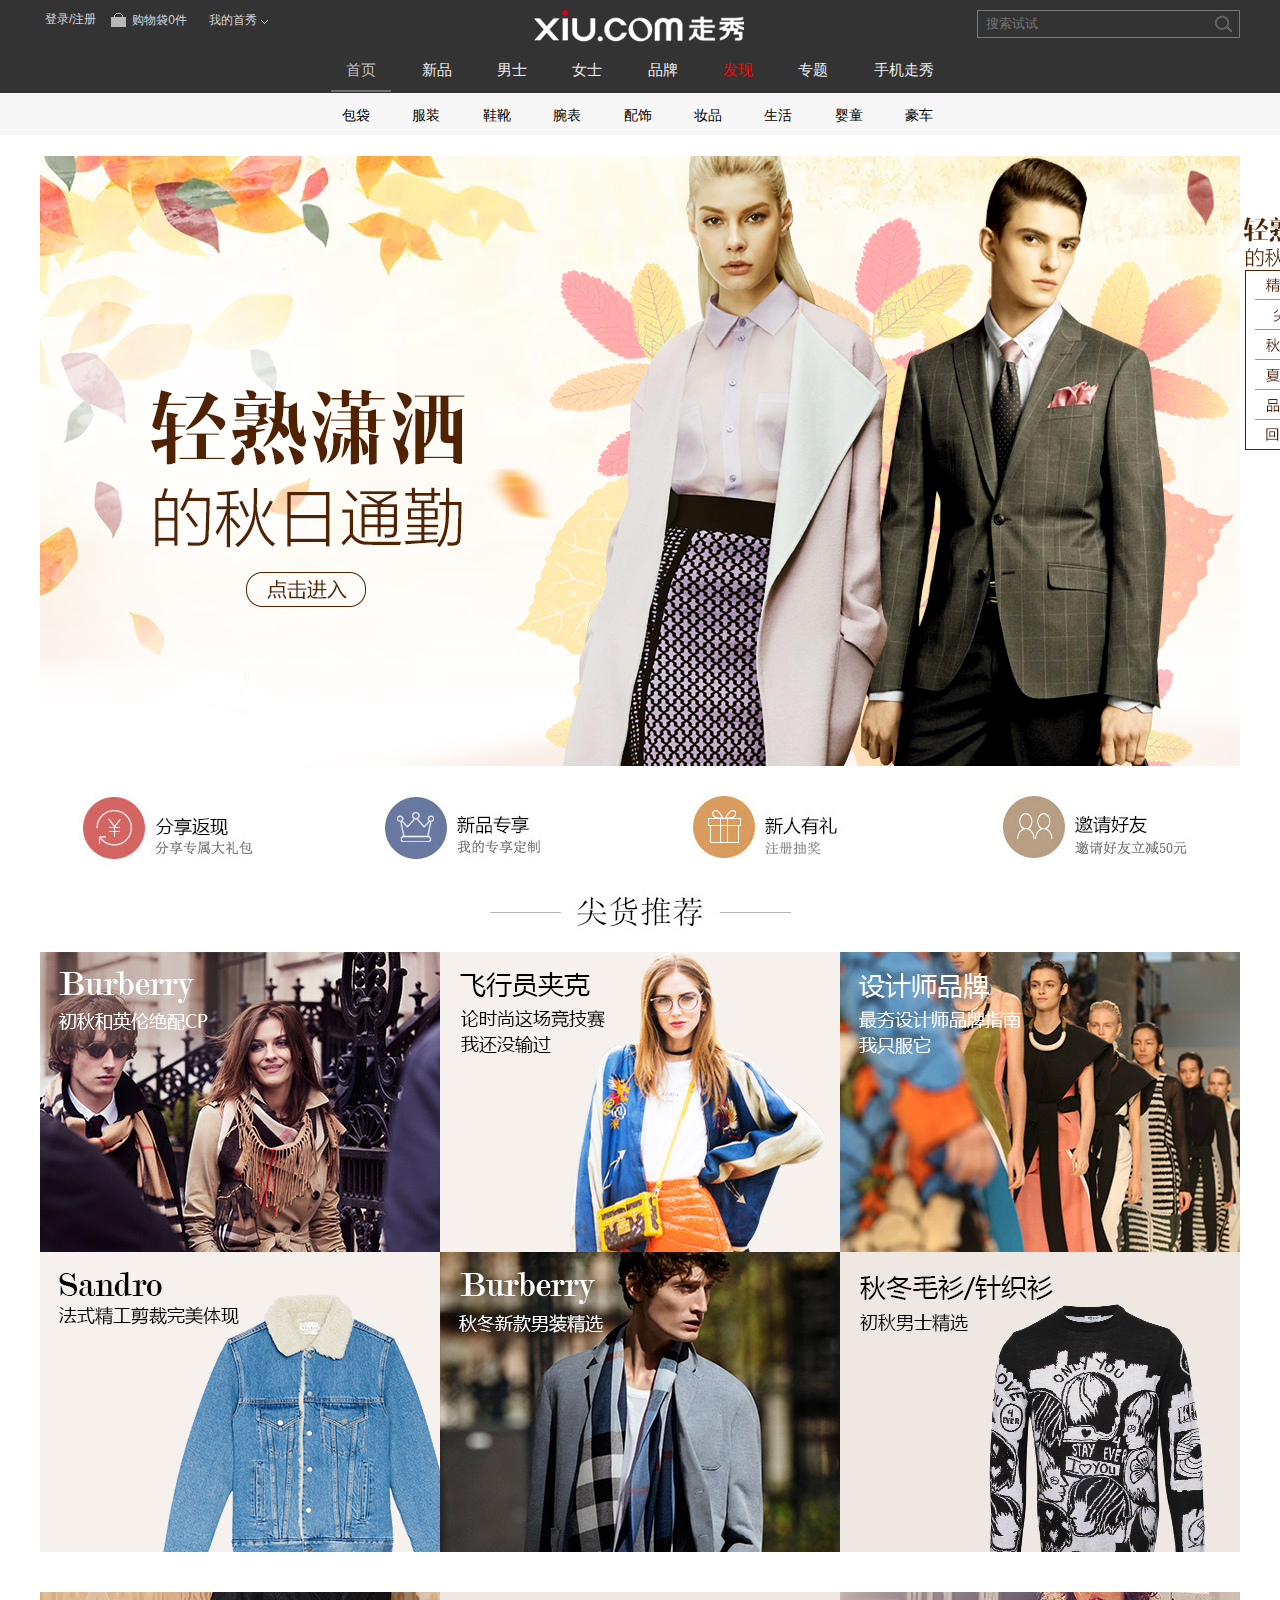
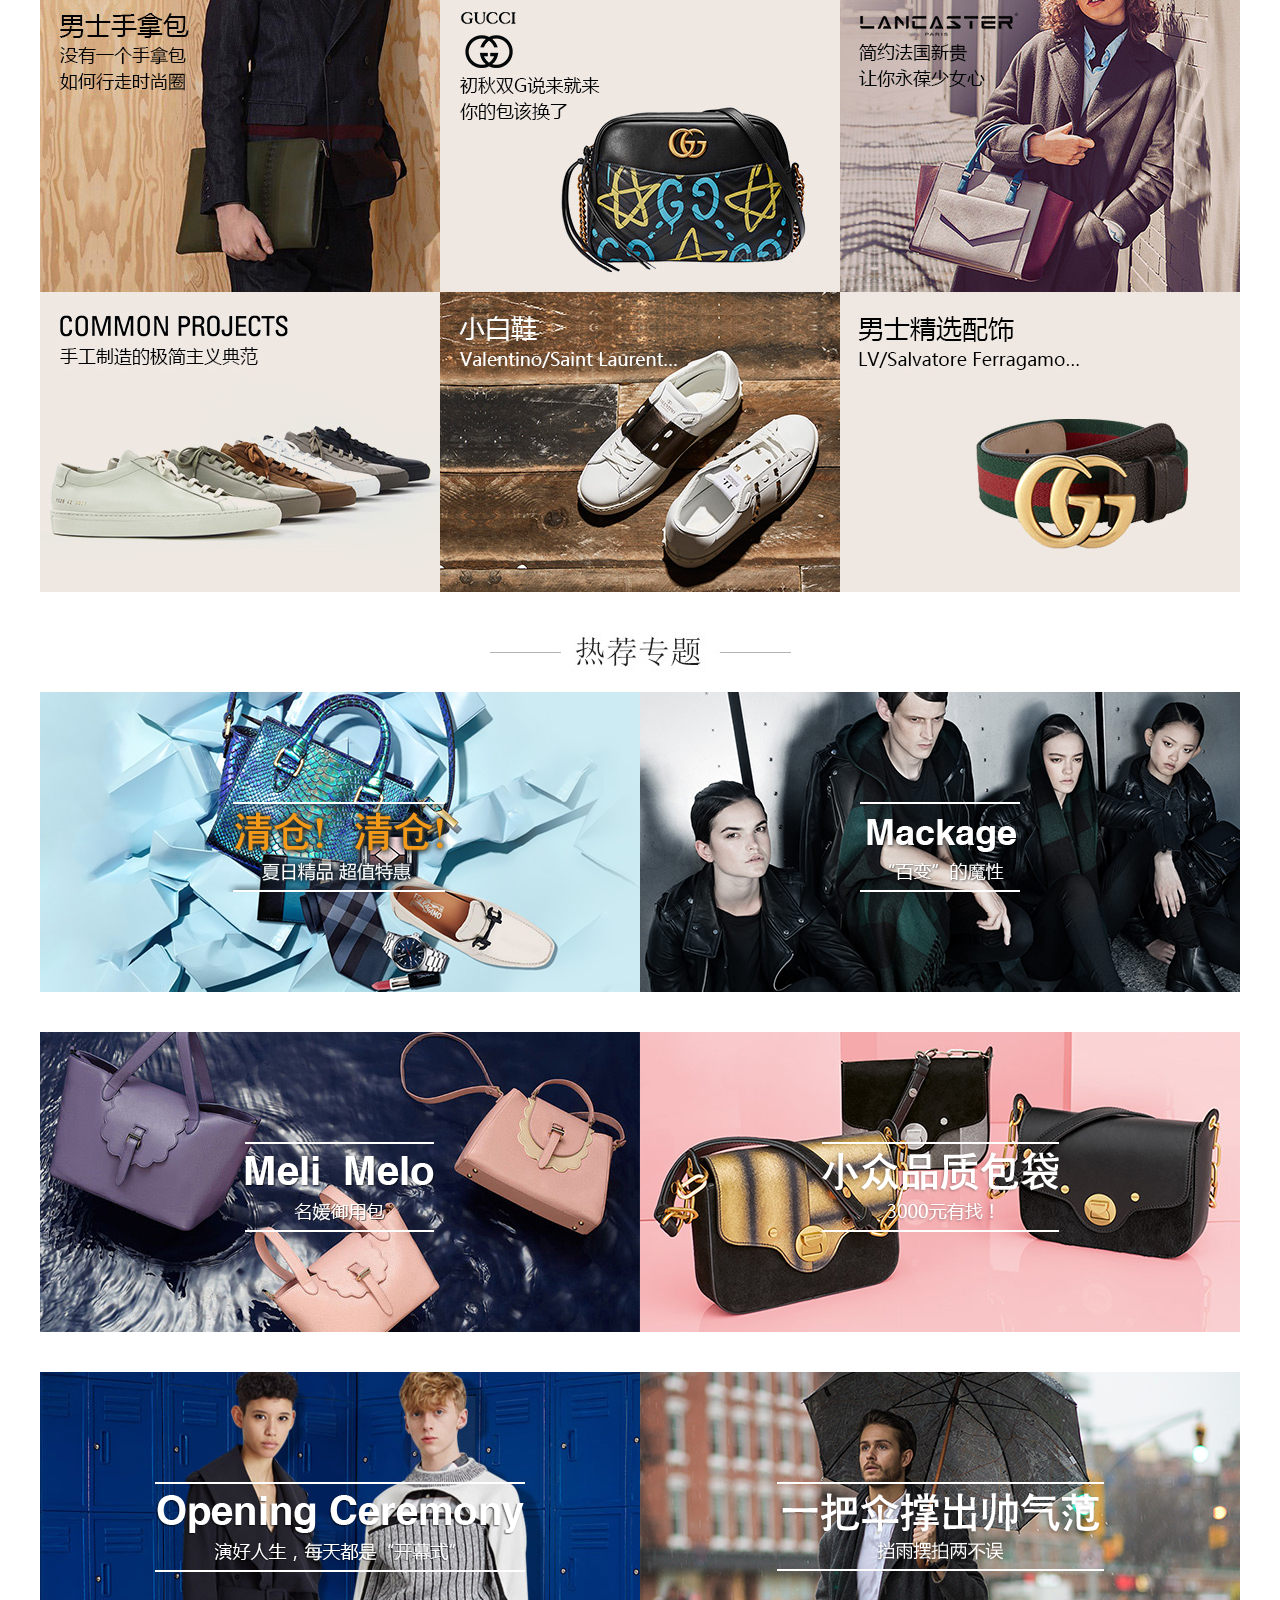
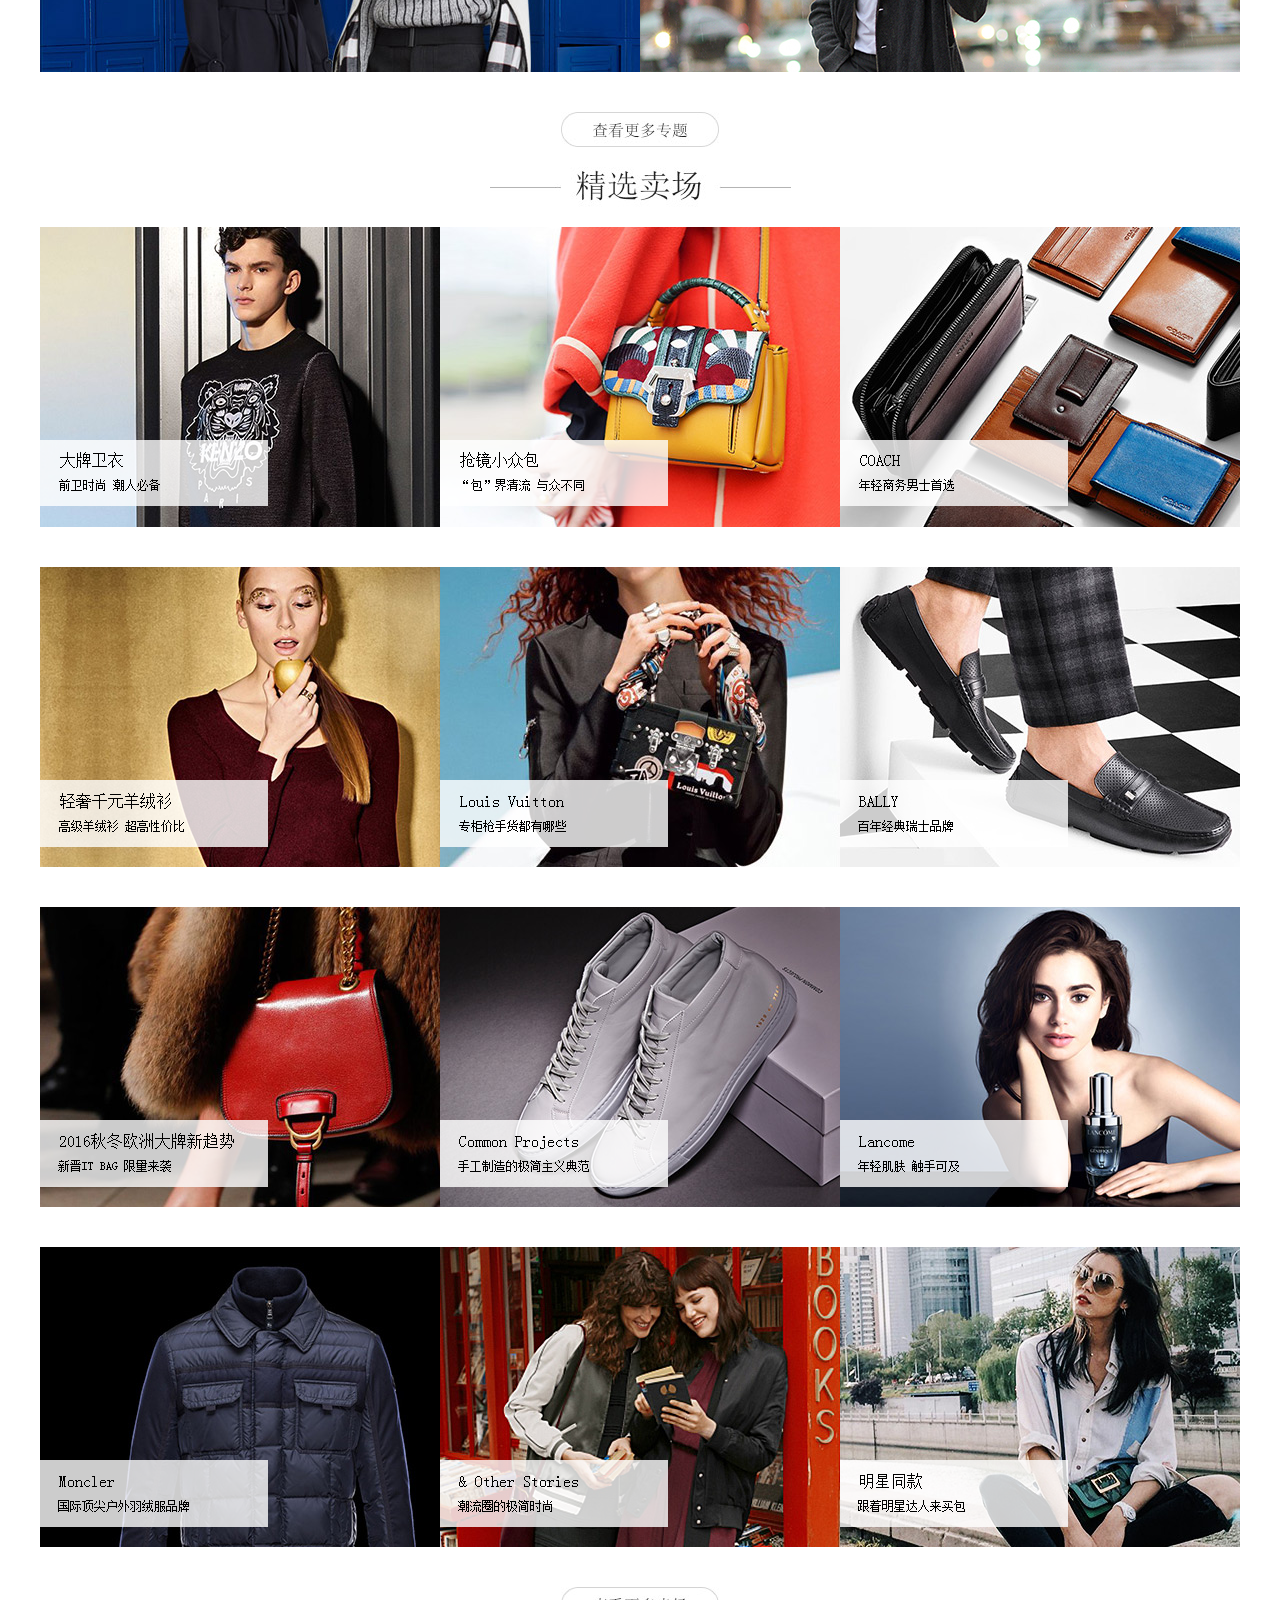
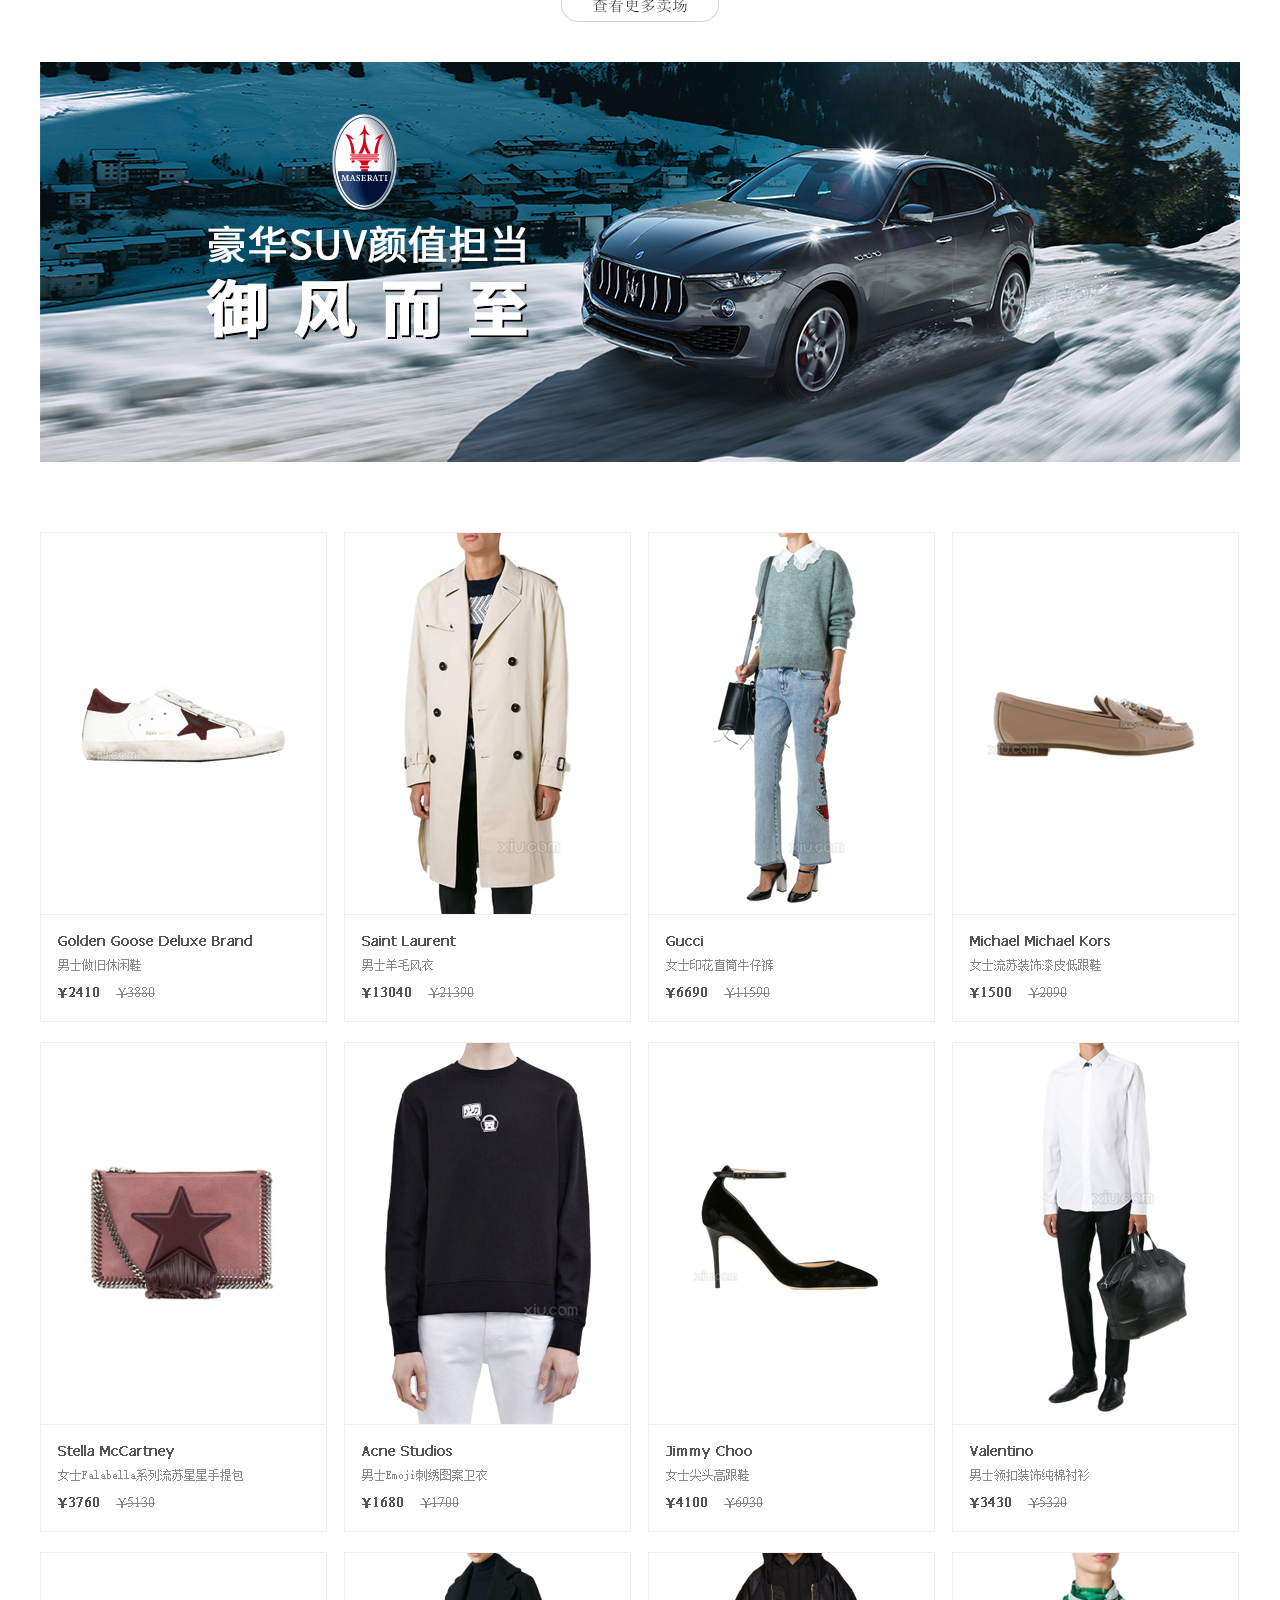
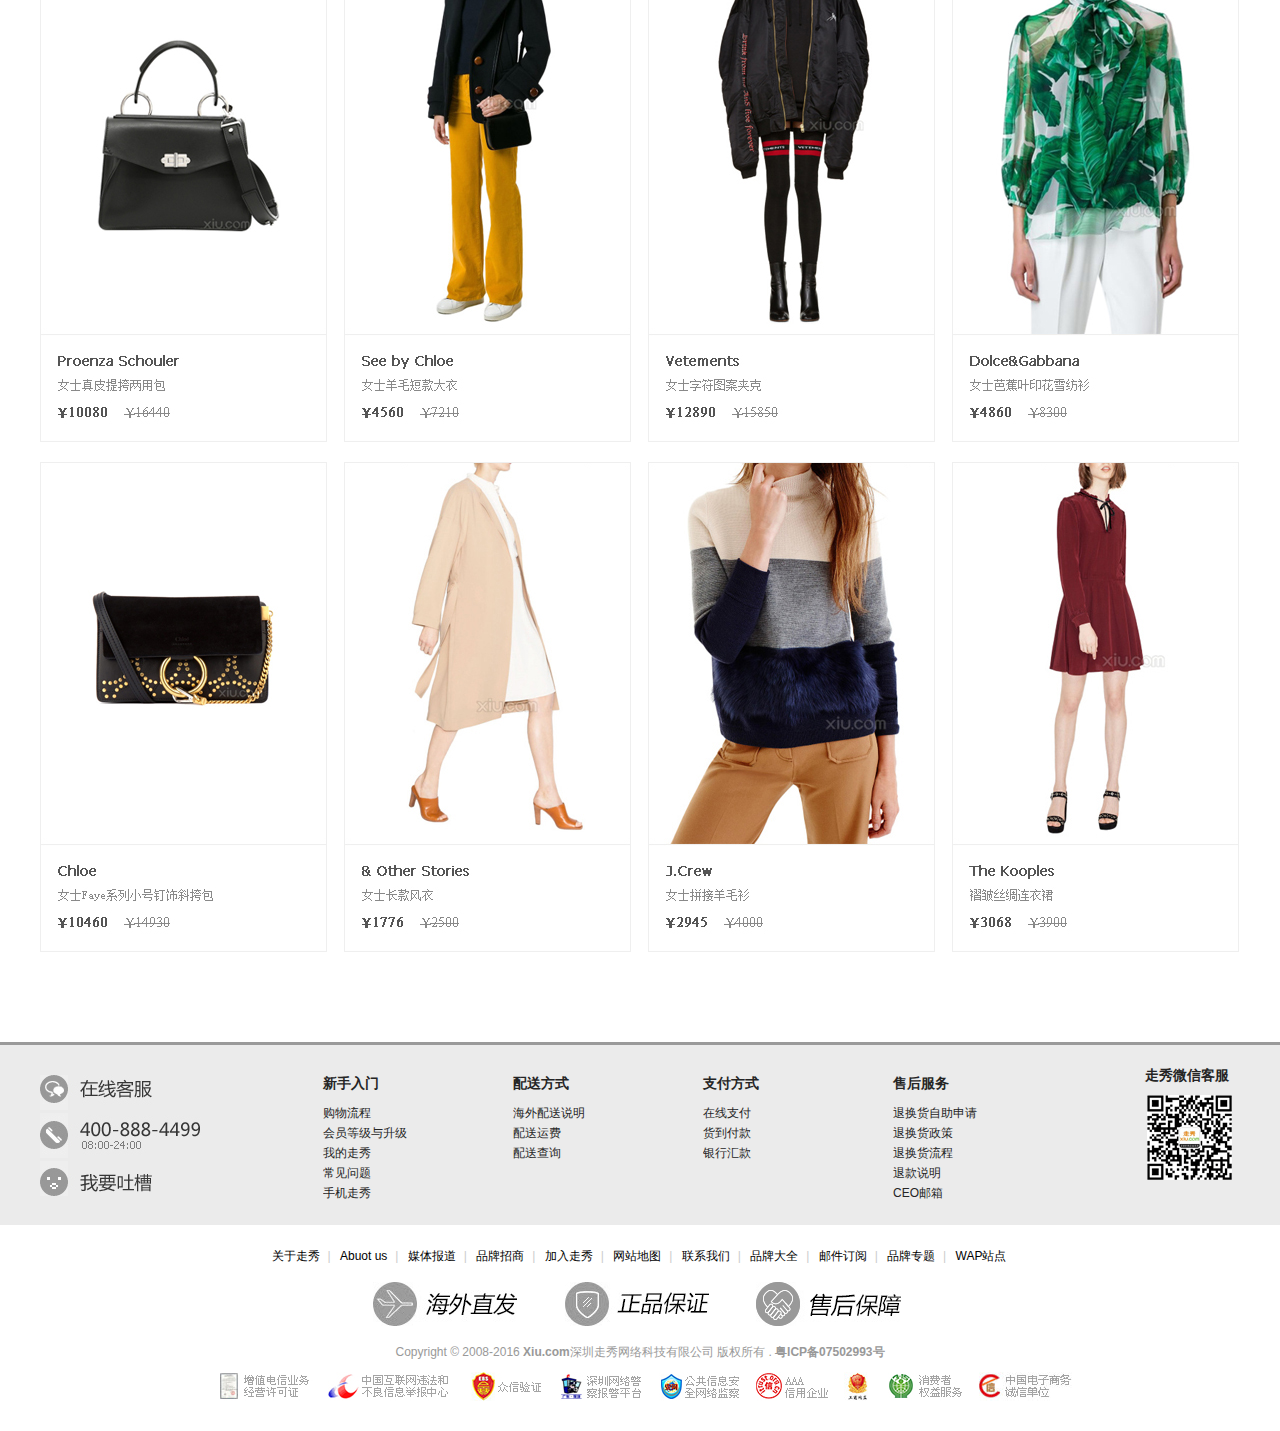
<file: src/index.html>
<!DOCTYPE html>
<html>
	<head>
		<meta charset="UTF-8">
		<title>走秀--主页</title>
		<link rel="stylesheet" type="text/css" href="css/reset.css">
		<link rel="stylesheet" type="text/css" href="css/common.css"/>
		<link rel="stylesheet" type="text/css" href="css/index.css">
		<script src="js/jquery-1.12.0.js" type="text/javascript" charset="utf-8"></script>
		<script src="js/index.js" type="text/javascript" charset="utf-8"></script>
	</head>
	<body>
		<!-- 头部header 开始 -->
		<div id="header">
			<!-- 一级header -->
			<div class="fix_head">
				<div class="head_box">
					<div class="main_wrap">
						<div class="main_box">
						<!-- 利用main_box 和 head 构成了一个巧妙的形式，鼠标经过和初始状态占高不一样，但是整体保持不变 -->
							<!-- 登录注册 -->
							<div class="head">					
								<ul class="head_login">
									<li class="my_login">
										<a href="#">登录/注册</a>
									</li>
									<li class="my_bag">
										<a href="#">购物袋0件</a>
										<div class="myBag_con"></div>
									</li>
									<li class="my_xiu">
										<a href="#">我的首秀</a>
										<div class="myXiu_menu " id="my_xiu" style="display: none;">
											<a rel="nofollow" href="">我的订单</a>
											<a rel="nofollow" href="">自助退货</a>
											<a rel="nofollow" href="">我的收藏</a>
											<a rel="nofollow" href="">帮助中心</a>
											<a rel="nofollow" href="">全部吐槽</a>
										</div>
									</li>
								</ul>
							</div>
							<!-- logo -->
							<div class="logo">
								<a href="#"></a>
							</div>
							<!-- 搜索 -->
							<div class="search_wrap">
								<div class="search">
									<!-- label解决placeholder的兼容问题 -->
									<!-- 点击利用jq隐藏label -->

									<!-- 
									<label for="sea_input" class="sea_label">搜索试试</label>
									 -->

									<input type="text" id="sea_input" placeholder="搜索试试">
									<button class="btn"></button>
								</div>
							</div>
							<div class="clear"></div>

							<!-- 一级导航 -->
							<div class="navBox">
								<ul class="navList">
									<li>
										<a href="" class="navCheck">首页</a>
									</li>
									<li>
										<a href="#">新品</a>
									</li>
									<li>
										<a href="#">男士</a>
									</li>
									<li>
										<a href="#">女士</a>
									</li>
									<li>
										<a href="#">品牌</a>
									</li>
									<li>
										<a href="#"><span class="fine">发现</span></a>
									</li>
									<li>
										<a href="#">专题</a>
									</li>
									<li>
										<a href="#">手机走秀</a>
									</li>
								</ul>
							</div>
						</div><!-- main_box -->
					</div>					
				</div>
			</div><!-- fix_head -->

			<div class="clear"></div>

			<!-- 二级导航栏的js -->
			<!-- <script src="#"></script> -->
			<!-- 二级导航 -->
			<div class="fix_head2">
				<div class="nav_box" id="nav_box">
					<div class="nav">
						<ul class="clear">

							<!-- 包袋 -->
							<li class="menu_li">
								<a href="#"><span>包袋</span></a>
								<!-- 二级导航栏下的菜单 -->
								<!--JS处理-->
								<!-- height: 0; opacity: 0; display: none; -->
								<div class="menu_tab" style="height: 0px; opacity: 0; display: none;">
									<div class="tab_box">
										<div class="tab_con">
											<!-- 左边的分类 -->
											<div class="tab_con_type">
												<!--精选频道-->
												<dl class="jxpd">
													<dt><h4><a href="">精选频道</a></h4></dt>
													<dd></dd>
												</dl>
												<!-- 女士包袋 -->
												<dl>				
													<dt>
														<h4>
															<a href="#">女士包袋</a>
														</h4>
													</dt>
													<dd>
														<a href="#">手提包</a>|
														<a href="#">单肩包</a>|
														<a href="#"><font color="red">斜挎包</font></a>|
														<a href="#">提挎两用包</a>
														<br>
														<a href="#">双肩包</a>|
														<a href="#"><font color="red">钱包</font></a>|
														<a href="#">手拿包/晚宴包</a>|
														<a href="#"><font color="red">化妆包</font></a>
													</dd>
												</dl>
												<!-- 男士包袋 -->
												<dl>				
													<dt>
														<h4>
															<a href="#">男士包袋</a>
														</h4>
													</dt>
													<dd>
														<a href="#">手提包</a>|
														<a href="#"><font color="red">公文包</font></a>|
														<a href="#"><font color="red">单肩包</font></a>|
														<a href="#">斜挎包</a>|
														<a href="#">提挎两用包</a>
														<br>
														<a href="#">双肩包</a>|
														<a href="#"><font color="red">钱包</font></a>|
														<a href="#">手包/夹包</a>
													</dd>
												</dl>
												<!-- 功能箱包 -->
												<dl>				
													<dt>
														<h4>
															<a href="#">功能箱包</a>
														</h4>
													</dt>
													<dd>
														<a href="#">电脑包/袋</a>|
														<a href="#">iPad套</a>|
														<a href="#"><font color="red">摄影包/相机袋</font></a>|
														<a href="#">手机袋/手机壳</a>|
														<a href="#"><font color="red">钥匙包</font></a>|
														<a href="#">名片夹</a>
														<br>
														<a href="#">证件套</a>|
														<a href="#">卡包</a>|
														<a href="#"><font color="red">腰包</font></a>|
														<a href="#">环保袋</a>|
														<a href="#">其他</a>
													</dd>
												</dl>
												<!-- 旅行箱包 -->
												<dl>				
													<dt>
														<h4>
															<a href="#">旅行箱包</a>
														</h4>
													</dt>
													<dd>
														<a href="#">旅行箱</a>|
														<a href="#"><font color="red">旅行包</font></a>|
														<a href="#">登山包</a>
												</dl>
											</div>
											<!-- 右边的热门品牌 -->
											<div class="tab_con_hot">
												<dl class="clear">
													<dt><h4>热门品牌</h4></dt>
													<dd>
														<a href="#">Chanel</a>
														<a href="#">Louis Vuitton</a>
														<a href="#">Chanel</a>
														<a href="#">Louis Vuitton</a>
														<a href="#">Chanel</a>
														<a href="#">Louis Vuitton</a>
														<a href="#">Chanel</a>
														<a href="#">Louis Vuitton</a>
														<a href="#">Chanel</a>
														<a href="#">Louis Vuitton</a>
														<a href="#">Chanel</a>
														<a href="#">Louis Vuitton</a>
														<a href="#">Chanel</a>
														<a href="#">Louis Vuitton</a>
														<a href="#">Chanel</a>
														<a href="#">Louis Vuitton</a>
														<a href="#">Chanel</a>
														<a href="#">Louis Vuitton</a>
														<a href="#">Chanel</a>
														<a href="#">Louis Vuitton</a>
														<a href="#">Chanel</a>
														<a href="#">Louis Vuitton</a>
														<a href="#">Chanel</a>
														<a href="#">Louis Vuitton</a>
														<a href="#">Chanel</a>
														<a href="#">Louis Vuitton</a>
														<a href="#">Chanel</a>
														<a href="#">Louis Vuitton</a>
														<a href="#">Chanel</a>
														<a href="#">Louis Vuitton</a>
														<a href="#">Chanel</a>
														<a href="#">Louis Vuitton</a>
														<a href="#">Chanel</a>
														<a href="#">Louis Vuitton</a>
														<a href="#">Chanel</a>
														<a href="#">Louis Vuitton</a>
													</dd>
												</dl>
											</div>
										</div>
										
										<!--为了美观添加一个空的底部盒子，撑开内容-->
										<div class="clear"></div>
										<div style="height: 10px; width: 200px; float: right;"></div>
									</div>
								</div>
							</li>

							<!-- 服装 -->
							<li class="menu_li">
								<a href="#"><span>服装</span></a>
								<!-- 二级导航栏下的菜单 -->
								<!-- height: 0; opacity: 0; display: none; -->
								<div class="menu_tab" style="height: 817; opacity: 0; display: none;">
									<div class="tab_box">
										<div class="tab_con">
											<div class="tab_con_wrap">
												<!-- 女装 -->
												<!-- 左边的分类 -->
												<div class="tab_cloth_w">

													
													
													<!-- 女装 -->
													<h5>
														<a href="#" style="font-weight: bold;">女装</a>
													</h5>


													<!-- 上装 -->
													<dl class="clear">
														<dt><a href="#">上装：</a></dt>
														<dd>
															<a href="#">风衣</a>|
															<a href="#"><font color="red">POLO衫</font></a>|
															<a href="#">小西装</a>|
															<a href="#">针织衫</a>|
															<a href="#">T恤</a>|
															<a href="#"><font color="red">卫衣</font></a>|
															<a href="#">毛衫/羊毛衫</a>|
															<a href="#">寸衫</a>|
															<a href="#">大衣</a>|
															<a href="#">外套</a>|
															<a href="#">羽绒服</a>|
															<a href="#">棉服</a>|
															<a href="#">皮衣/皮草</a>|
															<a href="#">套装</a>|
															<a href="#">马甲</a>|
															<a href="#">雪纺衫</a>|
															<a href="#"><font color="red">吊带衫/背心</font></a>
														</dd>
													</dl>

													<!-- 下装 -->
													<dl class="clear">
														<dt><a href="#">下装：</a></dt>
														<dd>
															<a href="#">休闲裤</a>|
															<a href="#">牛仔裤</a>|
															<a href="#">短裤</a>|
															<a href="#">西装裤</a>|
															<a href="#"><font color="red">打底裤</font></a>|
															<a href="#">皮裤</a>|
															<a href="#"><font color="red">连体裤</font></a>
														</dd>
													</dl>

													<!-- 裙装 -->
													<dl class="clear">
														<dt><a href="#">裙装：</a></dt>
														<dd>
															<a href="#">连衣裙</a>|
															<a href="#"><font color="red">半身裙</font></a>
														</dd>
													</dl>

													<!-- 内衣 -->
													<dl class="clear">
														<dt><a href="#">内衣：</a></dt>
														<dd>
															<a href="#"><font color="red">文胸</font></a>|
															<a href="#">内裤</a>|
															<a href="#"><font color="red">塑身内衣</font></a>|
															<a href="#">袜子</a>|
															<a href="#">打底内衣</a>|
															<a href="#">睡袍/睡衣/家居服</a>
														</dd>
													</dl>

													<!-- 运动户外 -->
													<dl class="clear">
														<dt><a href="#">运动户外：</a></dt>
														<dd>
															<a href="#"><font color="red">游妆泳帽</font></a>|
															<a href="#">运动服</a>|
															<a href="#">户外服/冲锋衣</a>|
														</dd>
													</dl>

												</div>
												<!-- 右边的热门品牌 -->
												<div class="tab_cloth_hot">
													<div class="clear">
														<h5>热门品牌</h5>
														<p>
															<a href="#">Chanel</a>
															<a href="#">Louis Vuitton</a>
															<a href="#">Chanel</a>
															<a href="#">Louis Vuitton</a>
															<a href="#">Chanel</a>
															<a href="#">Louis Vuitton</a>
															<a href="#">Chanel</a>
															<a href="#">Louis Vuitton</a>
															<a href="#">Chanel</a>
															<a href="#">Louis Vuitton</a>
															<a href="#">Chanel</a>
															<a href="#">Louis Vuitton</a>
															<a href="#">Chanel</a>
															<a href="#">Louis Vuitton</a>
															<a href="#">Chanel</a>
															<a href="#">Louis Vuitton</a>
															<a href="#">Chanel</a>
															<a href="#">Louis Vuitton</a>
															<a href="#">Chanel</a>
															<a href="#">Louis Vuitton</a>
															<a href="#">Chanel</a>
															<a href="#">Louis Vuitton</a>
															<a href="#">Chanel</a>
															<a href="#">Louis Vuitton</a>
															<a href="#">Chanel</a>
															<a href="#">Louis Vuitton</a>
															<a href="#">Chanel</a>
															<a href="#">Louis Vuitton</a>
															<a href="#">Chanel</a>
															<a href="#">Louis Vuitton</a>
															<a href="#">Chanel</a>
															<a href="#">Louis Vuitton</a>
															<a href="#">Chanel</a>
															<a href="#">Louis Vuitton</a>
														</p>
													</div>
												</div>

												<!-- 分割的虚线 -->
												<p class="dashed"></p>

												<!-- 男装 -->
												<!-- 左边的分类 -->
												<div class="tab_cloth_w">
													<h5><a href="#" style="font-weight: bold;">男装</a></h5>

													<!-- 上装 -->
													<dl class="clear">
														<dt><a href="#">上装：</a></dt>
														<dd>
															<a href="#">风衣</a>|
															<a href="#">POLO衫</a>|
															<a href="#"><font color="red">小西装</font></a>|
															<a href="#">针织衫</a>|
															<a href="#"><font color="red">T恤</font></a>|
															<a href="#">卫衣</a>|
															<a href="#">毛衫/羊毛衫</a>|
															<a href="#"><font color="red">寸衫</font></a>|
															<a href="#">大衣</a>|
															<a href="#">外套</a>|
															<a href="#">羽绒服</a>|
															<a href="#">棉服</a>|
															<a href="#">皮衣/皮草</a>|
															<a href="#">套装</a>|
															<a href="#"><font color="red">马甲</font></a>|
															<a href="#">雪纺衫</a>|
															<a href="#">吊带衫/背心</a>
														</dd>
													</dl>

													<!-- 下装 -->
													<dl class="clear">
														<dt><a href="#">下装：</a></dt>
														<dd>
															<a href="#">休闲裤</a>|
															<a href="#"><font color="red">牛仔裤</font></a>|
															<a href="#">短裤</a>|
															<a href="#">西装裤</a>|
															<a href="#">打底裤</a>|
															<a href="#">皮裤</a>|
															<a href="#">连体裤</a>
														</dd>
													</dl>



													<!-- 运动户外 -->
													<dl class="clear">
														<dt><a href="#">运动户外：</a></dt>
														<dd>
															<a href="#">游妆泳帽</a>|
															<a href="#">运动服</a>|
															<a href="#"><font color="red">户外服/冲锋衣</font></a>
														</dd>
													</dl>

												</div>
												<!-- 右边的热门品牌 -->
												<div class="tab_cloth_hot">
													<div class="clear">
														<h5>热门品牌</h5>
														<p>
															<a href="#">Chanel</a>
															<a href="#">Louis Vuitton</a>
															<a href="#">Chanel</a>
															<a href="#">Louis Vuitton</a>
															<a href="#">Chanel</a>
															<a href="#">Louis Vuitton</a>
															<a href="#">Chanel</a>
															<a href="#">Louis Vuitton</a>
															<a href="#">Chanel</a>
															<a href="#">Louis Vuitton</a>
															<a href="#">Chanel</a>
															<a href="#">Louis Vuitton</a>
															<a href="#">Chanel</a>
															<a href="#">Louis Vuitton</a>
															<a href="#">Chanel</a>
															<a href="#">Louis Vuitton</a>
															<a href="#">Chanel</a>
															<a href="#">Louis Vuitton</a>
															<a href="#">Chanel</a>
															<a href="#">Louis Vuitton</a>
															<a href="#">Chanel</a>
															<a href="#">Louis Vuitton</a>
															<a href="#">Chanel</a>
															<a href="#">Louis Vuitton</a>
															<a href="#">Chanel</a>
															<a href="#">Louis Vuitton</a>
															<a href="#">Chanel</a>
														</p>
													</div>
												</div>
											</div>
										</div>
									</div>
								</div>
							</li>

							<!-- 鞋靴 -->
							<li class="menu_li">
								<a href="#"><span>鞋靴</span></a>
								<div class=""></div>
							</li>

							<!-- 腕表 -->
							<li class="menu_li">
								<a href="#"><span>腕表</span></a>
								<div class=""></div>
							</li>

							<!-- 配饰 -->
							<li class="menu_li">
								<a href="#"><span>配饰</span></a>
								<div class=""></div>
							</li>

							<!-- 妆品 -->
							<li class="menu_li">
								<a href="#"><span>妆品</span></a>
								<div class=""></div>
							</li>

							<!-- 生活 -->
							<li class="menu_li">
								<a href="#"><span>生活</span></a>
								<div class=""></div>
							</li>

							<!-- 婴童 -->
							<li class="menu_li">
								<a href="#"><span>婴童</span></a>
								<div class=""></div>
							</li>

							<!-- 豪车 -->
							<li class="menu_li">
								<a href="#"><span>豪车</span></a>
								<div class=""></div>
							</li>
						</ul>
					</div><!-- nav -->

					<!-- 可能需要一个js实现 -->
					<!-- <script type="text/javascript"></script> -->
				</div><!-- nav_box -->
			</div><!-- fix_head2 -->
		</div>
		<div class="clear"></div>
		<!-- 头部header 结束 -->
		
		<!--右侧导航栏nav_right 开始 -->
		<div id="nav_right" style="top: 214.5px;">
			<img src="img/right.png" usemap="#Mapright"/>
			<map name="Mapright">
			    <area shape="rect" coords="11,124,111,155" href="" target="_blank">
			    <area shape="rect" coords="60,153,61,154" href="#">
			    <area shape="rect" coords="11,91,111,125" href="" target="_blank">
			    <area shape="rect" coords="11,184,111,215" href="" target="_blank">
			    <area shape="rect" coords="11,154,111,185" href="" target="_blank">
			    <area shape="rect" coords="11,244,111,285" href="#header" target="_top">
			    <area shape="rect" coords="11,214,111,245" href="" target="_blank">
			</map>
		</div>
		<!--右侧导航栏nav_right 结束 -->

		<!-- content主体内容 开始-->
		<div class="content_wrap">
			<div class="conBox">
				<!-- 活动入口 -->
				<div class="con_Banner">
					<div class="banner">
						<a href="#" target="_blank">
							<img src="img/banner.jpg"/>
						</a>
					</div>
				</div>

				<!-- 快捷入口 -->
				<!--shortcut 快捷-->
				<div class="con_shortcut">
					<a href="#" class="share" target="_blank"></a>
					<a href="#" class="new" target="_blank"></a>
					<a href="#" class="newbie" target="_blank"></a>
					<a href="#" class="friend" target="_blank"></a>
				</div>

				<!-- 尖货推荐 -->
				<div class="con_goods">
					<!--标题-->
					<h3>
						<img src="img/goods_t.jpg"/>
					</h3>
					<!--第一块尖货-->
					<ul>
						<li>
							<a href="#" target="_blank">
								<img src="img/goods_a1 (1).jpg" style="display: inline;"/>
							</a>
						</li>
						<li>
							<a href="#" target="_blank">
								<img src="img/goods_a1 (2).jpg" style="display: inline;"/>
							</a>
						</li>
						<li>
							<a href="#" target="_blank">
								<img src="img/goods_a1 (3).jpg" style="display: inline;"/>
							</a>
						</li>
						<li>
							<a href="#" target="_blank">
								<img src="img/goods_a1 (4).jpg" style="display: inline;"/>
							</a>
						</li>
						<li>
							<a href="#" target="_blank">
								<img src="img/goods_a1 (5).jpg" style="display: inline;"/>
							</a>
						</li>
						<li>
							<a href="#" target="_blank">
								<img src="img/goods_a1 (6).jpg" style="display: inline;"/>
							</a>
						</li>
					</ul>
					<!--第二块尖货-->
					<ul>
						<li>
							<a href="#" target="_blank">
								<img src="img/goods_a1 (7).jpg" style="display: inline;"/>
							</a>
						</li>
						<li>
							<a href="#" target="_blank">
								<img src="img/goods_a1 (8).jpg" style="display: inline;"/>
							</a>
						</li>
						<li>
							<a href="#" target="_blank">
								<img src="img/goods_a1 (9).jpg" style="display: inline;"/>
							</a>
						</li>
						<li>
							<a href="#" target="_blank">
								<img src="img/goods_a1 (10).jpg" style="display: inline;"/>
							</a>
						</li>
						<li>
							<a href="#" target="_blank">
								<img src="img/goods_a1 (11).jpg" style="display: inline;"/>
							</a>
						</li>
						<li>
							<a href="#" target="_blank">
								<img src="img/goods_a1 (12).jpg" style="display: inline;"/>
							</a>
						</li>
					</ul>
				</div>

				<!-- 热荐专题 -->
				<div class="con_hot">
					<!--标题-->
					<h3>
						<img src="img/hot_t.jpg"/>
					</h3>
					
					<!--内容-->
					<ul>
						<li>
							<a href="#" target="_blank">
								<img src="img/beats_06.jpg" class="lazy pic"/>
								<p><img src="img/beats_06t.png"/></p>
							</a>
						</li>
						<li>
							<a href="#" target="_blank">
								<img src="img/beats_01.jpg" class="lazy pic"/>
								<p><img src="img/beats_01.png"/></p>
							</a>
						</li>
						<li>
							<a href="#" target="_blank">
								<img src="img/beats_02.jpg" class="lazy pic"/>
								<p><img src="img/beats_02.png"/></p>
							</a>
						</li>
						<li>
							<a href="#" target="_blank">
								<img src="img/beats_03.jpg" class="lazy pic"/>
								<p><img src="img/beats_03.png"/></p>
							</a>
						</li>
						<li>
							<a href="#" target="_blank">
								<img src="img/beats_04.jpg" class="lazy pic"/>
								<p><img src="img/beats_04.png"/></p>
							</a>
						</li>
						<li>
							<a href="#" target="_blank">
								<img src="img/beats_05.jpg" class="lazy pic"/>
								<p><img src="img/beats_05.png"/></p>
							</a>
						</li>
					</ul>
					
					<!--查看更多-->
					<h3>
						<a href="#" target="_blank">
							<img src="img/more_hot.jpg"/>
						</a>
					</h3>
				</div>

				<!-- 精选卖场 -->
				<div class="con_store">
					<!--标题-->
					<h3>
						<img src="img/stort_t.jpg"/>
					</h3>
					
					<!--内容-->
					<ul>
						<li>
							<a href="#" target="_blank">
								<img src="img/0908sales_01.jpg" class="lazy pic"/>
								<p><img src="img/0908sales_01.png"/></p>
							</a>
						</li>
						<li>
							<a href="#" target="_blank">
								<img src="img/0908sales_02.jpg" class="lazy pic"/>
								<p><img src="img/0908sales_02.png"/></p>
							</a>
						</li>
						<li>
							<a href="#" target="_blank">
								<img src="img/0908sales_03.jpg" class="lazy pic"/>
								<p><img src="img/0908sales_03.png"/></p>
							</a>
						</li>
						<li>
							<a href="#" target="_blank">
								<img src="img/0908sales_04.jpg" class="lazy pic"/>
								<p><img src="img/0908sales_04.png"/></p>
							</a>
						</li>
						<li>
							<a href="#" target="_blank">
								<img src="img/0908sales_05.jpg" class="lazy pic"/>
								<p><img src="img/0908sales_05.png"/></p>
							</a>
						</li>
						<li>
							<a href="#" target="_blank">
								<img src="img/0908sales_06.jpg" class="lazy pic"/>
								<p><img src="img/0908sales_06.png"/></p>
							</a>
						</li>
						<li>
							<a href="#" target="_blank">
								<img src="img/0908sales_07.jpg" class="lazy pic"/>
								<p><img src="img/0908sales_07.png"/></p>
							</a>
						</li>
						<li>
							<a href="#" target="_blank">
								<img src="img/0908sales_08.jpg" class="lazy pic"/>
								<p><img src="img/0908sales_08.png"/></p>
							</a>
						</li>
						<li>
							<a href="#" target="_blank">
								<img src="img/0908sales_09.jpg" class="lazy pic"/>
								<p><img src="img/0908sales_09.png"/></p>
							</a>
						</li>
						<li>
							<a href="#" target="_blank">
								<img src="img/0908sales_10.jpg" class="lazy pic"/>
								<p><img src="img/0908sales_10.png"/></p>
							</a>
						</li>
						<li>
							<a href="#" target="_blank">
								<img src="img/0908sales_11.jpg" class="lazy pic"/>
								<p><img src="img/0908sales_11.png"/></p>
							</a>
						</li>
						<li>
							<a href="#" target="_blank">
								<img src="img/0908sales_12.jpg" class="lazy pic"/>
								<p><img src="img/0908sales_12.png"/></p>
							</a>
						</li>
					</ul>
					
					<!--查看更多-->
					<h3>
						<img src="img/more_stort.jpg"/>
					</h3>
				</div>

				<!-- 豪车入口 -->
				<div class="con_car">
					<a href="#" target="_blank">
						<img src="img/car.jpg"/>
					</a>
				</div>

				<!-- 发现好货 -->
				<div class="con_find">
					<h3></h3>
					<ul>
						<li>
							<a href="#" target="_blank">
								<img src="img/fine (1).jpg"/>
								<!-- 处理添加边框的一种极其独特的方法！ -->
								<!-- p标签是在a标签里面的，看样式。 -->
								<p></p>
							</a>
						</li>
						<li>
							<a href="#" target="_blank">
								<img src="img/fine (2).jpg"/>
								<p></p>
							</a>
						</li>
						<li>
							<a href="#" target="_blank">
								<img src="img/fine (3).jpg"/>
								<p></p>
							</a>
						</li>
						<li>
							<a href="#" target="_blank">
								<img src="img/fine (4).jpg"/>
								<p></p>
							</a>
						</li>
						<li>
							<a href="#" target="_blank">
								<img src="img/fine (5).jpg"/>
								<p></p>
							</a>
						</li>
						<li>
							<a href="#" target="_blank">
								<img src="img/fine (6).jpg"/>
								<p></p>
							</a>
						</li>
						<li>
							<a href="#" target="_blank">
								<img src="img/fine (7).jpg"/>
								<p></p>
							</a>
						</li>
						<li>
							<a href="#" target="_blank">
								<img src="img/fine (8).jpg"/>
								<p></p>
							</a>
						</li>
						<li>
							<a href="#" target="_blank">
								<img src="img/fine (9).jpg"/>
								<p></p>
							</a>
						</li>
						<li>
							<a href="#" target="_blank">
								<img src="img/fine (10).jpg"/>
								<p></p>
							</a>
						</li>
						<li>
							<a href="#" target="_blank">
								<img src="img/fine (11).jpg"/>
								<p></p>
							</a>
						</li>
						<li>
							<a href="#" target="_blank">
								<img src="img/fine (12).jpg"/>
								<p></p>
							</a>
						</li>
						<li>
							<a href="#" target="_blank">
								<img src="img/fine (13).jpg"/>
								<p></p>
							</a>
						</li>
						<li>
							<a href="#" target="_blank">
								<img src="img/fine (14).jpg"/>
								<p></p>
							</a>
						</li>
						<li>
							<a href="#" target="_blank">
								<img src="img/fine (15).jpg"/>
								<p></p>
							</a>
						</li>
						<li>
							<a href="#" target="_blank">
								<img src="img/fine (16).jpg"/>
								<p></p>
							</a>
						</li>
					</ul>
					<h3></h3>
				</div>
				
			</div><!-- conBox -->
		</div>
		<!-- content主体内容 结束-->
		
		<!-- footer页脚部分 开始 -->
		<div class="footer_wrap">
			<div class="footer">
				<!--服务详情-->
				<div class="foot_server">
					<div class="server">
						<!--联系电话-->
						<div class="phone">
							<a href="#" class="onlink"></a>
							<p class="num"></p>
							<a href="#" class="tucao"></a>
						</div>
						<!--新手入门-->
						<ul>
							<li class="li_head">新手入门</li>
							<li><a href="#" target="_blank">购物流程</a></li>
							<li><a href="#" target="_blank">会员等级与升级</a></li>
							<li><a href="#" target="_blank">我的走秀</a></li>
							<li><a href="#" target="_blank">常见问题</a></li>
							<li><a href="#" target="_blank">手机走秀</a></li>
						</ul>
						<!--配送方式-->
						<ul>
							<li class="li_head">配送方式</li>
							<li><a href="#" target="_blank">海外配送说明</a></li>
							<li><a href="#" target="_blank">配送运费</a></li>
							<li><a href="#" target="_blank">配送查询</a></li>
						</ul>
						<!--支付方式-->
						<ul>
							<li class="li_head">支付方式</li>
							<li><a href="#" target="_blank">在线支付</a></li>
							<li><a href="#" target="_blank">货到付款</a></li>
							<li><a href="#" target="_blank">银行汇款</a></li>
						</ul>
						<!--售后服务-->
						<ul>
							<li class="li_head">售后服务</li>
							<li><a href="#" target="_blank">退换货自助申请</a></li>
							<li><a href="#" target="_blank">退换货政策</a></li>
							<li><a href="#" target="_blank">退换货流程</a></li>
							<li><a href="#" target="_blank">退款说明</a></li>
							<li><a href="#" target="_blank">CEO邮箱</a></li>
						</ul>
						<!--扫二维码-->
						<dl class="ewm">
							<dt>走秀微信客服</dt>
							<dd></dd>
						</dl>
					</div>
				</div>
				
				<!--链接导航-->
				<div class="foot_link">
					<div class="link_con">
						<ul>
							<li><a href="#">关于走秀</a>|</li>
							<li><a href="#">Abuot us</a>|</li>
							<li><a href="#">媒体报道</a>|</li>
							<li><a href="#">品牌招商</a>|</li>
							<li><a href="#">加入走秀</a>|</li>
							<li><a href="#">网站地图</a>|</li>
							<li><a href="#">联系我们</a>|</li>
							<li><a href="#">品牌大全</a>|</li>
							<li><a href="#">邮件订阅</a>|</li>
							<li><a href="#">品牌专题</a>|</li>
							<li><a href="#">WAP站点</a></li>
						</ul>
					</div>
				</div>

				<!-- 海外正品 -->
				<div class="foot_hwzp">
					<a href="#" target="_blank" title="海外直发" class="f1"></a>
					<a href="#" target="_blank" title="正品保证" class="f2"></a>
					<a href="#" target="_blank" title="售后保障" class="f3"></a>
				</div>
				
				<!--网站声明-->
				<div class="foot_explain">
					<p>
						Copyright © 2008-2016 <a href="#">Xiu.com</a>深圳走秀网络科技有限公司 版权所有 . <a href="#">粤ICP备07502993号</a>
					</p>
				</div>
				
				<!--法律安全-->
				<div class="foot_law">
					<a href="#" target="_blank">
						<img src="img/c_01.jpg" alt="">
					</a>
					<a href="#" target="_blank">
						<img src="img/c_02.jpg" alt="">
					</a>
					<a href="#" target="_blank">
						<img src="img/c_03.jpg" alt="">
					</a>
					<a href="#" target="_blank">
						<img src="img/c_04.jpg" alt="">
					</a>
					<a href="#" target="_blank">
						<img src="img/c_05.jpg" alt="">
					</a>
					<a href="#" target="_blank">
						<img src="img/c_06.jpg" alt="">
					</a>
					<a href="#" target="_blank">
						<img src="img/c_08.jpg" alt="">
					</a>
					<a href="#" target="_blank">
						<img src="img/c_09.jpg" alt="">
					</a>
					<a href="#" target="_blank">
						<img src="img/c_10.jpg" alt="">
					</a>
				</div>
				<!--法律安全 结束-->
			</div>
		</div>
		<!-- footer页脚部分 结束 -->
	</body>
</html>
</file>
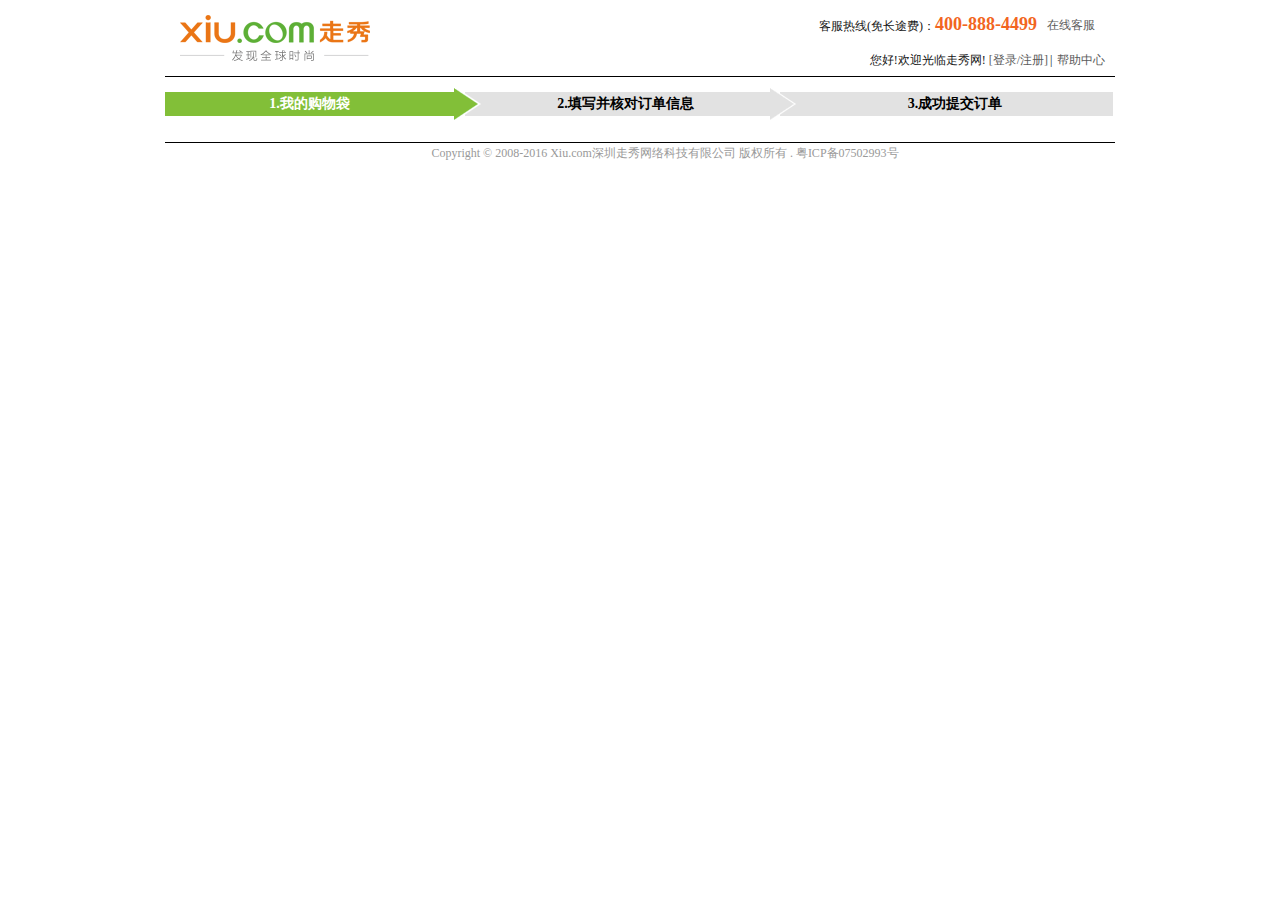
<file: src/html/goodsCar.html>
<!DOCTYPE html>
<html>
	<head>
		<meta charset="UTF-8">
		<title>我的购物袋</title>
		<link rel="stylesheet" type="text/css" href="../css/reset.css"/>
		<link rel="stylesheet" type="text/css" href="../css/goodsCar.css">
	</head>
	<body>
		<!--购物袋页面头部 开始-->
		<div class="s_header rela s_shoppingLine" style="background-image:none;">
		  	<!--左侧logo-->
		  	<h1 class="s_logo" onclick="">
		    	<a href="" title="走秀网 全球时尚 正品保证" class="rela">
		    		走秀网
		    		<b class="abso"></b>
		    	</a>
		 	</h1>
		 	
		 	<!--右侧-->
		  	<div class="s_column abso">
		    	<p class="s_mar">
		      		<a onclick="" title="在线客服">在线客服</a>
		      		<span>客服热线(免长途费)：<b>400-888-4499</b></span>
		    	</p>
		    	<p>
			    	<span id="loginZone">
			    		您好!欢迎光临走秀网!
			    		<a href="" target="_blank" id="loginBtn" title="登录/注册">[登录/注册]</a></span><span class="help_sx">|</span><!-- 这里的span不能换行 -->
			      	<a href="" target="_blank" title="帮助"> 帮助中心 </a>
		    	</p>
		  	</div>
		</div>
		<!-- 购物袋页面头部 结束-->

		<!-- 购物车进度条 开始 -->
		<div class="shop_list_wrap">
			<div class="shop_list">
				<ul class="st_ul">
				  	<li class="sli_bg"><span class="sli_on"></span>1.我的购物袋</li>		
					<li><span class="sli_of"></span>2.填写并核对订单信息</li>
					<li><span class="sli_bg"></span>3.成功提交订单</li>
				</ul>
			</div>
		</div>
		<!-- 购物车进度条 结束 -->













		<!-- footer页脚部分 开始 -->
		<div class="footer_wrap">
			<div class="footer">
				<!--网站声明-->
				<div class="foot_explain">
					<p>
						Copyright © 2008-2016 <a href="#">Xiu.com</a>深圳走秀网络科技有限公司 版权所有 . <a href="#">粤ICP备07502993号</a>
					</p>
				</div>
			</div>
		</div>
		<!-- footer页脚部分 结束 -->


	</body>
</html>
</file>
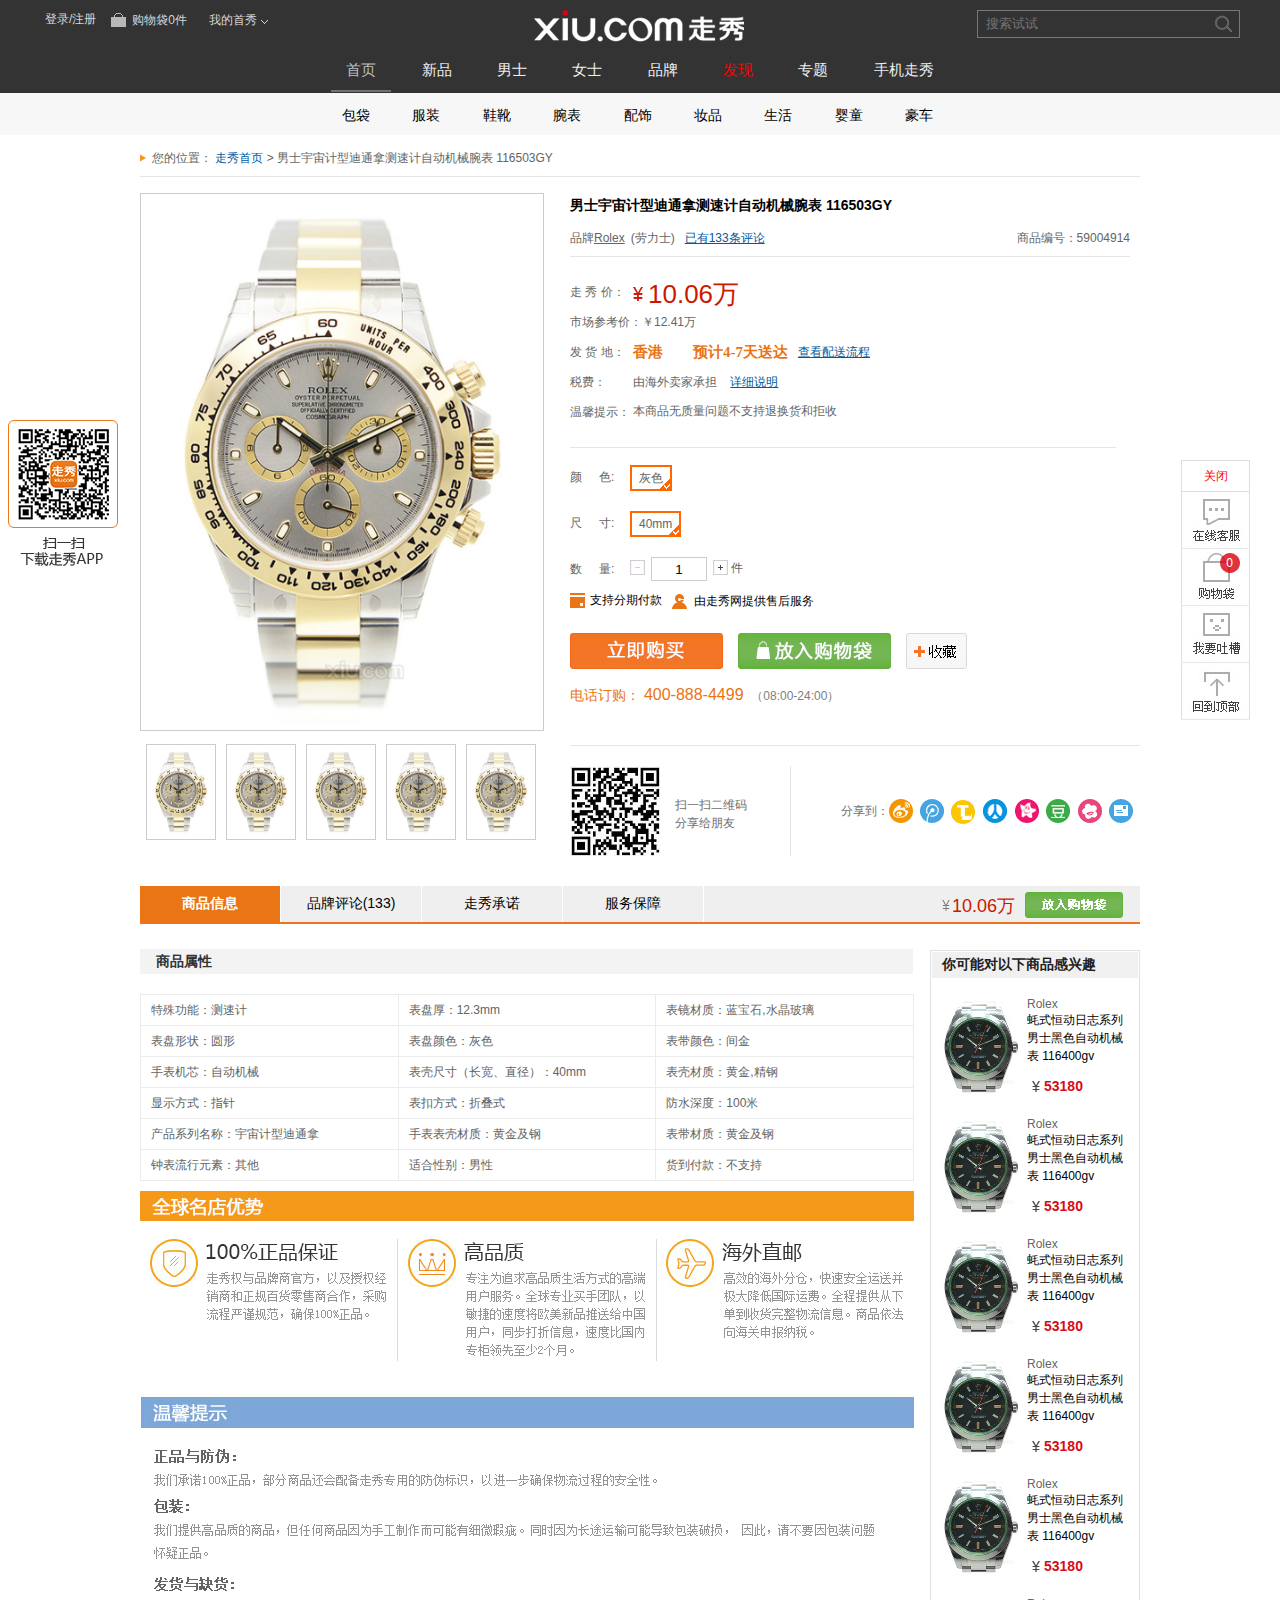
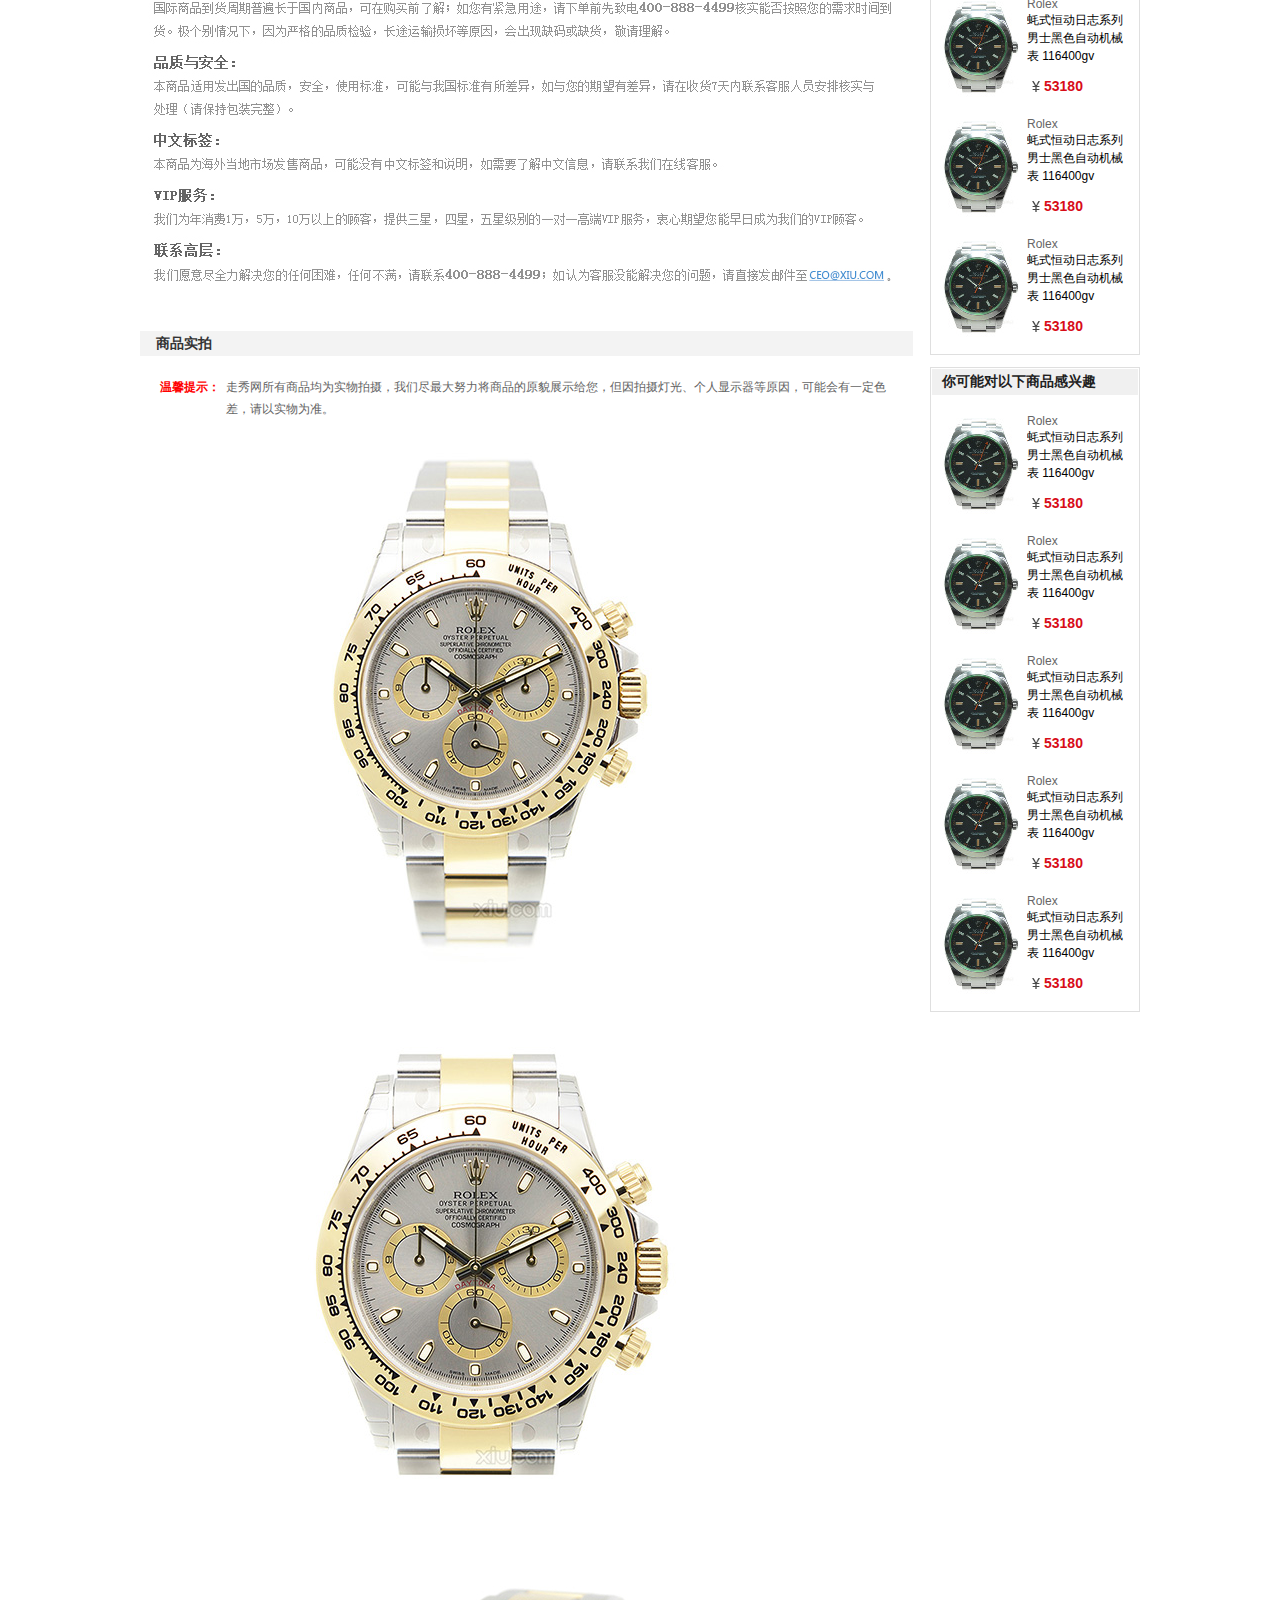
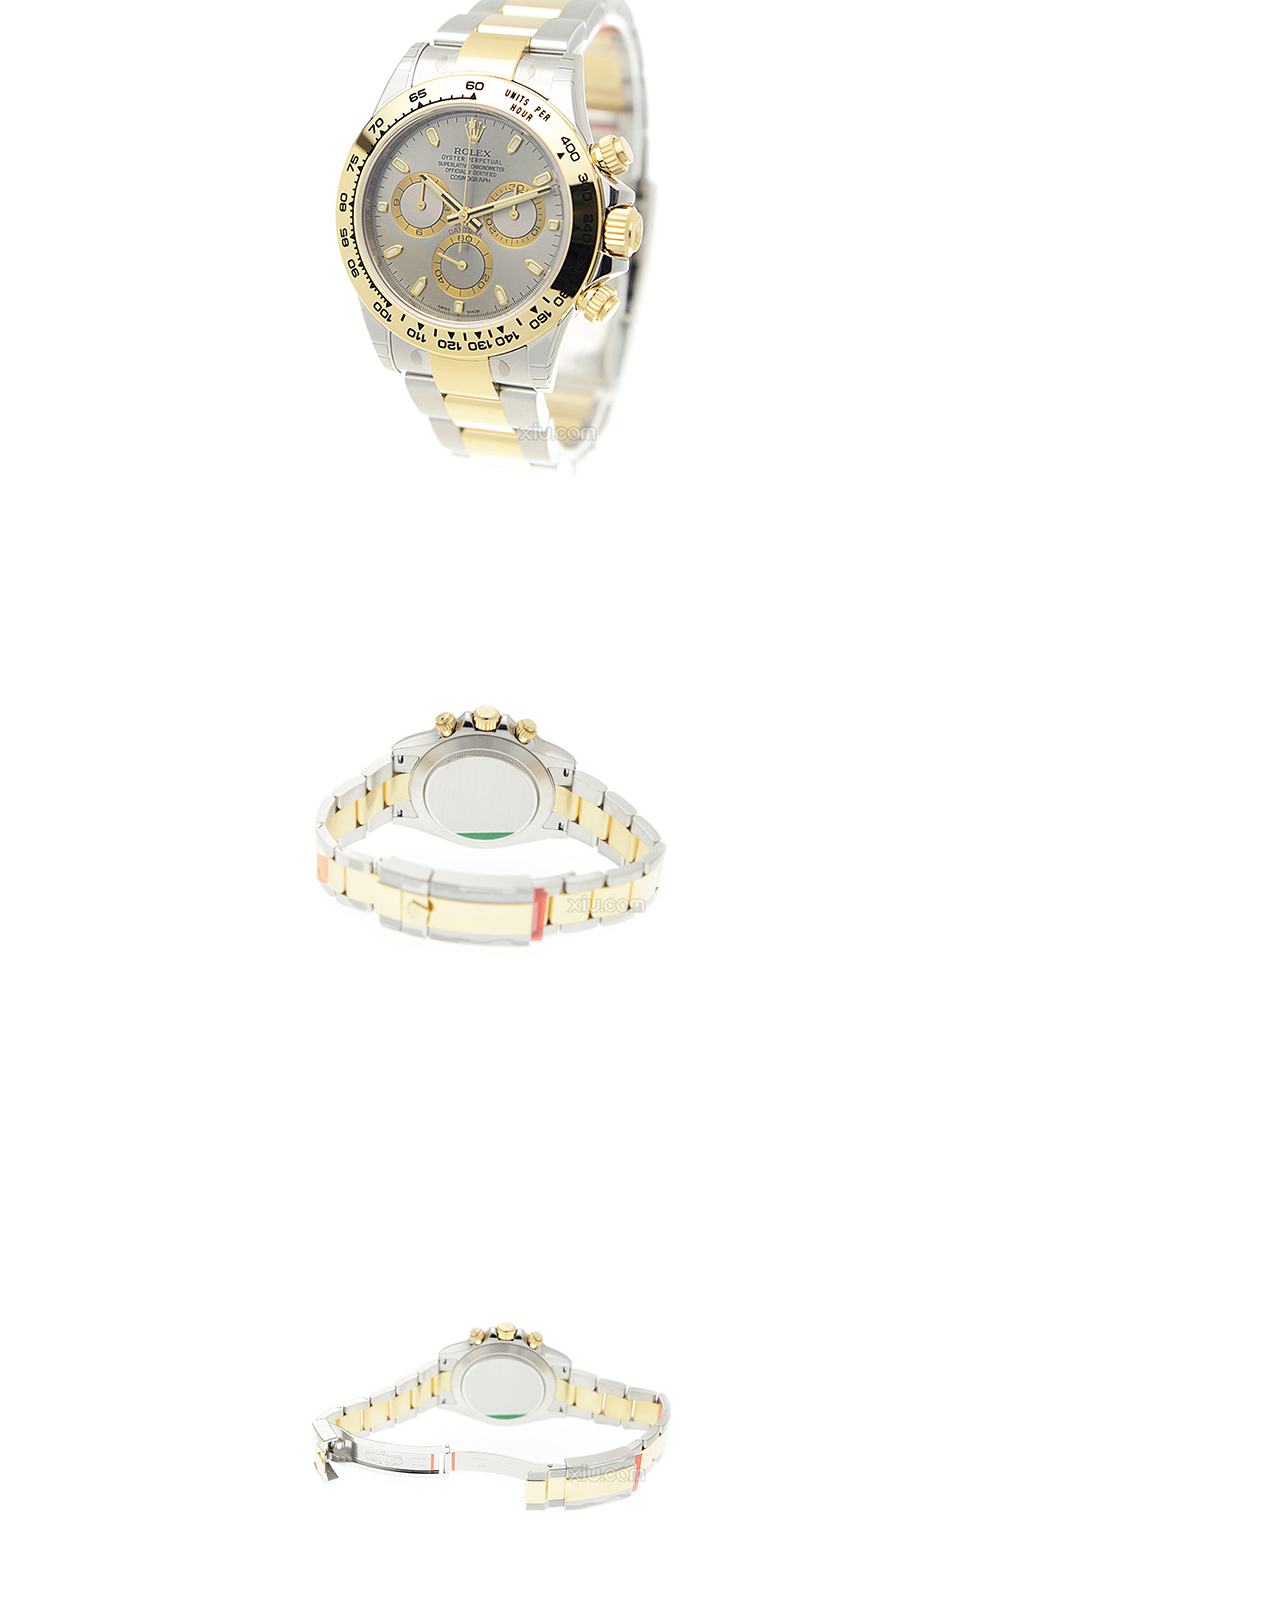
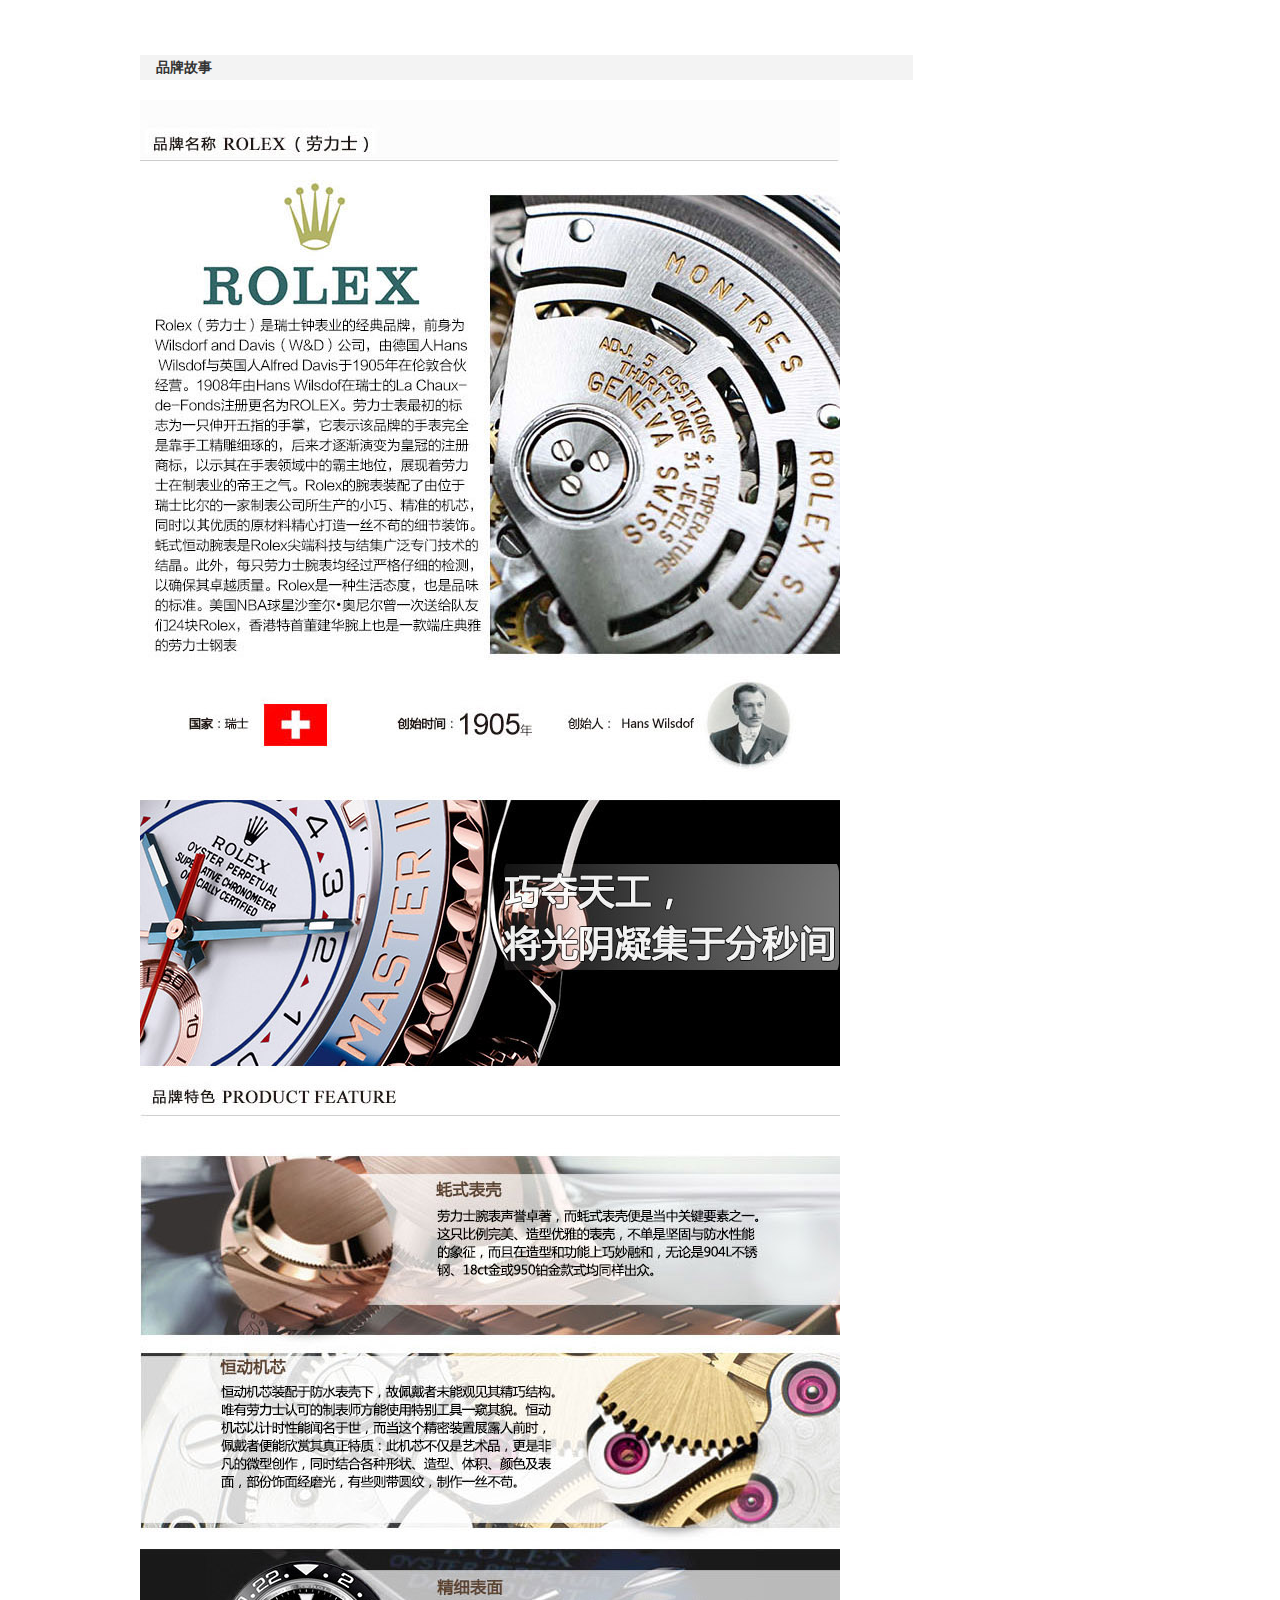
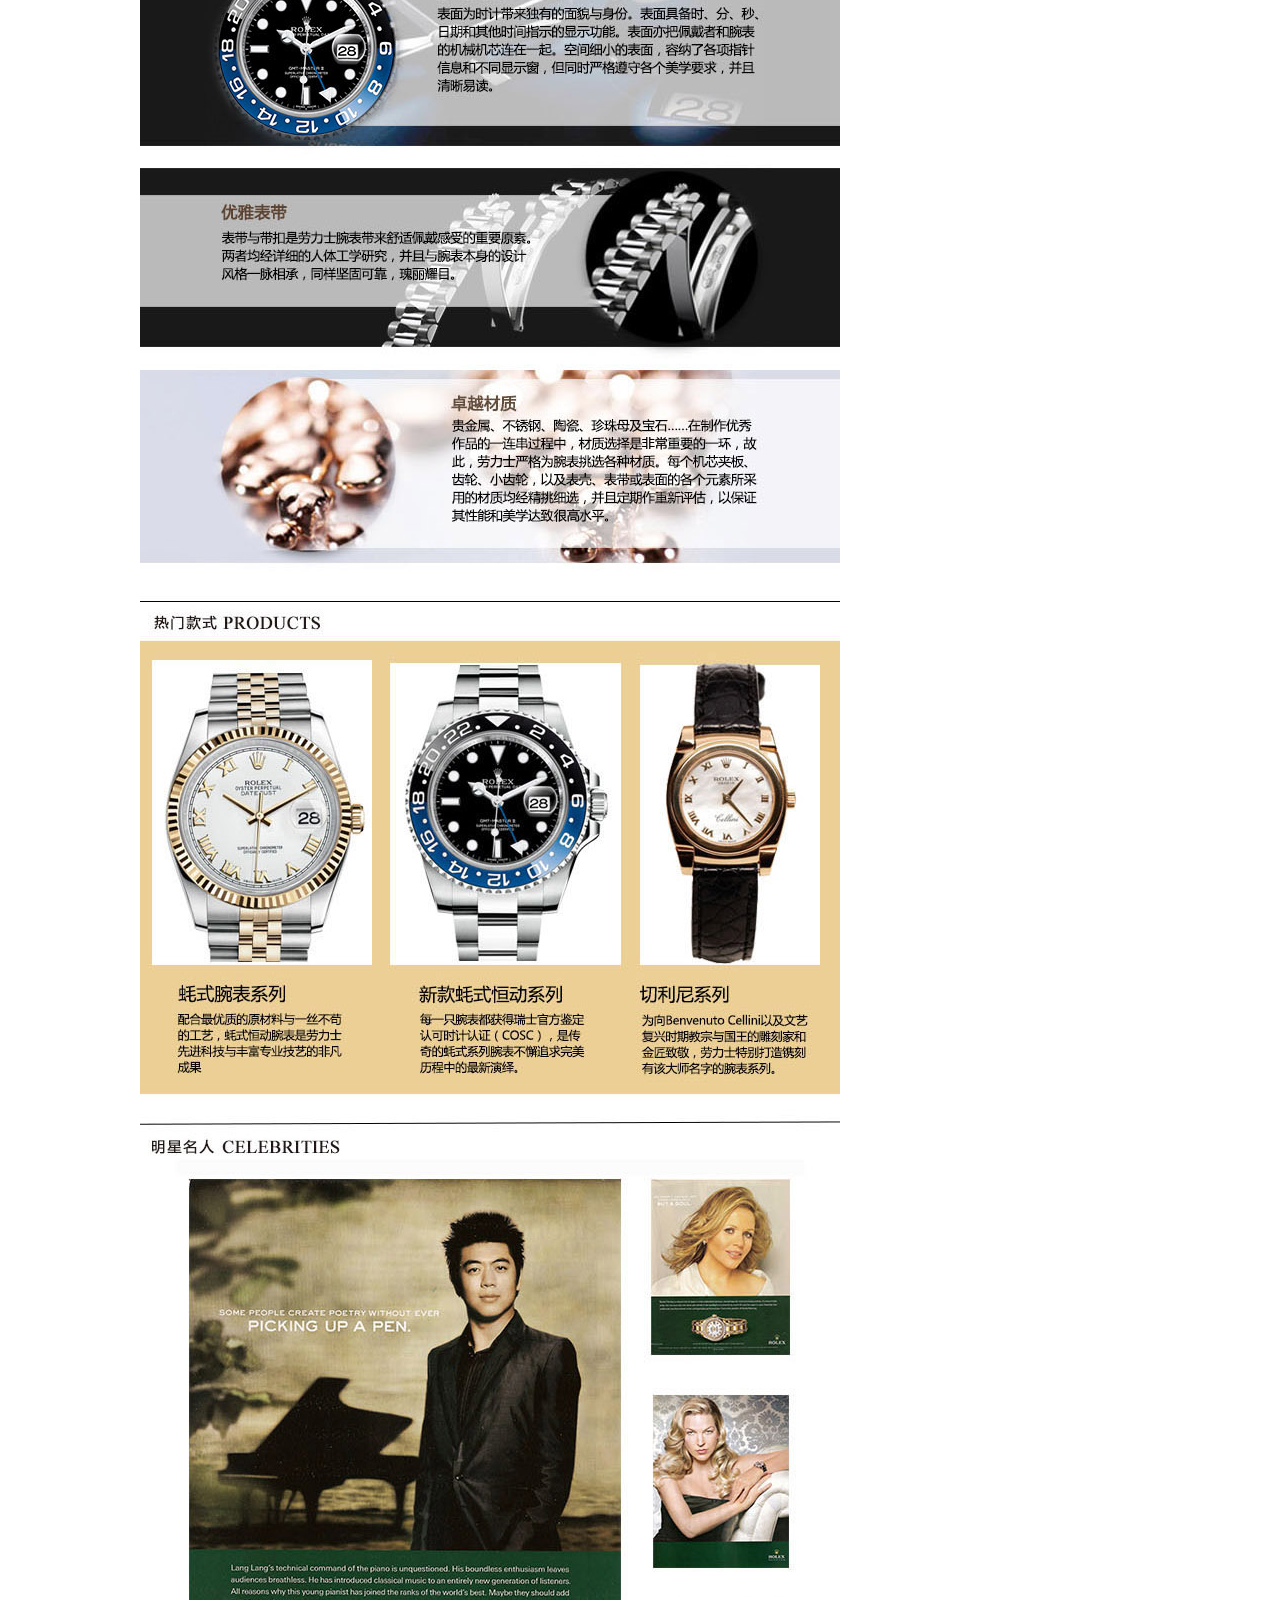
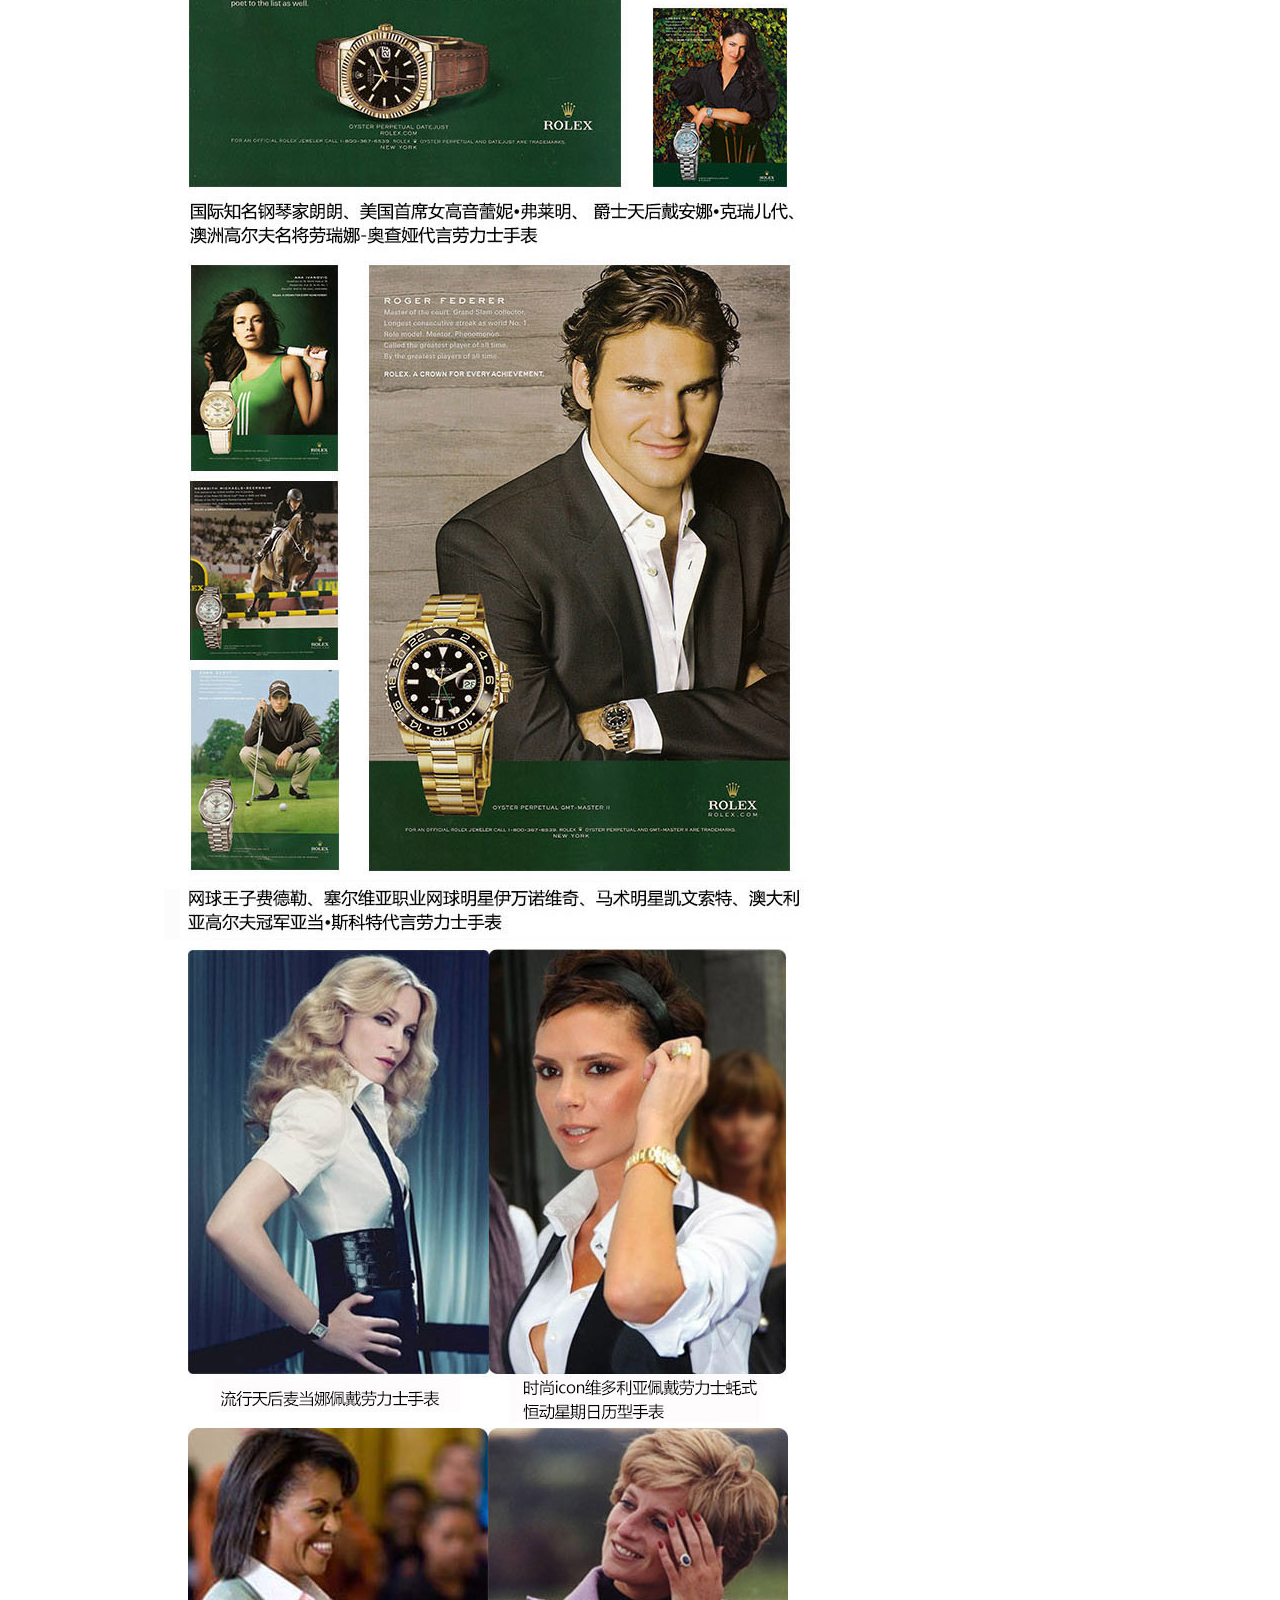
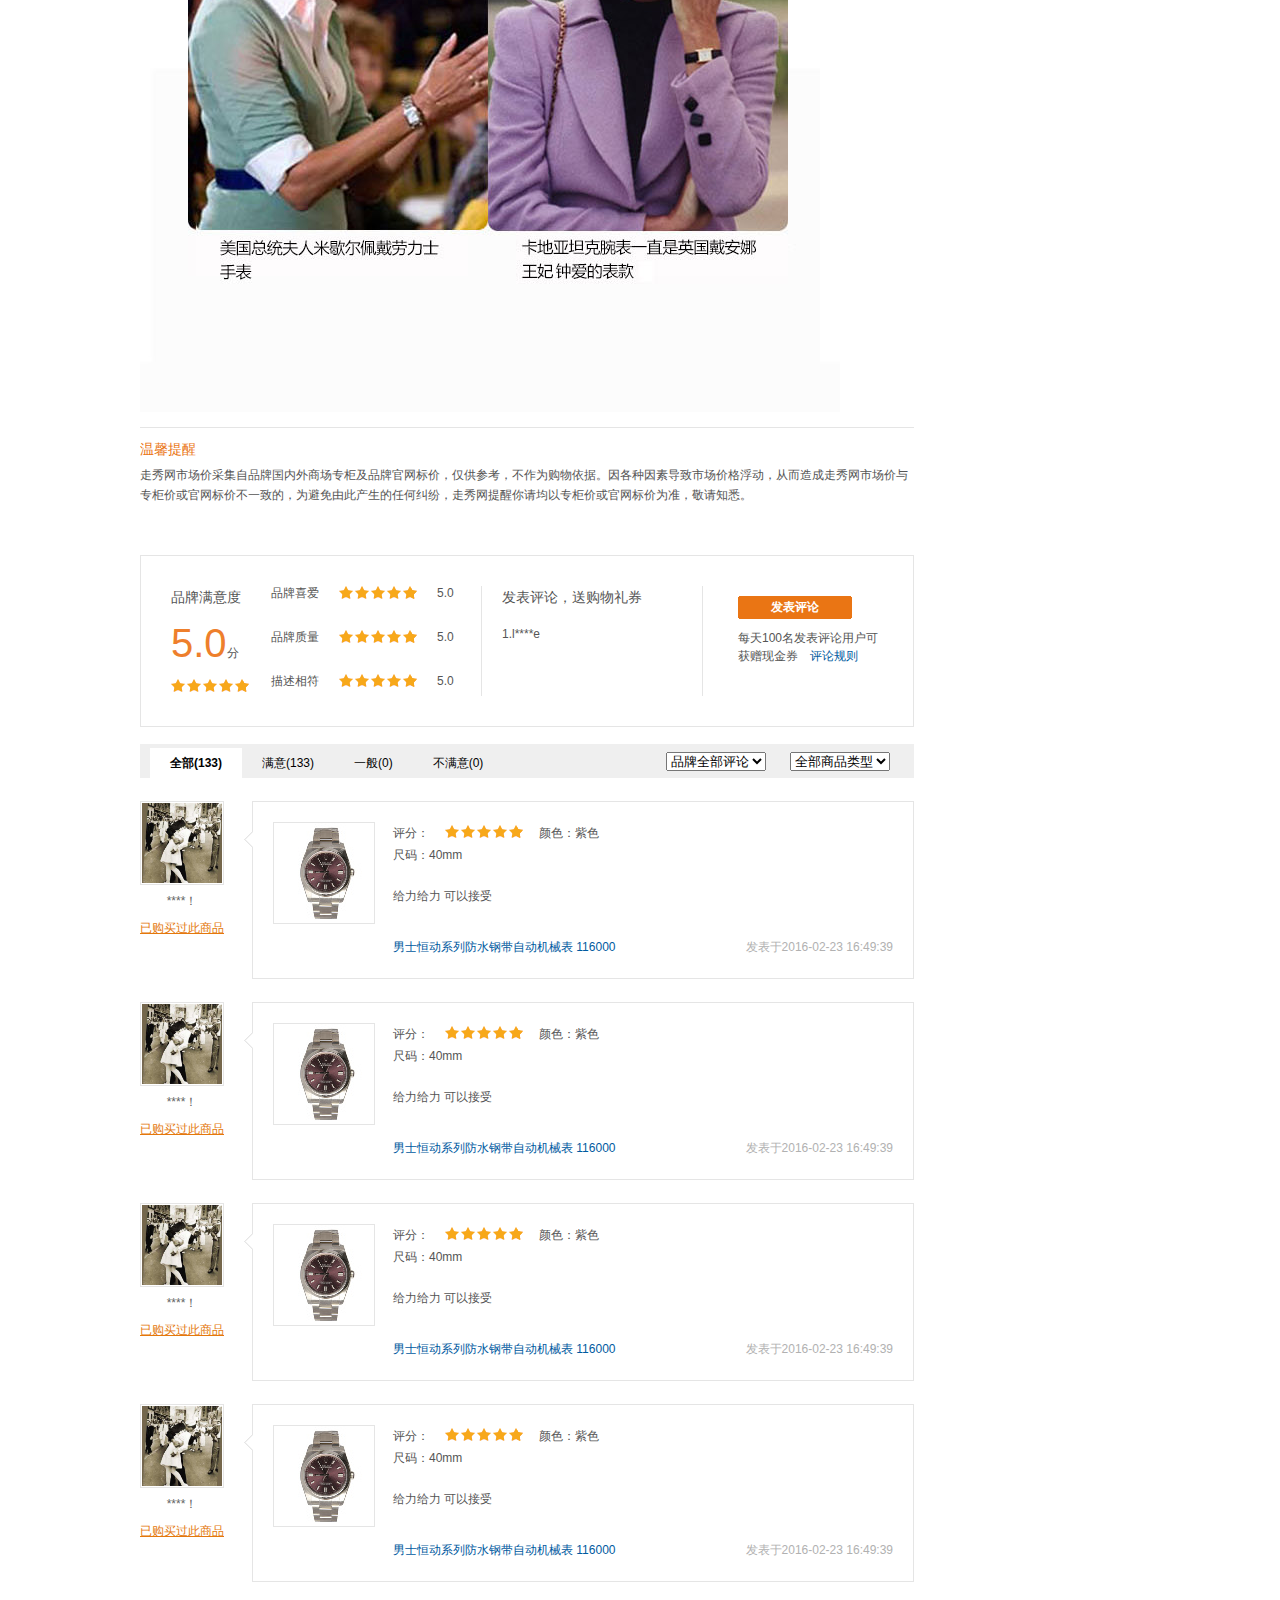
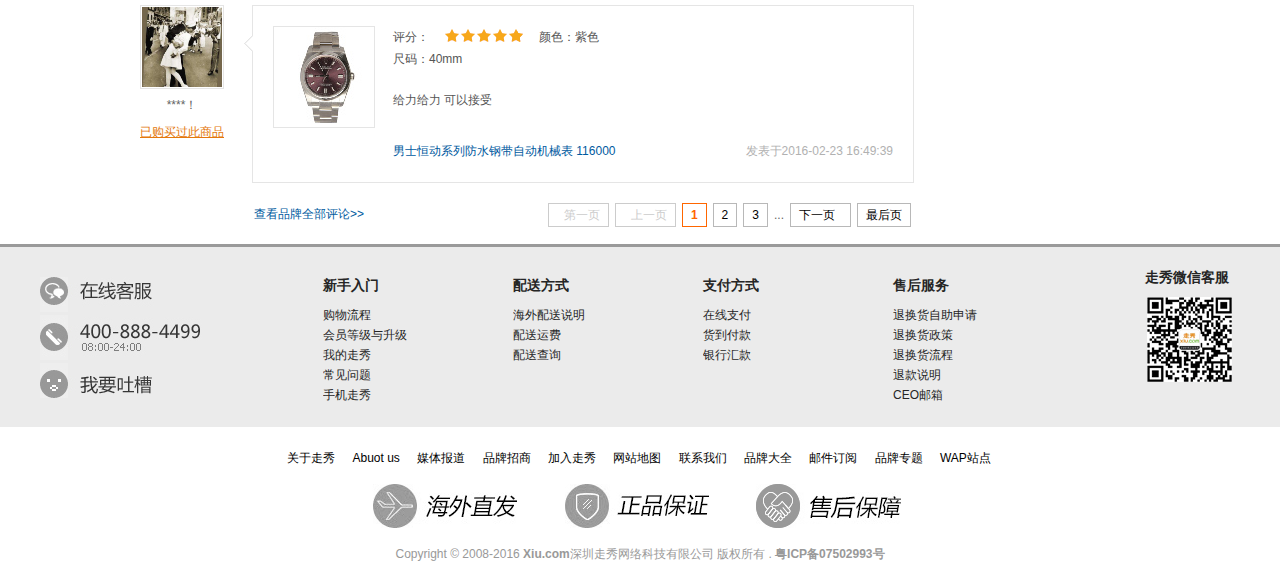
<file: src/html/goodsInfor.html>
<!DOCTYPE html>
<html>
	<head>
		<meta charset="UTF-8">
		<title>走秀--商品详情页</title>
		<link rel="stylesheet" type="text/css" href="../css/reset.css"/>
		<link rel="stylesheet" type="text/css" href="../css/common.css"/>
		<link rel="stylesheet" type="text/css" href="../css/goodsInfor.css"/>
		<script src="../js/jquery-1.12.0.js" type="text/javascript" charset="utf-8"></script>
		<script src="../js/simpleZoom.js" type="text/javascript" charset="utf-8"></script>
		<script src="../js/goodsInfo.js" type="text/javascript" charset="utf-8"></script>
	</head>
	<body>
		
		<!--http://item.xiu.com/product/45720529.shtml#s_id=1_32286_6_2_0-->

		
		<!-- 头部header 开始 -->
		<div id="header">
			<!-- 一级header -->
			<div class="fix_head">
				<div class="head_box">
					<div class="main_wrap">
						<div class="main_box">
						<!-- 利用main_box 和 head 构成了一个巧妙的形式，鼠标经过和初始状态占高不一样，但是整体保持不变 -->
							<!-- 登录注册 -->
							<div class="head">					
								<ul class="head_login">
									<li class="my_login">
										<a href="#">登录/注册</a>
									</li>
									<li class="my_bag">
										<a href="#">购物袋0件</a>
										<div class="myBag_con"></div>
									</li>
									<li class="my_xiu">
										<a href="#">我的首秀</a>
										<div class="myXiu_con"></div>
									</li>
								</ul>
							</div>
							<!-- logo -->
							<div class="logo">
								<a href="#"></a>
							</div>
							<!-- 搜索 -->
							<div class="search_wrap">
								<div class="search">
									<!-- label解决placeholder的兼容问题 -->
									<!-- 点击利用jq隐藏label -->

									<!-- 
									<label for="sea_input" class="sea_label">搜索试试</label>
									 -->

									<input type="text" id="sea_input" placeholder="搜索试试">
									<button class="btn"></button>
								</div>
							</div>
							<div class="clear"></div>

							<!-- 一级导航 -->
							<div class="navBox">
								<ul class="navList">
									<li>
										<a href="#" class="navCheck">首页</a>
									</li>
									<li>
										<a href="#">新品</a>
									</li>
									<li>
										<a href="#">男士</a>
									</li>
									<li>
										<a href="#">女士</a>
									</li>
									<li>
										<a href="#">品牌</a>
									</li>
									<li>
										<a href="#"><span class="fine">发现</span></a>
									</li>
									<li>
										<a href="#">专题</a>
									</li>
									<li>
										<a href="#">手机走秀</a>
									</li>
								</ul>
							</div>
						</div><!-- main_box -->
					</div>					
				</div>
			</div><!-- fix_head -->

			<div class="clear"></div>

			<!-- 二级导航栏的js -->
			<!-- <script src="#"></script> -->
			<!-- 二级导航 -->
			<div class="fix_head2">
				<div class="nav_box" id="nav_box">
					<div class="nav">
						<ul class="clear">

							<!-- 包袋 -->
							<li class="menu_li">
								<a href="#"><span>包袋</span></a>
								<!-- 二级导航栏下的菜单 -->
								<!-- height: 0; opacity: 0; display: none; -->
								<div class="menu_tab" style="height: 0; opacity: 0; display: none;">
									<div class="tab_box">
										<div class="tab_con">
											<!-- 左边的分类 -->
											<div class="tab_con_type">
												<!-- 女士包袋 -->
												<dl>				
													<dt>
														<h4>
															<a href="#">女士包袋</a>
														</h4>
													</dt>
													<dd>
														<a href="#">手提包</a>
														<a href="#">单肩包</a>
														<a href="#">斜挎包</a>
														<a href="#">提挎两用包</a>
														<br>
														<a href="#">双肩包</a>
														<a href="#">钱包</a>
														<a href="#">手拿包/晚宴包</a>
														<a href="#">化妆包</a>
													</dd>
												</dl>
												<!-- 男士包袋 -->
												<dl>				
													<dt>
														<h4>
															<a href="#">男士包袋</a>
														</h4>
													</dt>
													<dd>
														<a href="#">手提包</a>
														<a href="#">公文包</a>
														<a href="#">单肩包</a>
														<a href="#">斜挎包</a>
														<a href="#">提挎两用包</a>
														<br>
														<a href="#">双肩包</a>
														<a href="#">钱包</a>
														<a href="#">手包/夹包</a>
													</dd>
												</dl>
												<!-- 功能箱包 -->
												<dl>				
													<dt>
														<h4>
															<a href="#">功能箱包</a>
														</h4>
													</dt>
													<dd>
														<a href="#">电脑包/袋</a>
														<a href="#">iPad套</a>
														<a href="#">摄影包/相机袋</a>
														<a href="#">手机袋/手机壳</a>
														<a href="#">钥匙包</a>
														<a href="#">名片夹</a>
														<br>
														<a href="#">证件套</a>
														<a href="#">卡包</a>
														<a href="#">腰包</a>
														<a href="#">环保袋</a>
														<a href="#">其他</a>
													</dd>
												</dl>
												<!-- 旅行箱包 -->
												<dl>				
													<dt>
														<h4>
															<a href="#">旅行箱包</a>
														</h4>
													</dt>
													<dd>
														<a href="#">旅行箱</a>
														<a href="#">旅行包</a>
														<a href="#">登山包</a>
												</dl>
											</div>
											<!-- 右边的热门品牌 -->
											<div class="tab_con_hot">
												<dl class="clear">
													<dt><h4>热门品牌</h4></dt>
													<dd>
														<a href="#">Chanel</a>
														<a href="#">Louis Vuitton</a>
														<a href="#">Chanel</a>
														<a href="#">Louis Vuitton</a>
														<a href="#">Chanel</a>
														<a href="#">Louis Vuitton</a>
														<a href="#">Chanel</a>
														<a href="#">Louis Vuitton</a>
														<a href="#">Chanel</a>
														<a href="#">Louis Vuitton</a>
														<a href="#">Chanel</a>
														<a href="#">Louis Vuitton</a>
														<a href="#">Chanel</a>
														<a href="#">Louis Vuitton</a>
														<a href="#">Chanel</a>
														<a href="#">Louis Vuitton</a>
														<a href="#">Chanel</a>
														<a href="#">Louis Vuitton</a>
														<a href="#">Chanel</a>
														<a href="#">Louis Vuitton</a>
														<a href="#">Chanel</a>
														<a href="#">Louis Vuitton</a>
														<a href="#">Chanel</a>
														<a href="#">Louis Vuitton</a>
														<a href="#">Chanel</a>
														<a href="#">Louis Vuitton</a>
														<a href="#">Chanel</a>
														<a href="#">Louis Vuitton</a>
														<a href="#">Chanel</a>
														<a href="#">Louis Vuitton</a>
														<a href="#">Chanel</a>
														<a href="#">Louis Vuitton</a>
														<a href="#">Chanel</a>
														<a href="#">Louis Vuitton</a>
														<a href="#">Chanel</a>
														<a href="#">Louis Vuitton</a>
													</dd>
												</dl>
											</div>
										</div>
									</div>
								</div>
							</li>

							<!-- 服装 -->
							<li class="menu_li">
								<a href="#"><span>服装</span></a>
								<!-- 二级导航栏下的菜单 -->
								<!-- height: 0; opacity: 0; display: none; -->
								<div class="menu_tab" style="height: 0; opacity: 0; display: none;">
									<div class="tab_box">
										<div class="tab_con">
											<div class="tab_con_wrap">
												<!-- 女装 -->
												<!-- 左边的分类 -->
												<div class="tab_cloth_w">

													<!-- 女装 -->
													<h5><a href="#">女装</a></h5>

													<!-- 上装 -->
													<dl class="clear">
														<dt><a href="#">上装</a></dt>
														<dd>
															<a href="#">风衣</a>
															<a href="#">POLO衫</a>
															<a href="#">小西装</a>
															<a href="#">针织衫</a>
															<a href="#">T恤</a>
															<a href="#">卫衣</a>
															<a href="#">毛衫/羊毛衫</a>
															<a href="#">寸衫</a>
															<a href="#">大衣</a>
															<a href="#">外套</a>
															<a href="#">羽绒服</a>
															<a href="#">棉服</a>
															<a href="#">皮衣/皮草</a>
															<a href="#">套装</a>
															<a href="#">马甲</a>
															<a href="#">雪纺衫</a>
															<a href="#">吊带衫/背心</a>
														</dd>
													</dl>

													<!-- 下装 -->
													<dl class="clear">
														<dt><a href="#">下装</a></dt>
														<dd>
															<a href="#">休闲裤</a>
															<a href="#">牛仔裤</a>
															<a href="#">短裤</a>
															<a href="#">西装裤</a>
															<a href="#">打底裤</a>
															<a href="#">皮裤</a>
															<a href="#">连体裤</a>
														</dd>
													</dl>

													<!-- 裙装 -->
													<dl class="clear">
														<dt><a href="#">裙装</a></dt>
														<dd>
															<a href="#">连衣裙</a>
															<a href="#">半身裙</a>
														</dd>
													</dl>

													<!-- 内衣 -->
													<dl class="clear">
														<dt><a href="#">内衣</a></dt>
														<dd>
															<a href="#">文胸</a>
															<a href="#">内裤</a>
															<a href="#">塑身内衣</a>
															<a href="#">袜子</a>
															<a href="#">打底内衣</a>
															<a href="#">睡袍/睡衣/家居服</a>
														</dd>
													</dl>

													<!-- 运动户外 -->
													<dl class="clear">
														<dt><a href="#">运动户外</a></dt>
														<dd>
															<a href="#">游妆泳帽</a>
															<a href="#">运动服</a>
															<a href="#">户外服/冲锋衣</a>
														</dd>
													</dl>

												</div>
												<!-- 右边的热门品牌 -->
												<div class="tab_cloth_hot">
													<div class="clear">
														<h5>热门品牌</h5>
														<p>
															<a href="#">Chanel</a>
															<a href="#">Louis Vuitton</a>
															<a href="#">Chanel</a>
															<a href="#">Louis Vuitton</a>
															<a href="#">Chanel</a>
															<a href="#">Louis Vuitton</a>
															<a href="#">Chanel</a>
															<a href="#">Louis Vuitton</a>
															<a href="#">Chanel</a>
															<a href="#">Louis Vuitton</a>
															<a href="#">Chanel</a>
															<a href="#">Louis Vuitton</a>
															<a href="#">Chanel</a>
															<a href="#">Louis Vuitton</a>
															<a href="#">Chanel</a>
															<a href="#">Louis Vuitton</a>
															<a href="#">Chanel</a>
															<a href="#">Louis Vuitton</a>
															<a href="#">Chanel</a>
															<a href="#">Louis Vuitton</a>
															<a href="#">Chanel</a>
															<a href="#">Louis Vuitton</a>
															<a href="#">Chanel</a>
															<a href="#">Louis Vuitton</a>
															<a href="#">Chanel</a>
															<a href="#">Louis Vuitton</a>
															<a href="#">Chanel</a>
															<a href="#">Louis Vuitton</a>
															<a href="#">Chanel</a>
															<a href="#">Louis Vuitton</a>
															<a href="#">Chanel</a>
															<a href="#">Louis Vuitton</a>
															<a href="#">Chanel</a>
															<a href="#">Louis Vuitton</a>
														</p>
													</div>
												</div>

												<!-- 分割的虚线 -->
												<p class="dashed"></p>

												<!-- 男装 -->
												<!-- 左边的分类 -->
												<div class="tab_cloth_w">
													<h5><a href="#">男装</a></h5>

													<!-- 上装 -->
													<dl class="clear">
														<dt><a href="#">上装</a></dt>
														<dd>
															<a href="#">风衣</a>
															<a href="#">POLO衫</a>
															<a href="#">小西装</a>
															<a href="#">针织衫</a>
															<a href="#">T恤</a>
															<a href="#">卫衣</a>
															<a href="#">毛衫/羊毛衫</a>
															<a href="#">寸衫</a>
															<a href="#">大衣</a>
															<a href="#">外套</a>
															<a href="#">羽绒服</a>
															<a href="#">棉服</a>
															<a href="#">皮衣/皮草</a>
															<a href="#">套装</a>
															<a href="#">马甲</a>
															<a href="#">雪纺衫</a>
															<a href="#">吊带衫/背心</a>
														</dd>
													</dl>

													<!-- 下装 -->
													<dl class="clear">
														<dt><a href="#">下装</a></dt>
														<dd>
															<a href="#">休闲裤</a>
															<a href="#">牛仔裤</a>
															<a href="#">短裤</a>
															<a href="#">西装裤</a>
															<a href="#">打底裤</a>
															<a href="#">皮裤</a>
															<a href="#">连体裤</a>
														</dd>
													</dl>

													<!-- 裙装 -->
													<dl class="clear">
														<dt><a href="#">裙装</a></dt>
														<dd>
															<a href="#">连衣裙</a>
															<a href="#">半身裙</a>
														</dd>
													</dl>

													<!-- 内衣 -->
													<dl class="clear">
														<dt><a href="#">内衣</a></dt>
														<dd>
															<a href="#">文胸</a>
															<a href="#">内裤</a>
															<a href="#">塑身内衣</a>
															<a href="#">袜子</a>
															<a href="#">打底内衣</a>
															<a href="#">睡袍/睡衣/家居服</a>
														</dd>
													</dl>

													<!-- 运动户外 -->
													<dl class="clear">
														<dt><a href="#">运动户外</a></dt>
														<dd>
															<a href="#">游妆泳帽</a>
															<a href="#">运动服</a>
															<a href="#">户外服/冲锋衣</a>
														</dd>
													</dl>

												</div>
												<!-- 右边的热门品牌 -->
												<div class="tab_cloth_hot">
													<div class="clear">
														<h5>热门品牌</h5>
														<p>
															<a href="#">Chanel</a>
															<a href="#">Louis Vuitton</a>
															<a href="#">Chanel</a>
															<a href="#">Louis Vuitton</a>
															<a href="#">Chanel</a>
															<a href="#">Louis Vuitton</a>
															<a href="#">Chanel</a>
															<a href="#">Louis Vuitton</a>
															<a href="#">Chanel</a>
															<a href="#">Louis Vuitton</a>
															<a href="#">Chanel</a>
															<a href="#">Louis Vuitton</a>
															<a href="#">Chanel</a>
															<a href="#">Louis Vuitton</a>
															<a href="#">Chanel</a>
															<a href="#">Louis Vuitton</a>
															<a href="#">Chanel</a>
															<a href="#">Louis Vuitton</a>
															<a href="#">Chanel</a>
															<a href="#">Louis Vuitton</a>
															<a href="#">Chanel</a>
															<a href="#">Louis Vuitton</a>
															<a href="#">Chanel</a>
															<a href="#">Louis Vuitton</a>
															<a href="#">Chanel</a>
															<a href="#">Louis Vuitton</a>
															<a href="#">Chanel</a>
															<a href="#">Louis Vuitton</a>
															<a href="#">Chanel</a>
															<a href="#">Louis Vuitton</a>
															<a href="#">Chanel</a>
															<a href="#">Louis Vuitton</a>
														</p>
													</div>
												</div>
											</div>
										</div>
									</div>
								</div>
							</li>

							<!-- 鞋靴 -->
							<li class="menu_li">
								<a href="#"><span>鞋靴</span></a>
								<div class=""></div>
							</li>

							<!-- 腕表 -->
							<li class="menu_li">
								<a href="#"><span>腕表</span></a>
								<div class=""></div>
							</li>

							<!-- 配饰 -->
							<li class="menu_li">
								<a href="#"><span>配饰</span></a>
								<div class=""></div>
							</li>

							<!-- 妆品 -->
							<li class="menu_li">
								<a href="#"><span>妆品</span></a>
								<div class=""></div>
							</li>

							<!-- 生活 -->
							<li class="menu_li">
								<a href="#"><span>生活</span></a>
								<div class=""></div>
							</li>

							<!-- 婴童 -->
							<li class="menu_li">
								<a href="#"><span>婴童</span></a>
								<div class=""></div>
							</li>

							<!-- 豪车 -->
							<li class="menu_li">
								<a href="#"><span>豪车</span></a>
								<div class=""></div>
							</li>
						</ul>
					</div><!-- nav -->

					<!-- 可能需要一个js实现 -->
					<!-- <script type="text/javascript"></script> -->
				</div><!-- nav_box -->
			</div><!-- fix_head2 -->
		</div>
		<div class="clear"></div>
		<!-- 头部header 结束 -->
		
		
		<!--官方网址-->
		<!--http://item.xiu.com/product/45720529.shtml#s_id=1_32286_6_2_0-->
		
		
		<!--商品详情页-->
		<!--主体内容main 开始-->
		<div class="main">
			<!--当前位置-->
			<div class="main_now">
				您的位置：
				<span id="positionBox">
					<a href="">走秀首页</a> &gt;
  	  	  	  		<span id="positionPrdName">男士宇宙计型迪通拿测速计自动机械腕表 116503GY</span> 
  				</span>
			</div>
			
			<!--商品详情内容 product_con 开始-->
			<div class="product_con">
				<!--商品的主要信息-->
				<div class="con_main">
					<!--产品图片 开始-->
					<div class="pro_map">
						<!--大图-->
						<div class="big_map">
							<div class="big_map_img" id="big_map_yym">
								<img src="../img/g1_100_100(b1).jpg" style="width: 402px; height: 536px;" />
							</div>
							<div id="zoom">
								<img src="../img/g1_100_100(b1).jpg" />
							</div>
						</div>
						
						<!--小图-->
						<div class="small_map">
							
							<ul id="smallPic">
				            	<!--dc 表示当前状态-->
				            	<li class="">
				            		<a href="#">
				            			<img src="../img/g1_100_100(b1).jpg">
				            		</a>
				            	</li>
					            <li class="">
					            	<a href="#">
					            		<img src="../img/g1_100_100(b1).jpg">
					            	</a>
					            </li>
					            <li class="">
					            	<a href="#">
					            		<img src="../img/g1_100_100(b1).jpg">
					            	</a>
					            </li>
					            <li class="">
					            	<a href="#">
					            		<img src="../img/g1_100_100(b1).jpg">
					            	</a>
					            </li>
					            <li class="">
					            	<a href="#">
					            		<img src="../img/g1_100_100(b1).jpg">
					            	</a>
					            </li>
				            </ul>
							
						</div>
					</div>
					<!--产品图片 结束-->
					
					<!--产品价格内容 开始-->
					<div class="pro_price">
						<!-- 价格信息 开始-->
						<div class="price_info">
							<!--商品标题-->
							<div class="pro_title">
								<!--大标题-->
								<span>
									<h1>
										男士宇宙计型迪通拿测速计自动机械腕表 116503GY
										<i></i>
									</h1>
								</span>
								<!--小标题-->
								<span class="cp">
									<font>品<em></em>牌</font>
									<a href="#" target="_blank">Rolex</a>
									<a href="#" style="text-decoration: none; padding-left: 6px;"> (劳力士)</a>
									<a href="#" style="color: #005BA1; margin-left: 10px;">已有133条评论</a>
									<i>商品编号：59004914</i>
								</span>
							</div>
							
							<!--具体价格栏-->
							<!-- id用于js -->
							<div id="prd_price_div">
								<div id="prd_price_div" class="xxjx">
									<div class="col1 z1">
										<span class="spw">走 秀 价：</span>
										<span class="style3">10.06万</span>
									</div>
									<p class="col1 xs">
										<span class="rightxs">
											市场参考价：<b>￥</b>12.41万
										</span>
									</p>
									<div class="clear"></div>
									<p class="col1 myf layer13">
										<span class="spw">发 货 地：</span>
											<b>香港</b>
											<b class="stime">预计4-7天送达</b>
											<a class="">
												查看配送流程
												<!-- i.tiptools为配送流程图 -->
												<i class="tiptools">
													<img src="../img/PC-Hongkong4-7.jpg">
												</i>
											</a>
									</p>
									<p class="col1">
										<span class="spw">税<em></em>费：</span>
										由海外卖家承担
										<a href="" class="seedet">
											详细说明
											<!--em鼠标经过的时候显示的内容-->
											<em>本商品为海外商品，关税由海外卖家承担，如顾客接海关或物流商通知缴纳税费，请先行按国家规定支付，再凭纳税凭证联系走秀客服找海外卖家报销。</em>
										</a>
									</p>
									<p class="col1 grays">
										<span class="spw">温馨提示：</span>
										<span style="line-height:28px;display: inline-block;float: left;">本商品无质量问题不支持退换货和拒收</span>
									</p>
								</div>
							</div>

							<!-- 购物栏 -->
							<!-- id用于js -->
							<div class="cm" id="prd_attr_div">
								<div class="modleBox">
									<!-- 颜色 -->
									<div class="cm_type" id="">
										<p class="cm_color">颜<em></em>色:</p>
										<!-- 可能存在多个颜色，每一个一个li -->
										<ul class="color_s">
											<!-- select表示选中的 -->
											<li class="select">
												<a href="#" id="">灰色</a>
											</li>
										</ul>
									</div>

									<!-- 尺码 -->
									<div class="cm_type" id="">
										<!-- 引用于颜色html -->
										<p class="cm_color">尺<em></em>寸:</p>
										<ul class="color_s">
											<!-- select表示选中的 -->
											<li class="select">
												<a href="#" id="">40mm</a>
											</li>
										</ul>
									</div>

									<!-- 数量 -->
									<div class="cm_type" id="">
										<p class="cm_color">数<em></em>量:</p>
										<div class="color_s">
											<span class="down"></span>
											<input type="text" value="1">
											<span class="up"></span>件
											<span class="num_con"></span>											
										</div>
									</div>

									<!-- 分期付款 -->
									<div class="money" id=""> 
											<a href="#" class="fqfh">支持分期付款
												<!--鼠标经过"分期付款"显示的内容 em -->
												<em>
													<img src="../img/fqbiao.jpg">
													<b>订单总金额大于
														<font color="#ea7514">500</font>
														元即可选择订单分期付款
													</b>
													<br>支付时选择“信用卡分期"-"银联在线支付”，
													<br>即可分期付款。
												</em>
											</a>
											<span class="fwb">由走秀网提供售后服务</span>
									</div>
									<!-- 立即购买 -->
									<div class="buy">
										<a href="#" class="buy0" title="立即购买"></a>
										<a href="#" class="buy1" title="放入购物车"></a>
										<a href="#" class="sc_t" title="收藏"></a>
										
									</div>
									<!-- 电弧订购 -->
									<div class="call_buy">
										电话订购：
										<strong>400-888-4499</strong>&nbsp;
										<span>（08:00-24:00）</span>
									</div>
								</div>
							</div>

						</div>
						<!-- 价格信息 结束-->
						
						<div class="clear"></div>
						
						<!--分享底栏-->
						<div class="share_box">
				        	<dl>
				            	<dt><img src="../img/45720529.jpg" width="90" height="90"></dt>
				                <dd>
				                	<p style="height:30px;"></p>
				                	扫一扫二维码<br>分享给朋友
				                </dd>
				            </dl>
				            <div class="ensuer">
				                <div id="shareBox" class="fxd" style="width:300px;">
				                	<span>分享到：</span>
				                	<a href="" title="分享到新浪"></a>
				                	<a href="" title="分享到腾讯微博"></a>
				                	<a href="" title="分享到人人网"></a>
				                	<a href="" title="分享到开心网"></a>
				                	<a href="" title="分享到豆瓣"></a>
				                	<a href="" title="分享到美丽说"></a>
				                </div>
				            </div>
				        </div>
					</div>
					<!--产品价格内容 结束-->
					
				</div>
				
				<!--商品的导航(滚动轮到一定的位置发生变化)-->
				<div class="cpmx" style="position: static; top: 886px;">
			        <div class="cpmx_tt">
			            <ul id="container_ul">
			                <li class="on">
			                	<a href="" hidefocus="true">商品信息</a>
			                </li>
			                <li class="pdo_pl">
			                	<a href="" hidefocus="true" id="comment_total_num">
			                		品牌评论(133)
			                		<i></i>
			                	</a>
			                </li>
			                <li><a href="#" hidefocus="true">走秀承诺</a></li>
			                <li><a href="#" hidefocus="true">服务保障</a></li>
			            </ul>
			            <!--放入购物袋-->
			            <div class="cp_bags">
			            	<span onsale="1" saletype="">10.06万</span>
			            	<a href="" id="float_buy_add"></a>
			            </div>
			        </div>
			    </div>
			    <!--商品的导航 结束-->
				
				<!--商品的详细信息 - 开始-->
				<div class="mian_con_all">
					
					<!--右侧广告-->
					<div class="con_right">
						<div class="right_top"></div>
						<!--你可能对以下商品感兴趣-->
						<div class="right_ad">
							<p class="ad_t">你可能对以下商品感兴趣</p>
							<!--右侧广告内容 开始1-->
							<div class="ad_con">
								<div class="right_ad_pro">
									<a title="蚝式恒动日志系列 男士黑色自动机械表 116400gv" class="list_img_a" href="" target="_blank">
										<img title="蚝式恒动日志系列 男士黑色自动机械表 116400gv" src="../img/g1_81_108.jpg">
									</a>
									<p class="sp" title="Rolex">Rolex</p>
									<p class="tit">
										<a title="蚝式恒动日志系列 男士黑色自动机械表 116400gv" href="" target="_blank">蚝式恒动日志系列 男士黑色自动机械表 116400gv</a>
									</p>
									<p class="jc">53180</p>
								</div>
							</div>
							<!--右侧广告内容 结束-->
							
							<!--右侧广告内容 开始2-->
							<div class="ad_con">
								<div class="right_ad_pro">
									<a title="蚝式恒动日志系列 男士黑色自动机械表 116400gv" class="list_img_a" href="" target="_blank">
										<img title="蚝式恒动日志系列 男士黑色自动机械表 116400gv" src="../img/g1_81_108.jpg">
									</a>
									<p class="sp" title="Rolex">Rolex</p>
									<p class="tit">
										<a title="蚝式恒动日志系列 男士黑色自动机械表 116400gv" href="" target="_blank">蚝式恒动日志系列 男士黑色自动机械表 116400gv</a>
									</p>
									<p class="jc">53180</p>
								</div>
							</div>
							<!--右侧广告内容 结束-->
							
							<!--右侧广告内容 开始3-->
							<div class="ad_con">
								<div class="right_ad_pro">
									<a title="蚝式恒动日志系列 男士黑色自动机械表 116400gv" class="list_img_a" href="" target="_blank">
										<img title="蚝式恒动日志系列 男士黑色自动机械表 116400gv" src="../img/g1_81_108.jpg">
									</a>
									<p class="sp" title="Rolex">Rolex</p>
									<p class="tit">
										<a title="蚝式恒动日志系列 男士黑色自动机械表 116400gv" href="" target="_blank">蚝式恒动日志系列 男士黑色自动机械表 116400gv</a>
									</p>
									<p class="jc">53180</p>
								</div>
							</div>
							<!--右侧广告内容 结束-->
							
							<!--右侧广告内容 开始4-->
							<div class="ad_con">
								<div class="right_ad_pro">
									<a title="蚝式恒动日志系列 男士黑色自动机械表 116400gv" class="list_img_a" href="" target="_blank">
										<img title="蚝式恒动日志系列 男士黑色自动机械表 116400gv" src="../img/g1_81_108.jpg">
									</a>
									<p class="sp" title="Rolex">Rolex</p>
									<p class="tit">
										<a title="蚝式恒动日志系列 男士黑色自动机械表 116400gv" href="" target="_blank">蚝式恒动日志系列 男士黑色自动机械表 116400gv</a>
									</p>
									<p class="jc">53180</p>
								</div>
							</div>
							<!--右侧广告内容 结束-->
							
							<!--右侧广告内容 开始5-->
							<div class="ad_con">
								<div class="right_ad_pro">
									<a title="蚝式恒动日志系列 男士黑色自动机械表 116400gv" class="list_img_a" href="" target="_blank">
										<img title="蚝式恒动日志系列 男士黑色自动机械表 116400gv" src="../img/g1_81_108.jpg">
									</a>
									<p class="sp" title="Rolex">Rolex</p>
									<p class="tit">
										<a title="蚝式恒动日志系列 男士黑色自动机械表 116400gv" href="" target="_blank">蚝式恒动日志系列 男士黑色自动机械表 116400gv</a>
									</p>
									<p class="jc">53180</p>
								</div>
							</div>
							<!--右侧广告内容 结束-->
							
							<!--右侧广告内容 开始6-->
							<div class="ad_con">
								<div class="right_ad_pro">
									<a title="蚝式恒动日志系列 男士黑色自动机械表 116400gv" class="list_img_a" href="" target="_blank">
										<img title="蚝式恒动日志系列 男士黑色自动机械表 116400gv" src="../img/g1_81_108.jpg">
									</a>
									<p class="sp" title="Rolex">Rolex</p>
									<p class="tit">
										<a title="蚝式恒动日志系列 男士黑色自动机械表 116400gv" href="" target="_blank">蚝式恒动日志系列 男士黑色自动机械表 116400gv</a>
									</p>
									<p class="jc">53180</p>
								</div>
							</div>
							<!--右侧广告内容 结束-->
							
							<!--右侧广告内容 开始7-->
							<div class="ad_con">
								<div class="right_ad_pro">
									<a title="蚝式恒动日志系列 男士黑色自动机械表 116400gv" class="list_img_a" href="" target="_blank">
										<img title="蚝式恒动日志系列 男士黑色自动机械表 116400gv" src="../img/g1_81_108.jpg">
									</a>
									<p class="sp" title="Rolex">Rolex</p>
									<p class="tit">
										<a title="蚝式恒动日志系列 男士黑色自动机械表 116400gv" href="" target="_blank">蚝式恒动日志系列 男士黑色自动机械表 116400gv</a>
									</p>
									<p class="jc">53180</p>
								</div>
							</div>
							<!--右侧广告内容 结束-->
							
							<!--右侧广告内容 开始8-->
							<div class="ad_con">
								<div class="right_ad_pro">
									<a title="蚝式恒动日志系列 男士黑色自动机械表 116400gv" class="list_img_a" href="" target="_blank">
										<img title="蚝式恒动日志系列 男士黑色自动机械表 116400gv" src="../img/g1_81_108.jpg">
									</a>
									<p class="sp" title="Rolex">Rolex</p>
									<p class="tit">
										<a title="蚝式恒动日志系列 男士黑色自动机械表 116400gv" href="" target="_blank">蚝式恒动日志系列 男士黑色自动机械表 116400gv</a>
									</p>
									<p class="jc">53180</p>
								</div>
							</div>
							<!--右侧广告内容 结束-->
						</div>
						
						
						<!--您最近浏览的商品-->
						<div class="right_ad">
							<p class="ad_t">你可能对以下商品感兴趣</p>
							<!--右侧广告内容 开始1-->
							<div class="ad_con">
								<div class="right_ad_pro">
									<a title="蚝式恒动日志系列 男士黑色自动机械表 116400gv" class="list_img_a" href="" target="_blank">
										<img title="蚝式恒动日志系列 男士黑色自动机械表 116400gv" src="../img/g1_81_108.jpg">
									</a>
									<p class="sp" title="Rolex">Rolex</p>
									<p class="tit">
										<a title="蚝式恒动日志系列 男士黑色自动机械表 116400gv" href="" target="_blank">蚝式恒动日志系列 男士黑色自动机械表 116400gv</a>
									</p>
									<p class="jc">53180</p>
								</div>
							</div>
							<!--右侧广告内容 结束-->
							
							<!--右侧广告内容 开始2-->
							<div class="ad_con">
								<div class="right_ad_pro">
									<a title="蚝式恒动日志系列 男士黑色自动机械表 116400gv" class="list_img_a" href="" target="_blank">
										<img title="蚝式恒动日志系列 男士黑色自动机械表 116400gv" src="../img/g1_81_108.jpg">
									</a>
									<p class="sp" title="Rolex">Rolex</p>
									<p class="tit">
										<a title="蚝式恒动日志系列 男士黑色自动机械表 116400gv" href="" target="_blank">蚝式恒动日志系列 男士黑色自动机械表 116400gv</a>
									</p>
									<p class="jc">53180</p>
								</div>
							</div>
							<!--右侧广告内容 结束-->
							
							<!--右侧广告内容 开始3-->
							<div class="ad_con">
								<div class="right_ad_pro">
									<a title="蚝式恒动日志系列 男士黑色自动机械表 116400gv" class="list_img_a" href="" target="_blank">
										<img title="蚝式恒动日志系列 男士黑色自动机械表 116400gv" src="../img/g1_81_108.jpg">
									</a>
									<p class="sp" title="Rolex">Rolex</p>
									<p class="tit">
										<a title="蚝式恒动日志系列 男士黑色自动机械表 116400gv" href="" target="_blank">蚝式恒动日志系列 男士黑色自动机械表 116400gv</a>
									</p>
									<p class="jc">53180</p>
								</div>
							</div>
							<!--右侧广告内容 结束-->
							
							<!--右侧广告内容 开始4-->
							<div class="ad_con">
								<div class="right_ad_pro">
									<a title="蚝式恒动日志系列 男士黑色自动机械表 116400gv" class="list_img_a" href="" target="_blank">
										<img title="蚝式恒动日志系列 男士黑色自动机械表 116400gv" src="../img/g1_81_108.jpg">
									</a>
									<p class="sp" title="Rolex">Rolex</p>
									<p class="tit">
										<a title="蚝式恒动日志系列 男士黑色自动机械表 116400gv" href="" target="_blank">蚝式恒动日志系列 男士黑色自动机械表 116400gv</a>
									</p>
									<p class="jc">53180</p>
								</div>
							</div>
							<!--右侧广告内容 结束-->
							
							<!--右侧广告内容 开始5-->
							<div class="ad_con">
								<div class="right_ad_pro">
									<a title="蚝式恒动日志系列 男士黑色自动机械表 116400gv" class="list_img_a" href="" target="_blank">
										<img title="蚝式恒动日志系列 男士黑色自动机械表 116400gv" src="../img/g1_81_108.jpg">
									</a>
									<p class="sp" title="Rolex">Rolex</p>
									<p class="tit">
										<a title="蚝式恒动日志系列 男士黑色自动机械表 116400gv" href="" target="_blank">蚝式恒动日志系列 男士黑色自动机械表 116400gv</a>
									</p>
									<p class="jc">53180</p>
								</div>
							</div>
							<!--右侧广告内容 结束-->
							
						</div>
						
					</div>
					<!--右侧广告结束-->
				</div>
					
					<!--左侧产品介绍 - 开始 -->
					<div class="con_left">
						<!--商品的详细信息介绍  开始-->
						<div class="container" id="container0">
				            <div class="contents">
				              	<!--商品属性-开始 -->
				              	<h5>商品属性</h5>
				              	<table width="100%" class="tab_xq" border="0" cellpadding="0" cellspacing="0">
				              	    <tbody>
				              	    	<tr>
						              		<td width="32%"><strong>特殊功能：</strong>测速计</td>
						                    <td width="32%"><strong>表盘厚：</strong>12.3mm</td>
						                    <td width="32%"><strong>表镜材质：</strong>蓝宝石,水晶玻璃</td>
					              		</tr>
					              		<tr>
						              		<td width="32%"><strong>表盘形状：</strong>圆形</td>
						                    <td width="32%"><strong>表盘颜色：</strong>灰色</td>
						                    <td width="32%"><strong>表带颜色：</strong>间金</td>
					              		</tr>
					              		<tr>
						              		<td width="32%"><strong>手表机芯：</strong>自动机械</td>
						                    <td width="32%"><strong>表壳尺寸（长宽、直径）：</strong>40mm</td>
						                    <td width="32%"><strong>表壳材质：</strong>黄金,精钢</td>
					              		</tr>
					              		<tr>
						              		<td width="32%"><strong>显示方式：</strong>指针</td>
						                    <td width="32%"><strong>表扣方式：</strong>折叠式</td>
						                    <td width="32%"><strong>防水深度：</strong>100米</td>
					              		</tr>
					              		<tr>
						              		<td width="32%"><strong>产品系列名称：</strong>宇宙计型迪通拿</td>
						                    <td width="32%"><strong>手表表壳材质：</strong>黄金及钢</td>
						                    <td width="32%"><strong>表带材质：</strong>黄金及钢</td>
					              		</tr>
					              		<tr>
				              		        <td width="32%"><strong>钟表流行元素：</strong>其他</td>
				              		        <td width="32%"><strong>适合性别：</strong>男性</td>
				              		    	<td title="不支持" width="32%"><strong>货到付款：</strong>不支持</td>
							        	</tr>
				              	    </tbody>
				                </table>
				                <!--商品属性-结束 -->
				                
				                <!-- 图片说明  开始-->
				              	<div class="img_description">
				              		<!--名店优势-->
				                    <div style=" padding-top:10px;">
				                    	<img usemap="#Map" src="../img/ys.jpg">
										<map name="Map">
					  						<area target="_blank" href="#" coords="73,147,134,165" shape="rect">
					  					</map>
									</div>
									<!--温馨提示-->
									<div style="padding:15px 0px;">
										<img usemap="#Map2" src="../img/wx.jpg">
										<map name="Map2">
											<area href="mailto:ceo@xiu.com" traget="_blank" coords="666,468,748,483" shape="rect">
										</map>
									</div>
				                </div>
				                
				                <!--商品实拍-->
				                <h5>商品实拍</h5>
								<div style="padding:0 20px;">
									<div style="color:red;font-weight: bold;width: 5.5em;;height:2em;float: left;">温馨提示：</div>
									<div class="warmth_tips_content">走秀网所有商品均为实物拍摄，我们尽最大努力将商品的原貌展示给您，但因拍摄灯光、个人显示器等原因，可能会有一定色差，请以实物为准。</div>
								</div>            
						        <div class="conlist">
						        	<img src="../img/e0.jpg" width="700" height="563" alt="700×563">
						        	<img src="../img/e1.jpg" width="700" height="563" alt="700×563">
						        	<img src="../img/e2.jpg" width="700" height="563" alt="700×563">
						        	<img src="../img/e3.jpg" width="700" height="563" alt="700×563">
						        	<img src="../img/e4.jpg" width="700" height="563" alt="700×563">
						        </div>
					        	<!--品牌故事-->
						        <h5>品牌故事</h5>
								<div class="conlist">
								    <p>
								    	<img onerror="sizePicErr(this);" src="../img/1497_2_11464663505728.jpg" width="700" height="5112" alt="700×5112">
								    </p>
								</div>
								<!--末尾：温馨提示-->
							    <div class="wx_tps">
					              	<strong>温馨提醒</strong>
					                <p>走秀网市场价采集自品牌国内外商场专柜及品牌官网标价，仅供参考，不作为购物依据。因各种因素导致市场价格浮动，从而造成走秀网市场价与专柜价或官网标价不一致的，为避免由此产生的任何纠纷，走秀网提醒你请均以专柜价或官网标价为准，敬请知悉。</p>
				              	</div>
				            </div>
			            </div>
			            <!--商品的详细信息介绍 结束-->
			            
			            <!--商品的评论- 开始--> 
			            <div class="content_comment">
				            <!--评论汇总- 开始-->
				            <div class="short_width" id="brand_index">
			                	<div class="perf_left">
									<div class="satisfaction_point">
								        <h3>品牌满意度</h3>
								        <p class="point"><strong>5.0</strong>分</p>
								        <p class="wrap_star">
								        	<span class="icon_star"><b style="width:100%;"></b></span>
								        </p>
								    </div>
								    <!--如果没有就显示默认值-->
								    <ul class="performance_box">
								        <li>
								            <span class="tit">品牌喜爱</span>
								            <span class="icon_star"><b style="width:100%;"></b></span>
								            <span class="value">5.0</span>
								        </li>
								        <li>
								            <span class="tit">品牌质量</span>
								            <span class="icon_star"><b style="width:100%;"></b></span>
								            <span class="value">5.0</span>
								        </li>
								        <li>
								            <span class="tit">描述相符</span>
								            <span class="icon_star"><b style="width:100%;"></b></span>
								            <span class="value">5.0</span>
								        </li>
										<!--如果没有就显示默认值-->
								    </ul>
								</div>
								<div class="perf_center">
									<h3>发表评论，送购物礼券</h3>
								    <ol>
								    	<li>1.l****e</li>
								    </ol>
								</div>
								<div class="perf_right">
									<p></p>
								    <p>
								    	<a style="cursor:pointer;" href="" target="_blank" class="fb_btn">发表评论</a>
								    </p>
								    <p>每天100名发表评论用户可获赠现金券<a href="" target="_blank">评论规则</a></p>
								</div>
			                </div>
			                <!--评论汇总 结束-->
			                <!--评论表头- 开始-->
			                <div class="new_comments">
								<ul class="com_index">
							        <li><a value="0" onclick="tab" class="curr">全部(133)</a></li>
							        <li><a value="1" onclick="tab">满意(133)</a></li>
							        <li><a value="2" onclick="tab">一般(0)</a></li>
							        <li><a value="3" onclick="tab">不满意(0)</a></li>
							    </ul>
							    <p>
							    	<select onchange="innerChange(this)">
							            <option value="0" selected="selected">品牌全部评论</option>
										<option value="1">当前商品评论</option>
							        </select>
									<select onchange="innerChange2(this)">
										<option selected="selected" value="0">全部商品类型</option>
										<option value="5">钟表</option>
									</select>
							    </p>
							</div>
			                <!--评论表头结束-->
			                <!--详细评论列表- 开始 -->
			                <div class="swidth_bd clear">
			                	<!--评论盒子 -开始 -->
				                <div class="pl_nr_main clear">
							        <div class="user_ico">
							            <p><img src="../img/1012849022_512.jpg" alt=""></p>
							            <p>****！</p>
							            <a href="" style="position:relative;">已购买过此商品
							            	<!--JS鼠标经过的时候显示的内容-->
					                    	<div id="fce" class="fce">
					                       		<span></span>
					                       		<!--JS鼠标经过的时候显示的内容-->
					                       		<div class="f_nr">
					                       			<h3>什么是“已购买过此商品”的用户评论？</h3>
					                       			<div>当标有“已购买过此商品”时，即表明撰写此评论的用户在走秀网上购买过此商品。这些用户的评论有助于用户决定是否购买此商品作为参考。</div>
					                         		<div>没有“购买过此商品”的用户评论者可能通过其它途径已经购买或使用过该商品。他们分享对商品的使用经验，也将有助于用户作为另一个参考途径。</div>
					                         	</div>
					                       </div>
					                    </a>
							        </div>
							        <div class="pl_nr_list">
							            <div class="imgs">
							                <a href="" target="_blank" onclick="" title="男士恒动系列防水钢带自动机械表 116000">
							                	<img src="../img/g1_100_100.jpg"  title="男士恒动系列防水钢带自动机械表 116000">
							                </a>
							            </div>
							            <!-- 商品尺寸和评论内容 -->
							            <ul>
							                <li class="tit">
							                    <p>
							                        <span>评分：</span>
							                        <span class="icon_star"><b style="width:100%;"></b></span>
							                    </p>
							                    <p class="color">颜色：紫色</p>
							                    <p class="cm">尺码：40mm</p>
							                </li>
							                <li class="text">
							                    <p>给力给力 可以接受</p>
							                </li>
							                <li class="df_text">
							                    
							                </li>
							                <li class="pdo_name">
							                    <p><a href="" onclick="" target="_blank" title="男士恒动系列防水钢带自动机械表 116000">男士恒动系列防水钢带自动机械表 116000</a></p>
							                    <span class="date">发表于2016-02-23 16:49:39</span>
							                </li>
							            </ul>
							            <i></i>
							        </div>
							    </div>
						    	<!--评论盒子 -结束 -->
						    	
						    	<!--评论盒子 -开始 -->
				                <div class="pl_nr_main clear">
							        <div class="user_ico">
							            <p><img src="../img/1012849022_512.jpg" alt=""></p>
							            <p>****！</p>
							            <a href="" style="position:relative;">已购买过此商品
							            	<!--JS鼠标经过的时候显示的内容-->
					                    	<div id="fce" class="fce">
					                       		<span></span>
					                       		<!--JS鼠标经过的时候显示的内容-->
					                       		<div class="f_nr">
					                       			<h3>什么是“已购买过此商品”的用户评论？</h3>
					                       			<div>当标有“已购买过此商品”时，即表明撰写此评论的用户在走秀网上购买过此商品。这些用户的评论有助于用户决定是否购买此商品作为参考。</div>
					                         		<div>没有“购买过此商品”的用户评论者可能通过其它途径已经购买或使用过该商品。他们分享对商品的使用经验，也将有助于用户作为另一个参考途径。</div>
					                         	</div>
					                       </div>
					                    </a>
							        </div>
							        <div class="pl_nr_list">
							            <div class="imgs">
							                <a href="" target="_blank" onclick="" title="男士恒动系列防水钢带自动机械表 116000">
							                	<img src="../img/g1_100_100.jpg"  title="男士恒动系列防水钢带自动机械表 116000">
							                </a>
							            </div>
							            <!-- 商品尺寸和评论内容 -->
							            <ul>
							                <li class="tit">
							                    <p>
							                        <span>评分：</span>
							                        <span class="icon_star"><b style="width:100%;"></b></span>
							                    </p>
							                    <p class="color">颜色：紫色</p>
							                    <p class="cm">尺码：40mm</p>
							                </li>
							                <li class="text">
							                    <p>给力给力 可以接受</p>
							                </li>
							                <li class="df_text">
							                    
							                </li>
							                <li class="pdo_name">
							                    <p><a href="" onclick="" target="_blank" title="男士恒动系列防水钢带自动机械表 116000">男士恒动系列防水钢带自动机械表 116000</a></p>
							                    <span class="date">发表于2016-02-23 16:49:39</span>
							                </li>
							            </ul>
							            <i></i>
							        </div>
							    </div>
						    	<!--评论盒子 -结束 -->
						    	
						    	<!--评论盒子 -开始 -->
				                <div class="pl_nr_main clear">
							        <div class="user_ico">
							            <p><img src="../img/1012849022_512.jpg" alt=""></p>
							            <p>****！</p>
							            <a href="" style="position:relative;">已购买过此商品
							            	<!--JS鼠标经过的时候显示的内容-->
					                    	<div id="fce" class="fce">
					                       		<span></span>
					                       		<!--JS鼠标经过的时候显示的内容-->
					                       		<div class="f_nr">
					                       			<h3>什么是“已购买过此商品”的用户评论？</h3>
					                       			<div>当标有“已购买过此商品”时，即表明撰写此评论的用户在走秀网上购买过此商品。这些用户的评论有助于用户决定是否购买此商品作为参考。</div>
					                         		<div>没有“购买过此商品”的用户评论者可能通过其它途径已经购买或使用过该商品。他们分享对商品的使用经验，也将有助于用户作为另一个参考途径。</div>
					                         	</div>
					                       </div>
					                    </a>
							        </div>
							        <div class="pl_nr_list">
							            <div class="imgs">
							                <a href="" target="_blank" onclick="" title="男士恒动系列防水钢带自动机械表 116000">
							                	<img src="../img/g1_100_100.jpg"  title="男士恒动系列防水钢带自动机械表 116000">
							                </a>
							            </div>
							            <!-- 商品尺寸和评论内容 -->
							            <ul>
							                <li class="tit">
							                    <p>
							                        <span>评分：</span>
							                        <span class="icon_star"><b style="width:100%;"></b></span>
							                    </p>
							                    <p class="color">颜色：紫色</p>
							                    <p class="cm">尺码：40mm</p>
							                </li>
							                <li class="text">
							                    <p>给力给力 可以接受</p>
							                </li>
							                <li class="df_text">
							                    
							                </li>
							                <li class="pdo_name">
							                    <p><a href="" onclick="" target="_blank" title="男士恒动系列防水钢带自动机械表 116000">男士恒动系列防水钢带自动机械表 116000</a></p>
							                    <span class="date">发表于2016-02-23 16:49:39</span>
							                </li>
							            </ul>
							            <i></i>
							        </div>
							    </div>
						    	<!--评论盒子 -结束 -->
						    	
						    	<!--评论盒子 -开始 -->
				                <div class="pl_nr_main clear">
							        <div class="user_ico">
							            <p><img src="../img/1012849022_512.jpg" alt=""></p>
							            <p>****！</p>
							            <a href="" style="position:relative;">已购买过此商品
							            	<!--JS鼠标经过的时候显示的内容-->
					                    	<div id="fce" class="fce">
					                       		<span></span>
					                       		<!--JS鼠标经过的时候显示的内容-->
					                       		<div class="f_nr">
					                       			<h3>什么是“已购买过此商品”的用户评论？</h3>
					                       			<div>当标有“已购买过此商品”时，即表明撰写此评论的用户在走秀网上购买过此商品。这些用户的评论有助于用户决定是否购买此商品作为参考。</div>
					                         		<div>没有“购买过此商品”的用户评论者可能通过其它途径已经购买或使用过该商品。他们分享对商品的使用经验，也将有助于用户作为另一个参考途径。</div>
					                         	</div>
					                       </div>
					                    </a>
							        </div>
							        <div class="pl_nr_list">
							            <div class="imgs">
							                <a href="" target="_blank" onclick="" title="男士恒动系列防水钢带自动机械表 116000">
							                	<img src="../img/g1_100_100.jpg"  title="男士恒动系列防水钢带自动机械表 116000">
							                </a>
							            </div>
							            <!-- 商品尺寸和评论内容 -->
							            <ul>
							                <li class="tit">
							                    <p>
							                        <span>评分：</span>
							                        <span class="icon_star"><b style="width:100%;"></b></span>
							                    </p>
							                    <p class="color">颜色：紫色</p>
							                    <p class="cm">尺码：40mm</p>
							                </li>
							                <li class="text">
							                    <p>给力给力 可以接受</p>
							                </li>
							                <li class="df_text">
							                    
							                </li>
							                <li class="pdo_name">
							                    <p><a href="" onclick="" target="_blank" title="男士恒动系列防水钢带自动机械表 116000">男士恒动系列防水钢带自动机械表 116000</a></p>
							                    <span class="date">发表于2016-02-23 16:49:39</span>
							                </li>
							            </ul>
							            <i></i>
							        </div>
							    </div>
						    	<!--评论盒子 -结束 -->
						    	
						    	<!--评论盒子 -开始 -->
				                <div class="pl_nr_main clear">
							        <div class="user_ico">
							            <p><img src="../img/1012849022_512.jpg" alt=""></p>
							            <p>****！</p>
							            <a href="" style="position:relative;">已购买过此商品
							            	<!--JS鼠标经过的时候显示的内容-->
					                    	<div id="fce" class="fce">
					                       		<span></span>
					                       		<!--JS鼠标经过的时候显示的内容-->
					                       		<div class="f_nr">
					                       			<h3>什么是“已购买过此商品”的用户评论？</h3>
					                       			<div>当标有“已购买过此商品”时，即表明撰写此评论的用户在走秀网上购买过此商品。这些用户的评论有助于用户决定是否购买此商品作为参考。</div>
					                         		<div>没有“购买过此商品”的用户评论者可能通过其它途径已经购买或使用过该商品。他们分享对商品的使用经验，也将有助于用户作为另一个参考途径。</div>
					                         	</div>
					                       </div>
					                    </a>
							        </div>
							        <div class="pl_nr_list">
							            <div class="imgs">
							                <a href="" target="_blank" onclick="" title="男士恒动系列防水钢带自动机械表 116000">
							                	<img src="../img/g1_100_100.jpg"  title="男士恒动系列防水钢带自动机械表 116000">
							                </a>
							            </div>
							            <!-- 商品尺寸和评论内容 -->
							            <ul>
							                <li class="tit">
							                    <p>
							                        <span>评分：</span>
							                        <span class="icon_star"><b style="width:100%;"></b></span>
							                    </p>
							                    <p class="color">颜色：紫色</p>
							                    <p class="cm">尺码：40mm</p>
							                </li>
							                <li class="text">
							                    <p>给力给力 可以接受</p>
							                </li>
							                <li class="df_text">
							                    
							                </li>
							                <li class="pdo_name">
							                    <p><a href="" onclick="" target="_blank" title="男士恒动系列防水钢带自动机械表 116000">男士恒动系列防水钢带自动机械表 116000</a></p>
							                    <span class="date">发表于2016-02-23 16:49:39</span>
							                </li>
							            </ul>
							            <i></i>
							        </div>
							    </div>
						    	<!--评论盒子 -结束 -->
						    	
						    	<!--页码部分 -开始 -->
						    	
						    	<div class="xs-pagebar clear">
							        <div class="Pagecon" style="width:660px; padding-bottom: 2px;">
							            <div class="Pagenum" style="float:right;">
							            	<a class="pre-page pre-disable">第一页</a><a class="pre-page pre-disable">上一页</a>
												<span class="curpage">1</span>
												<a href="#" onclick="">2</a>
												<a href="#" onclick="">3</a>
												<span class="elli">...</span>
							                <a href="#" class="next-page" onclick="tosubmits('2');return false;">下一页</a>
							                <a href="#" onclick="">最后页</a>
							            </div>
							    		<a href="#" target="_blank" class="ck_more" style="color:#005AA0;">查看品牌全部评论&gt;&gt;</a>
							        </div>
							    </div>
						    	
						    	<!--页码部分 - 结束-->
						    	
			                </div>
			                <!--详细评论列表- 结束-->
			                
			            </div>
			            <!--商品的评论- 结束-->
					</div>
					<!--左侧产品介绍 - 结束-->
					
					
				<!--商品的详细信息 - 结束-->
				
			</div>
			<!--商品详情内容 product_con 结束-->
				
		</div>
		<!--主体内容main 结束-->
		
		
		<!-- footer页脚部分 开始 -->
		<div class="footer_wrap">
			<div class="footer">
				<!--服务详情-->
				<div class="foot_server">
					<div class="server">
						<!--联系电话-->
						<div class="phone">
							<a href="#" class="onlink"></a>
							<p class="num"></p>
							<a href="#" class="tucao"></a>
						</div>
						<!--新手入门-->
						<ul>
							<li class="li_head">新手入门</li>
							<li><a href="#" target="_blank">购物流程</a></li>
							<li><a href="#" target="_blank">会员等级与升级</a></li>
							<li><a href="#" target="_blank">我的走秀</a></li>
							<li><a href="#" target="_blank">常见问题</a></li>
							<li><a href="#" target="_blank">手机走秀</a></li>
						</ul>
						<!--配送方式-->
						<ul>
							<li class="li_head">配送方式</li>
							<li><a href="#" target="_blank">海外配送说明</a></li>
							<li><a href="#" target="_blank">配送运费</a></li>
							<li><a href="#" target="_blank">配送查询</a></li>
						</ul>
						<!--支付方式-->
						<ul>
							<li class="li_head">支付方式</li>
							<li><a href="#" target="_blank">在线支付</a></li>
							<li><a href="#" target="_blank">货到付款</a></li>
							<li><a href="#" target="_blank">银行汇款</a></li>
						</ul>
						<!--售后服务-->
						<ul>
							<li class="li_head">售后服务</li>
							<li><a href="#" target="_blank">退换货自助申请</a></li>
							<li><a href="#" target="_blank">退换货政策</a></li>
							<li><a href="#" target="_blank">退换货流程</a></li>
							<li><a href="#" target="_blank">退款说明</a></li>
							<li><a href="#" target="_blank">CEO邮箱</a></li>
						</ul>
						<!--扫二维码-->
						<dl class="ewm">
							<dt>走秀微信客服</dt>
							<dd></dd>
						</dl>
					</div>
				</div>
				
				<!--链接导航-->
				<div class="foot_link">
					<div class="link_con">
						<ul>
							<li><a href="#">关于走秀</a></li>
							<li><a href="#">Abuot us</a></li>
							<li><a href="#">媒体报道</a></li>
							<li><a href="#">品牌招商</a></li>
							<li><a href="#">加入走秀</a></li>
							<li><a href="#">网站地图</a></li>
							<li><a href="#">联系我们</a></li>
							<li><a href="#">品牌大全</a></li>
							<li><a href="#">邮件订阅</a></li>
							<li><a href="#">品牌专题</a></li>
							<li><a href="#">WAP站点</a></li>
						</ul>
					</div>
				</div>

				<!-- 海外正品 -->
				<div class="foot_hwzp">
					<a href="#" target="_blank" title="海外直发" class="f1"></a>
					<a href="#" target="_blank" title="正品保证" class="f2"></a>
					<a href="#" target="_blank" title="售后保障" class="f3"></a>
				</div>
				
				<!--网站声明-->
				<div class="foot_explain">
					<p>
						Copyright © 2008-2016 <a href="#">Xiu.com</a>深圳走秀网络科技有限公司 版权所有 . <a href="#">粤ICP备07502993号</a>
					</p>
				</div>
								
			</div>
		</div>
		<!-- footer页脚部分 结束 -->
		
		<!--右侧的购物车楼梯-->
		<div id="backtop">
		    <span class="closed">关闭</span>
		    <div class="r_menu">
		        <!--自定义内容 开始-->
		        <div class="right_natigation">
		        </div>
		        <!--自定义内容 结束-->
		
		        <a onclick="openLive();" class="service"></a>
		        <a href="" id="right_new_bag" onclick="" target="_blank" class="buy" style="padding: 0;">
		            <span class="redx shopNum num" id="num">0</span>
		        </a>
		        <a href="" target="_blank" class="mail"></a>
		        <a href="" class="backtop"></a>
		    </div>
		</div>
		
		<!--左侧二维码-->
		<div class="left_code">
			<img src="../img/e_code.png"/>
		</div>
		
	</body>
</html>
</file>
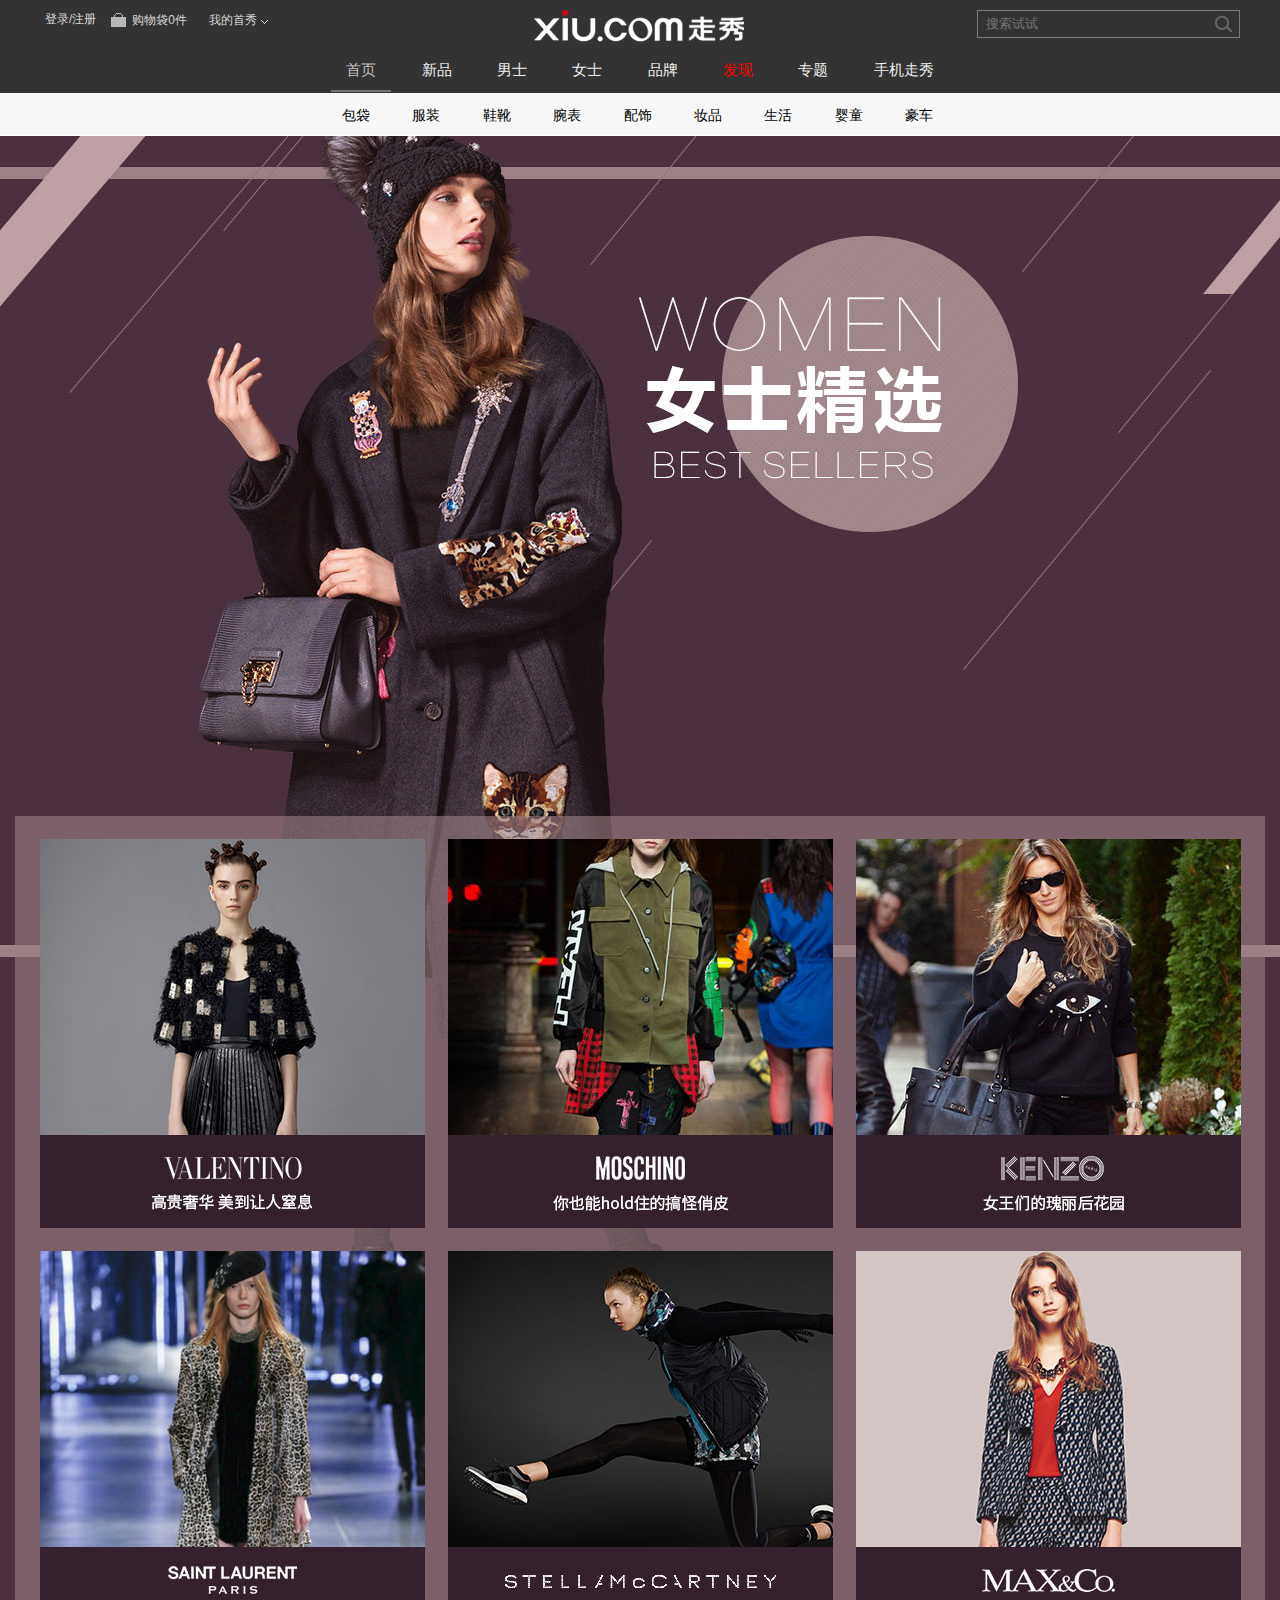
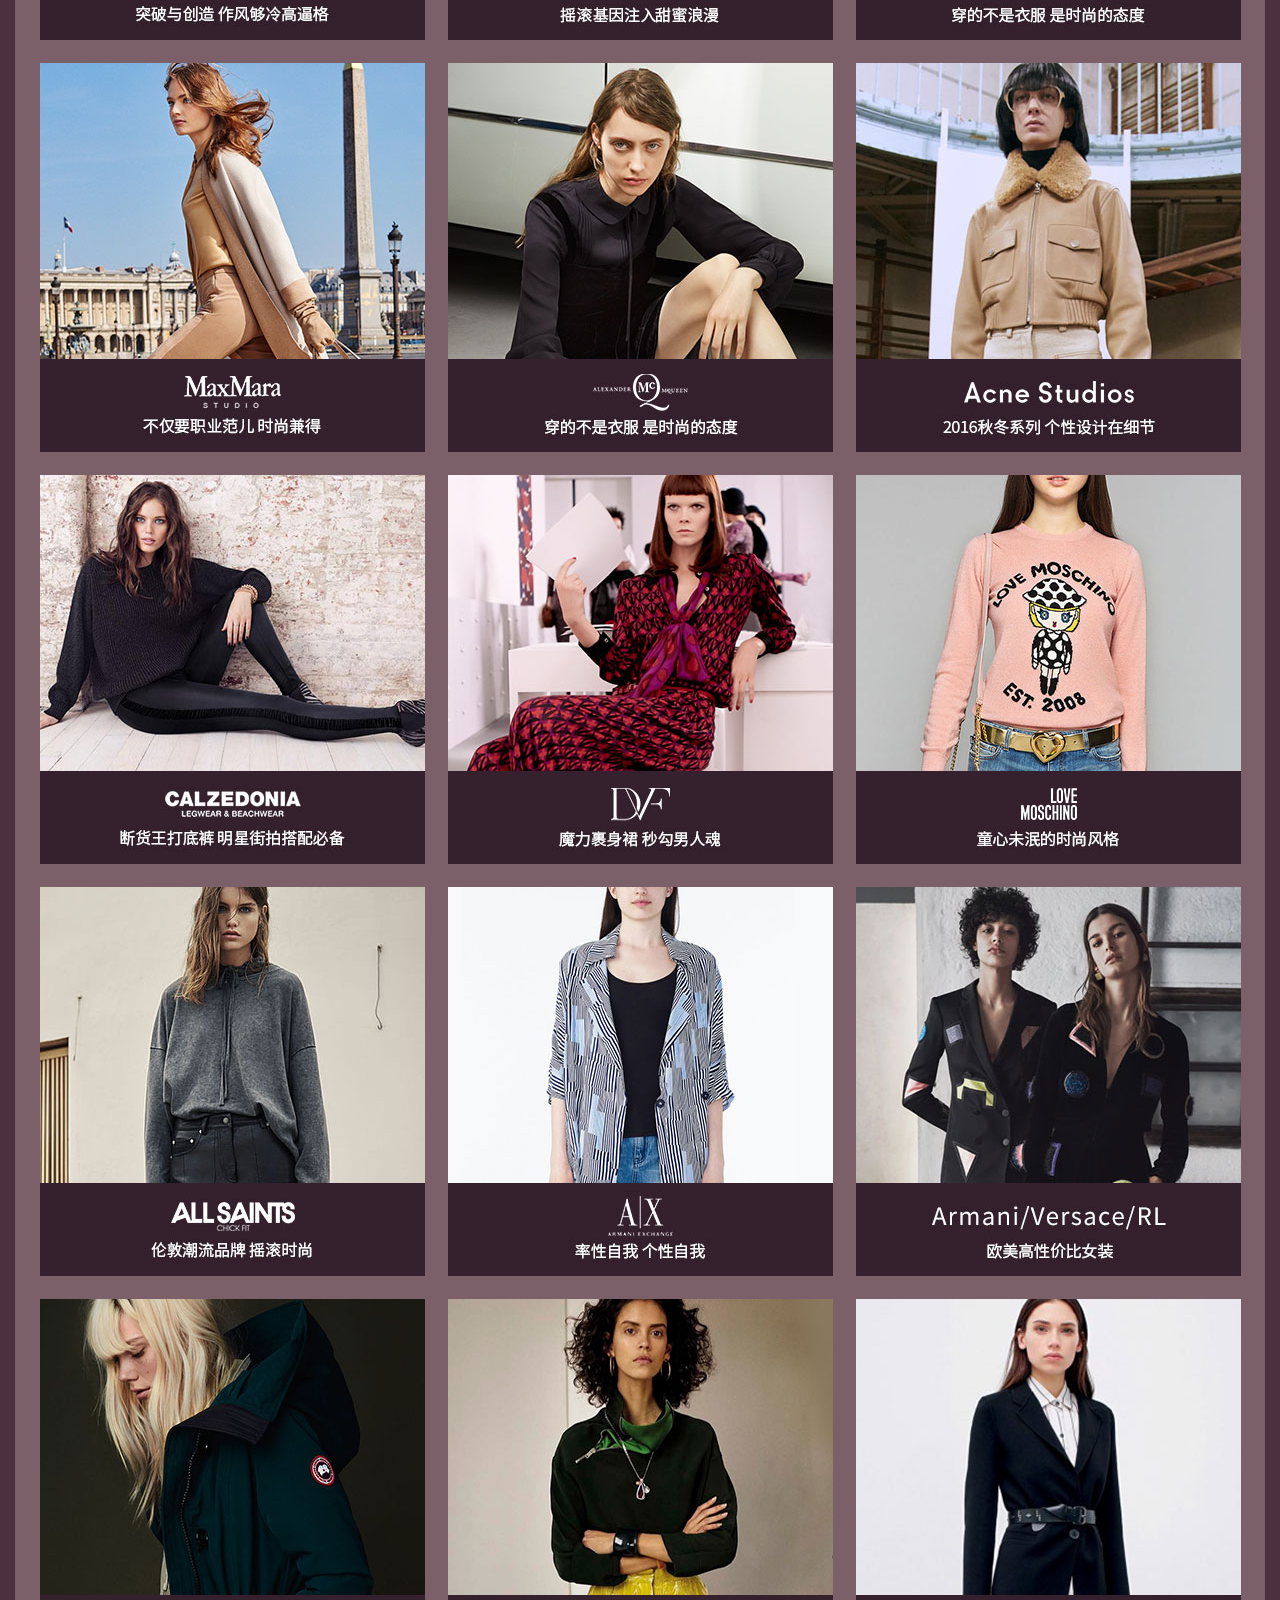
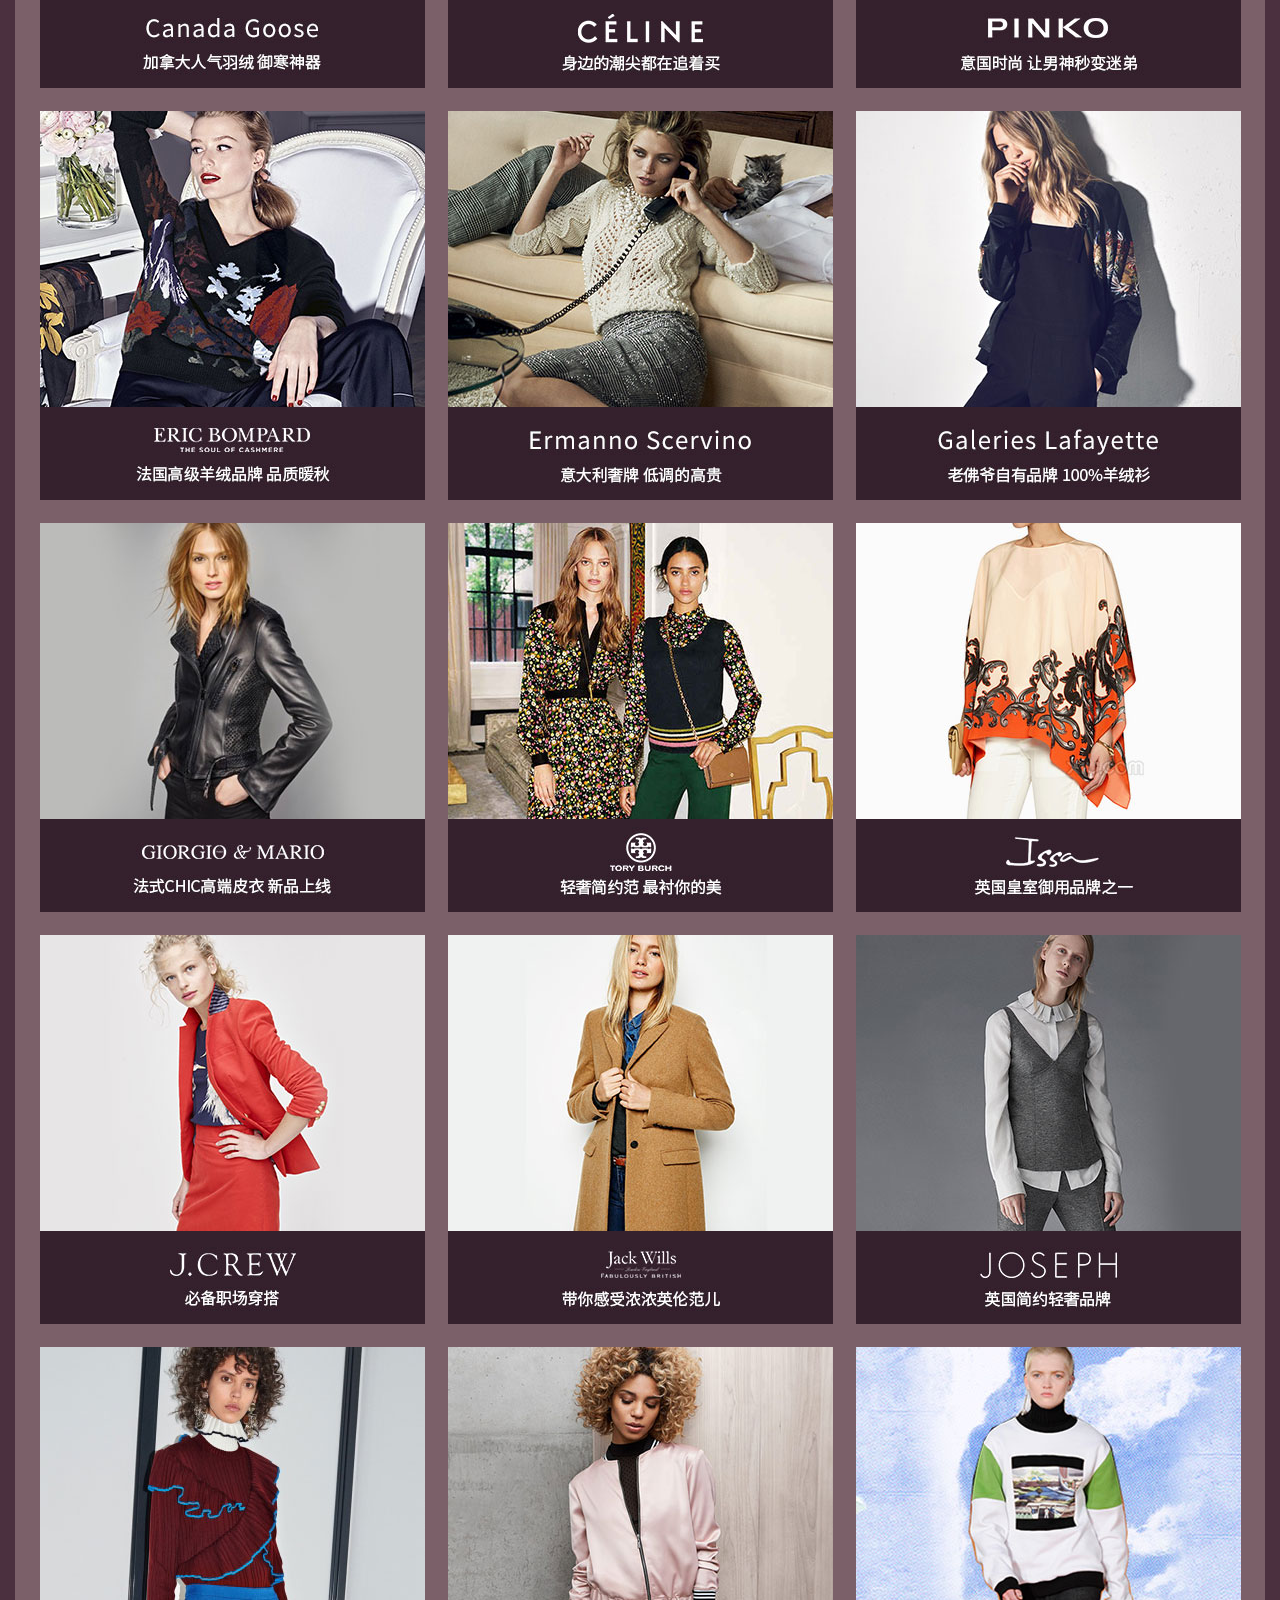
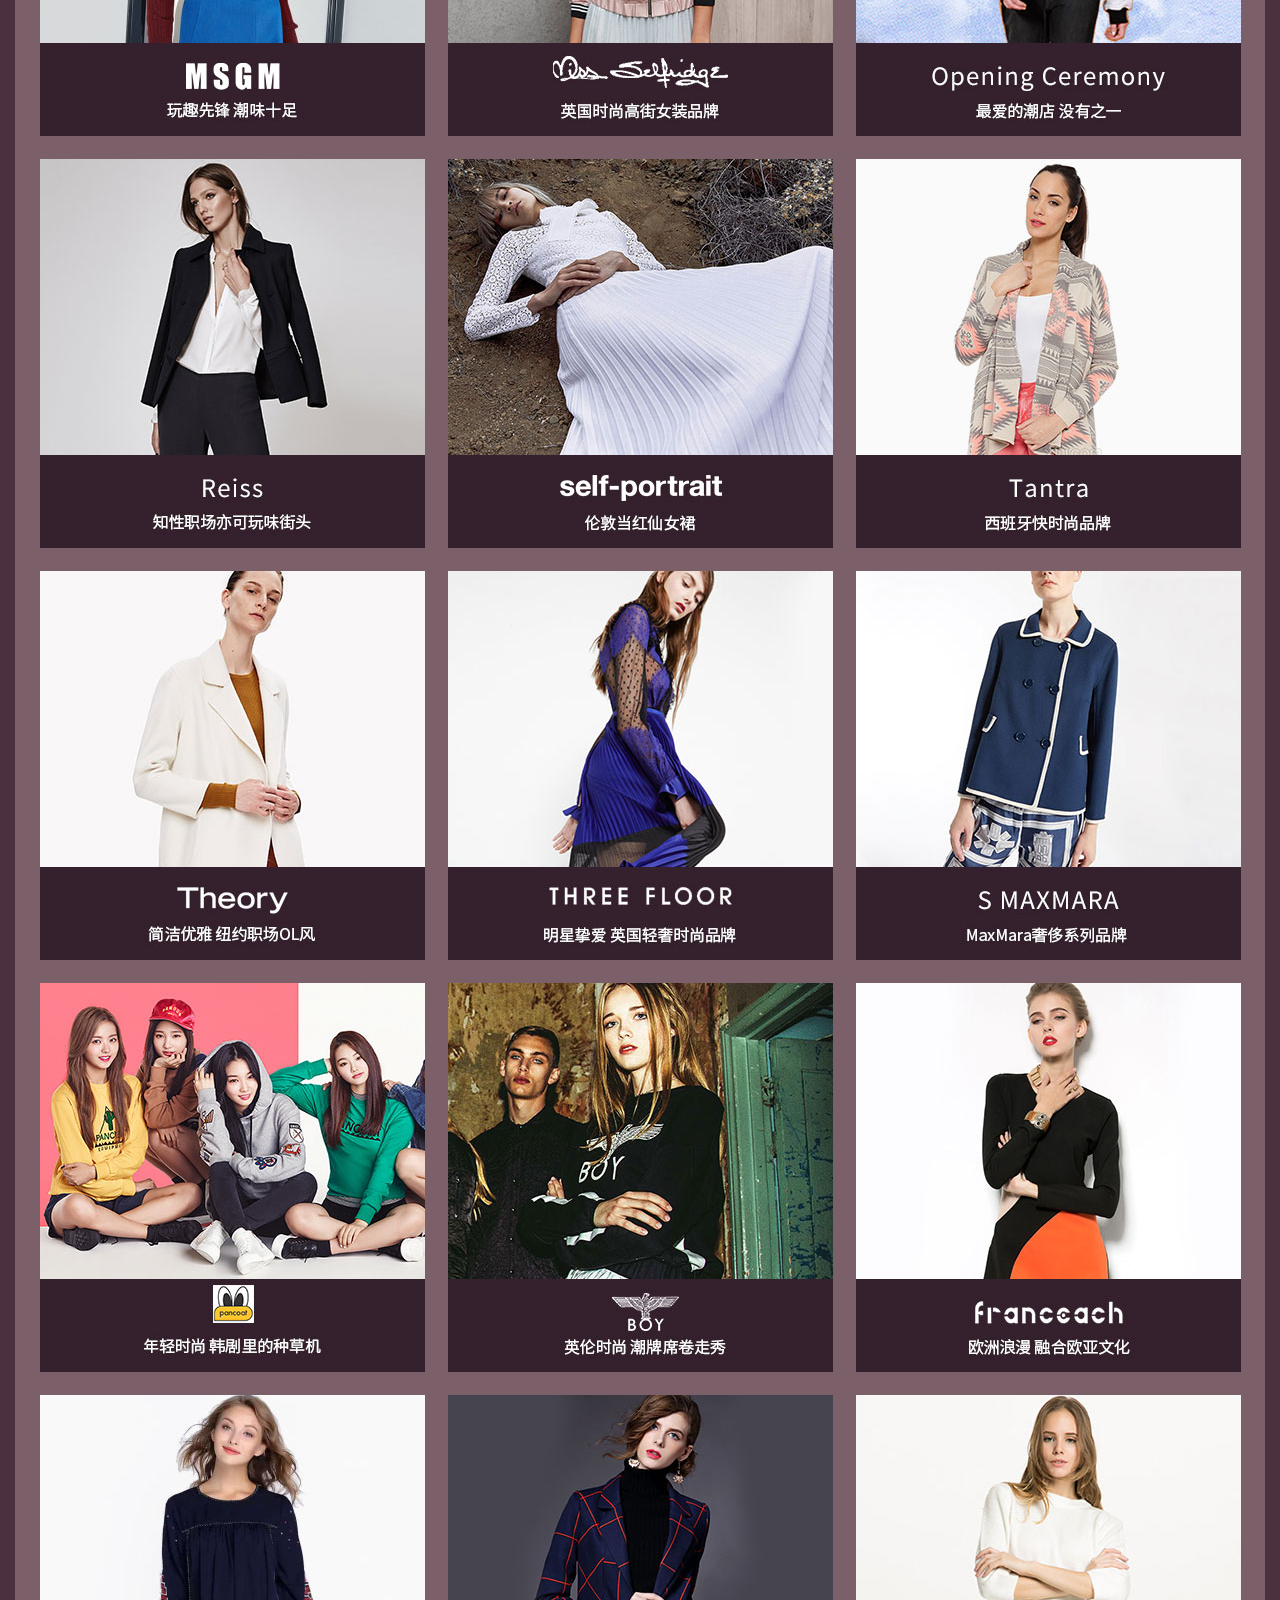
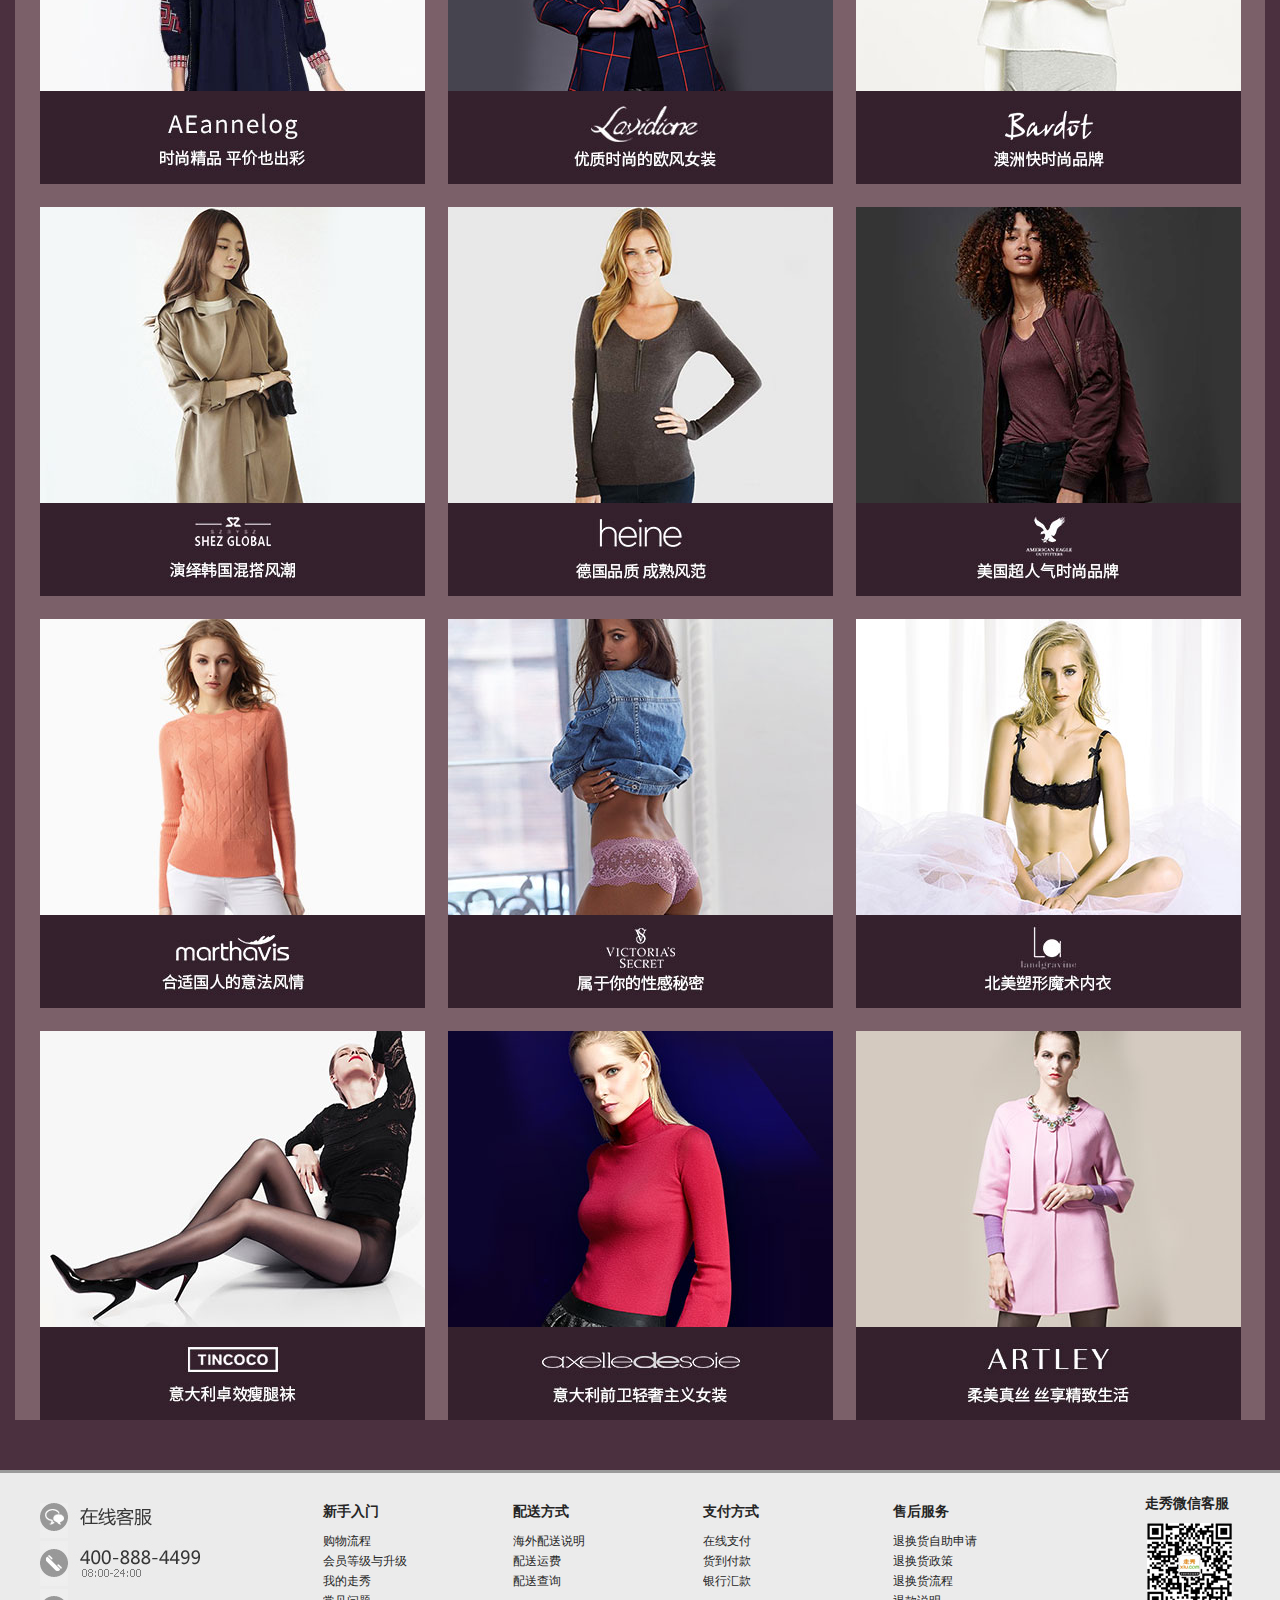
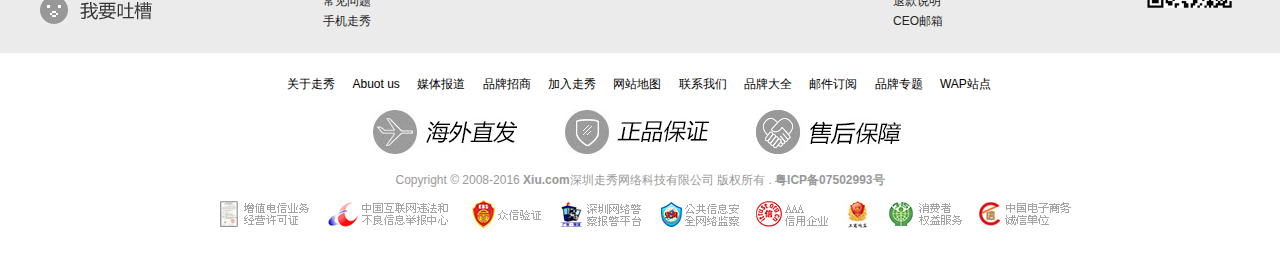
<file: src/html/listGirl.html>
<!DOCTYPE html>
<html>
	<head>
		<meta charset="UTF-8">
		<title>走秀--女士精选</title>
		<link rel="stylesheet" type="text/css" href="../css/reset.css"/>
		<link rel="stylesheet" type="text/css" href="../css/common.css"/>
		<link rel="stylesheet" type="text/css" href="../css/list.css"/>
	</head>
	<body>
		
		<!-- 头部header 开始 -->
		<div id="header">
			<!-- 一级header -->
			<div class="fix_head">
				<div class="head_box">
					<div class="main_wrap">
						<div class="main_box">
						<!-- 利用main_box 和 head 构成了一个巧妙的形式，鼠标经过和初始状态占高不一样，但是整体保持不变 -->
							<!-- 登录注册 -->
							<div class="head">					
								<ul class="head_login">
									<li class="my_login">
										<a href="#">登录/注册</a>
									</li>
									<li class="my_bag">
										<a href="#">购物袋0件</a>
										<div class="myBag_con"></div>
									</li>
									<li class="my_xiu">
										<a href="#">我的首秀</a>
										<div class="myXiu_con"></div>
									</li>
								</ul>
							</div>
							<!-- logo -->
							<div class="logo">
								<a href="#"></a>
							</div>
							<!-- 搜索 -->
							<div class="search_wrap">
								<div class="search">
									<!-- label解决placeholder的兼容问题 -->
									<!-- 点击利用jq隐藏label -->

									<!-- 
									<label for="sea_input" class="sea_label">搜索试试</label>
									 -->

									<input type="text" id="sea_input" placeholder="搜索试试">
									<button class="btn"></button>
								</div>
							</div>
							<div class="clear"></div>

							<!-- 一级导航 -->
							<div class="navBox">
								<ul class="navList">
									<li>
										<a href="#" class="navCheck">首页</a>
									</li>
									<li>
										<a href="#">新品</a>
									</li>
									<li>
										<a href="#">男士</a>
									</li>
									<li>
										<a href="#">女士</a>
									</li>
									<li>
										<a href="#">品牌</a>
									</li>
									<li>
										<a href="#"><span class="fine">发现</span></a>
									</li>
									<li>
										<a href="#">专题</a>
									</li>
									<li>
										<a href="#">手机走秀</a>
									</li>
								</ul>
							</div>
						</div><!-- main_box -->
					</div>					
				</div>
			</div><!-- fix_head -->

			<div class="clear"></div>

			<!-- 二级导航栏的js -->
			<!-- <script src="#"></script> -->
			<!-- 二级导航 -->
			<div class="fix_head2">
				<div class="nav_box" id="nav_box">
					<div class="nav">
						<ul class="clear">

							<!-- 包袋 -->
							<li class="menu_li">
								<a href="#"><span>包袋</span></a>
								<!-- 二级导航栏下的菜单 -->
								<!-- height: 0; opacity: 0; display: none; -->
								<div class="menu_tab" style="height: 0; opacity: 0; display: none;">
									<div class="tab_box">
										<div class="tab_con">
											<!-- 左边的分类 -->
											<div class="tab_con_type">
												<!-- 女士包袋 -->
												<dl>				
													<dt>
														<h4>
															<a href="#">女士包袋</a>
														</h4>
													</dt>
													<dd>
														<a href="#">手提包</a>
														<a href="#">单肩包</a>
														<a href="#">斜挎包</a>
														<a href="#">提挎两用包</a>
														<br>
														<a href="#">双肩包</a>
														<a href="#">钱包</a>
														<a href="#">手拿包/晚宴包</a>
														<a href="#">化妆包</a>
													</dd>
												</dl>
												<!-- 男士包袋 -->
												<dl>				
													<dt>
														<h4>
															<a href="#">男士包袋</a>
														</h4>
													</dt>
													<dd>
														<a href="#">手提包</a>
														<a href="#">公文包</a>
														<a href="#">单肩包</a>
														<a href="#">斜挎包</a>
														<a href="#">提挎两用包</a>
														<br>
														<a href="#">双肩包</a>
														<a href="#">钱包</a>
														<a href="#">手包/夹包</a>
													</dd>
												</dl>
												<!-- 功能箱包 -->
												<dl>				
													<dt>
														<h4>
															<a href="#">功能箱包</a>
														</h4>
													</dt>
													<dd>
														<a href="#">电脑包/袋</a>
														<a href="#">iPad套</a>
														<a href="#">摄影包/相机袋</a>
														<a href="#">手机袋/手机壳</a>
														<a href="#">钥匙包</a>
														<a href="#">名片夹</a>
														<br>
														<a href="#">证件套</a>
														<a href="#">卡包</a>
														<a href="#">腰包</a>
														<a href="#">环保袋</a>
														<a href="#">其他</a>
													</dd>
												</dl>
												<!-- 旅行箱包 -->
												<dl>				
													<dt>
														<h4>
															<a href="#">旅行箱包</a>
														</h4>
													</dt>
													<dd>
														<a href="#">旅行箱</a>
														<a href="#">旅行包</a>
														<a href="#">登山包</a>
												</dl>
											</div>
											<!-- 右边的热门品牌 -->
											<div class="tab_con_hot">
												<dl class="clear">
													<dt><h4>热门品牌</h4></dt>
													<dd>
														<a href="#">Chanel</a>
														<a href="#">Louis Vuitton</a>
														<a href="#">Chanel</a>
														<a href="#">Louis Vuitton</a>
														<a href="#">Chanel</a>
														<a href="#">Louis Vuitton</a>
														<a href="#">Chanel</a>
														<a href="#">Louis Vuitton</a>
														<a href="#">Chanel</a>
														<a href="#">Louis Vuitton</a>
														<a href="#">Chanel</a>
														<a href="#">Louis Vuitton</a>
														<a href="#">Chanel</a>
														<a href="#">Louis Vuitton</a>
														<a href="#">Chanel</a>
														<a href="#">Louis Vuitton</a>
														<a href="#">Chanel</a>
														<a href="#">Louis Vuitton</a>
														<a href="#">Chanel</a>
														<a href="#">Louis Vuitton</a>
														<a href="#">Chanel</a>
														<a href="#">Louis Vuitton</a>
														<a href="#">Chanel</a>
														<a href="#">Louis Vuitton</a>
														<a href="#">Chanel</a>
														<a href="#">Louis Vuitton</a>
														<a href="#">Chanel</a>
														<a href="#">Louis Vuitton</a>
														<a href="#">Chanel</a>
														<a href="#">Louis Vuitton</a>
														<a href="#">Chanel</a>
														<a href="#">Louis Vuitton</a>
														<a href="#">Chanel</a>
														<a href="#">Louis Vuitton</a>
														<a href="#">Chanel</a>
														<a href="#">Louis Vuitton</a>
													</dd>
												</dl>
											</div>
										</div>
									</div>
								</div>
							</li>

							<!-- 服装 -->
							<li class="menu_li">
								<a href="#"><span>服装</span></a>
								<!-- 二级导航栏下的菜单 -->
								<!-- height: 0; opacity: 0; display: none; -->
								<div class="menu_tab" style="height: 0; opacity: 0; display: none;">
									<div class="tab_box">
										<div class="tab_con">
											<div class="tab_con_wrap">
												<!-- 女装 -->
												<!-- 左边的分类 -->
												<div class="tab_cloth_w">

													<!-- 女装 -->
													<h5><a href="#">女装</a></h5>

													<!-- 上装 -->
													<dl class="clear">
														<dt><a href="#">上装</a></dt>
														<dd>
															<a href="#">风衣</a>
															<a href="#">POLO衫</a>
															<a href="#">小西装</a>
															<a href="#">针织衫</a>
															<a href="#">T恤</a>
															<a href="#">卫衣</a>
															<a href="#">毛衫/羊毛衫</a>
															<a href="#">寸衫</a>
															<a href="#">大衣</a>
															<a href="#">外套</a>
															<a href="#">羽绒服</a>
															<a href="#">棉服</a>
															<a href="#">皮衣/皮草</a>
															<a href="#">套装</a>
															<a href="#">马甲</a>
															<a href="#">雪纺衫</a>
															<a href="#">吊带衫/背心</a>
														</dd>
													</dl>

													<!-- 下装 -->
													<dl class="clear">
														<dt><a href="#">下装</a></dt>
														<dd>
															<a href="#">休闲裤</a>
															<a href="#">牛仔裤</a>
															<a href="#">短裤</a>
															<a href="#">西装裤</a>
															<a href="#">打底裤</a>
															<a href="#">皮裤</a>
															<a href="#">连体裤</a>
														</dd>
													</dl>

													<!-- 裙装 -->
													<dl class="clear">
														<dt><a href="#">裙装</a></dt>
														<dd>
															<a href="#">连衣裙</a>
															<a href="#">半身裙</a>
														</dd>
													</dl>

													<!-- 内衣 -->
													<dl class="clear">
														<dt><a href="#">内衣</a></dt>
														<dd>
															<a href="#">文胸</a>
															<a href="#">内裤</a>
															<a href="#">塑身内衣</a>
															<a href="#">袜子</a>
															<a href="#">打底内衣</a>
															<a href="#">睡袍/睡衣/家居服</a>
														</dd>
													</dl>

													<!-- 运动户外 -->
													<dl class="clear">
														<dt><a href="#">运动户外</a></dt>
														<dd>
															<a href="#">游妆泳帽</a>
															<a href="#">运动服</a>
															<a href="#">户外服/冲锋衣</a>
														</dd>
													</dl>

												</div>
												<!-- 右边的热门品牌 -->
												<div class="tab_cloth_hot">
													<div class="clear">
														<h5>热门品牌</h5>
														<p>
															<a href="#">Chanel</a>
															<a href="#">Louis Vuitton</a>
															<a href="#">Chanel</a>
															<a href="#">Louis Vuitton</a>
															<a href="#">Chanel</a>
															<a href="#">Louis Vuitton</a>
															<a href="#">Chanel</a>
															<a href="#">Louis Vuitton</a>
															<a href="#">Chanel</a>
															<a href="#">Louis Vuitton</a>
															<a href="#">Chanel</a>
															<a href="#">Louis Vuitton</a>
															<a href="#">Chanel</a>
															<a href="#">Louis Vuitton</a>
															<a href="#">Chanel</a>
															<a href="#">Louis Vuitton</a>
															<a href="#">Chanel</a>
															<a href="#">Louis Vuitton</a>
															<a href="#">Chanel</a>
															<a href="#">Louis Vuitton</a>
															<a href="#">Chanel</a>
															<a href="#">Louis Vuitton</a>
															<a href="#">Chanel</a>
															<a href="#">Louis Vuitton</a>
															<a href="#">Chanel</a>
															<a href="#">Louis Vuitton</a>
															<a href="#">Chanel</a>
															<a href="#">Louis Vuitton</a>
															<a href="#">Chanel</a>
															<a href="#">Louis Vuitton</a>
															<a href="#">Chanel</a>
															<a href="#">Louis Vuitton</a>
															<a href="#">Chanel</a>
															<a href="#">Louis Vuitton</a>
														</p>
													</div>
												</div>

												<!-- 分割的虚线 -->
												<p class="dashed"></p>

												<!-- 男装 -->
												<!-- 左边的分类 -->
												<div class="tab_cloth_w">
													<h5><a href="#">男装</a></h5>

													<!-- 上装 -->
													<dl class="clear">
														<dt><a href="#">上装</a></dt>
														<dd>
															<a href="#">风衣</a>
															<a href="#">POLO衫</a>
															<a href="#">小西装</a>
															<a href="#">针织衫</a>
															<a href="#">T恤</a>
															<a href="#">卫衣</a>
															<a href="#">毛衫/羊毛衫</a>
															<a href="#">寸衫</a>
															<a href="#">大衣</a>
															<a href="#">外套</a>
															<a href="#">羽绒服</a>
															<a href="#">棉服</a>
															<a href="#">皮衣/皮草</a>
															<a href="#">套装</a>
															<a href="#">马甲</a>
															<a href="#">雪纺衫</a>
															<a href="#">吊带衫/背心</a>
														</dd>
													</dl>

													<!-- 下装 -->
													<dl class="clear">
														<dt><a href="#">下装</a></dt>
														<dd>
															<a href="#">休闲裤</a>
															<a href="#">牛仔裤</a>
															<a href="#">短裤</a>
															<a href="#">西装裤</a>
															<a href="#">打底裤</a>
															<a href="#">皮裤</a>
															<a href="#">连体裤</a>
														</dd>
													</dl>

													<!-- 裙装 -->
													<dl class="clear">
														<dt><a href="#">裙装</a></dt>
														<dd>
															<a href="#">连衣裙</a>
															<a href="#">半身裙</a>
														</dd>
													</dl>

													<!-- 内衣 -->
													<dl class="clear">
														<dt><a href="#">内衣</a></dt>
														<dd>
															<a href="#">文胸</a>
															<a href="#">内裤</a>
															<a href="#">塑身内衣</a>
															<a href="#">袜子</a>
															<a href="#">打底内衣</a>
															<a href="#">睡袍/睡衣/家居服</a>
														</dd>
													</dl>

													<!-- 运动户外 -->
													<dl class="clear">
														<dt><a href="#">运动户外</a></dt>
														<dd>
															<a href="#">游妆泳帽</a>
															<a href="#">运动服</a>
															<a href="#">户外服/冲锋衣</a>
														</dd>
													</dl>

												</div>
												<!-- 右边的热门品牌 -->
												<div class="tab_cloth_hot">
													<div class="clear">
														<h5>热门品牌</h5>
														<p>
															<a href="#">Chanel</a>
															<a href="#">Louis Vuitton</a>
															<a href="#">Chanel</a>
															<a href="#">Louis Vuitton</a>
															<a href="#">Chanel</a>
															<a href="#">Louis Vuitton</a>
															<a href="#">Chanel</a>
															<a href="#">Louis Vuitton</a>
															<a href="#">Chanel</a>
															<a href="#">Louis Vuitton</a>
															<a href="#">Chanel</a>
															<a href="#">Louis Vuitton</a>
															<a href="#">Chanel</a>
															<a href="#">Louis Vuitton</a>
															<a href="#">Chanel</a>
															<a href="#">Louis Vuitton</a>
															<a href="#">Chanel</a>
															<a href="#">Louis Vuitton</a>
															<a href="#">Chanel</a>
															<a href="#">Louis Vuitton</a>
															<a href="#">Chanel</a>
															<a href="#">Louis Vuitton</a>
															<a href="#">Chanel</a>
															<a href="#">Louis Vuitton</a>
															<a href="#">Chanel</a>
															<a href="#">Louis Vuitton</a>
															<a href="#">Chanel</a>
															<a href="#">Louis Vuitton</a>
															<a href="#">Chanel</a>
															<a href="#">Louis Vuitton</a>
															<a href="#">Chanel</a>
															<a href="#">Louis Vuitton</a>
														</p>
													</div>
												</div>
											</div>
										</div>
									</div>
								</div>
							</li>

							<!-- 鞋靴 -->
							<li class="menu_li">
								<a href="#"><span>鞋靴</span></a>
								<div class=""></div>
							</li>

							<!-- 腕表 -->
							<li class="menu_li">
								<a href="#"><span>腕表</span></a>
								<div class=""></div>
							</li>

							<!-- 配饰 -->
							<li class="menu_li">
								<a href="#"><span>配饰</span></a>
								<div class=""></div>
							</li>

							<!-- 妆品 -->
							<li class="menu_li">
								<a href="#"><span>妆品</span></a>
								<div class=""></div>
							</li>

							<!-- 生活 -->
							<li class="menu_li">
								<a href="#"><span>生活</span></a>
								<div class=""></div>
							</li>

							<!-- 婴童 -->
							<li class="menu_li">
								<a href="#"><span>婴童</span></a>
								<div class=""></div>
							</li>

							<!-- 豪车 -->
							<li class="menu_li">
								<a href="#"><span>豪车</span></a>
								<div class=""></div>
							</li>
						</ul>
					</div><!-- nav -->

					<!-- 可能需要一个js实现 -->
					<!-- <script type="text/javascript"></script> -->
				</div><!-- nav_box -->
			</div><!-- fix_head2 -->
		</div>
		<div class="clear"></div>
		<!-- 头部header 结束 -->
		
		<!-- 内容部分开始 主体内容和右侧导航 -->
		<!-- http://www.xiu.com/cx/150451.shtml#s_id=1_32146_4_3 -->
		<!-- <div class="main_wrap""> 重名了-->
		<!-- 在html结构中一定要注意重名 -->
		<div class="content_main_wrap">
			<div class="mainbox">
				<!-- 右侧菜单制作 -->
				<div class="main_menu">
					<ul id="manMenu">
						<!-- current表示当前状态 -->
		               <li class="current"><a href="#1F" class="nav1"></a></li>
		               <li class=""><a href="#2F" class="nav3"></a></li>
		               <li class=""><a href="#3F" class="nav2"></a></li>
		               <li class=""><a href="#4F" class="nav4"></a></li>
		               <li class=""><a href="#5F" class="nav5"></a></li>
		            </ul>
				</div>

				

				<!-- 1F -->
				<div class="zt_content" id="1F">
	           	<ul class="zt_iteam_three">
	               	<li><a href="" target="_blank"><img class="lazy" src="../img/woman1_01.jpg" style="display: inline;"></a></li>
	               	<li><a href="" target="_blank"><img class="lazy" src="../img/woman1_02.jpg" style="display: inline;"></a></li>
	               	<li><a href="" target="_blank"><img class="lazy" src="../img/woman1_03.jpg" style="display: inline;"></a></li>
	               	<li><a href="" target="_blank"><img class="lazy" src="../img/woman1_04.jpg" style="display: inline;"></a></li>
	               	<li><a href="" target="_blank"><img class="lazy" src="../img/woman1_05.jpg" style="display: inline;"></a></li>
	               	<li><a href="" target="_blank"><img class="lazy" src="../img/woman1_06.jpg" style="display: inline;"></a></li>
	               	<li><a href="" target="_blank"><img class="lazy" src="../img/woman1_07.jpg" style="display: inline;"></a></li>
	               	<li><a href="" target="_blank"><img class="lazy" src="../img/woman1_08.jpg" style="display: inline;"></a></li>
	               	<li><a href="" target="_blank"><img class="lazy" src="../img/woman1_09.jpg" style="display: inline;"></a></li>
	               	<li><a href="" target="_blank"><img class="lazy" src="../img/woman1_10.jpg" style="display: inline;"></a></li>
	               	<li><a href="" target="_blank"><img class="lazy" src="../img/woman1_11.jpg" style="display: inline;"></a></li>
	               	<li><a href="" target="_blank"><img class="lazy" src="../img/woman1_12.jpg" style="display: inline;"></a></li>
	               	<li><a href="" target="_blank"><img class="lazy" src="../img/woman1_13.jpg" style="display: inline;"></a></li>
	               	<li><a href="" target="_blank"><img class="lazy" src="../img/woman1_14.jpg" style="display: inline;"></a></li>
	               	<li><a href="" target="_blank"><img class="lazy" src="../img/woman1_15.jpg" style="display: inline;"></a></li>
	              	<li><a href="" target="_blank"><img class="lazy" src="../img/woman1_16.jpg" style="display: inline;"></a></li>
	               	<li><a href="" target="_blank"><img class="lazy" src="../img/woman1_17.jpg" style="display: inline;"></a></li>
	               	<li><a href="" target="_blank"><img class="lazy" src="../img/woman1_18.jpg" style="display: inline;"></a></li>
	               	<li><a href="" target="_blank"><img class="lazy" src="../img/woman1_19.jpg" style="display: inline;"></a></li>
	               	<li><a href="" target="_blank"><img class="lazy" src="../img/woman1_20.jpg" style="display: inline;"></a></li>
	               	<li><a href="" target="_blank"><img class="lazy" src="../img/woman1_21.jpg" style="display: inline;"></a></li>
	               	<li><a href="" target="_blank"><img class="lazy" src="../img/woman1_22.jpg" style="display: inline;"></a></li>
	               	<li><a href="" target="_blank"><img class="lazy" src="../img/woman1_23.jpg" style="display: inline;"></a></li>
	               	<li><a href="" target="_blank"><img class="lazy" src="../img/woman1_24.jpg" style="display: inline;"></a></li>
	               	<li><a href="" target="_blank"><img class="lazy" src="../img/woman1_25.jpg" style="display: inline;"></a></li>
	               	<li><a href="" target="_blank"><img class="lazy" src="../img/woman1_26.jpg" style="display: inline;"></a></li>
	              	<li><a href="" target="_blank"><img class="lazy" src="../img/woman1_27.jpg" style="display: inline;"></a></li>
	               	<li><a href="" target="_blank"><img class="lazy" src="../img/woman1_28.jpg" style="display: inline;"></a></li>
	               	<li><a href="" target="_blank"><img class="lazy" src="../img/woman1_29.jpg" style="display: inline;"></a></li>
	               	<li><a href="" target="_blank"><img class="lazy" src="../img/woman1_30.jpg" style="display: inline;"></a></li>
	               	<li><a href="" target="_blank"><img class="lazy" src="../img/woman1_31.jpg" style="display: inline;"></a></li>
	               	<li><a href="" target="_blank"><img class="lazy" src="../img/woman1_32.jpg" style="display: inline;"></a></li>
	               	<li><a href="" target="_blank"><img class="lazy" src="../img/woman1_33.jpg" style="display: inline;"></a></li>
	               	<li><a href="" target="_blank"><img class="lazy" src="../img/woman1_34.jpg" style="display: inline;"></a></li>
	               	<li><a href="" target="_blank"><img class="lazy" src="../img/woman1_35.jpg" style="display: inline;"></a></li>
	               	<li><a href="" target="_blank"><img class="lazy" src="../img/woman1_36.jpg" style="display: inline;"></a></li>
	               	<li><a href="" target="_blank"><img class="lazy" src="../img/woman1_37.jpg" style="display: inline;"></a></li>
	               	<li><a href="" target="_blank"><img class="lazy" src="../img/woman1_38.jpg" style="display: inline;"></a></li>
	               	<li><a href="" target="_blank"><img class="lazy" src="../img/woman1_39.jpg" style="display: inline;"></a></li>
	               	<li><a href="" target="_blank"><img class="lazy" src="../img/woman1_40.jpg" style="display: inline;"></a></li>
	               	<li><a href="" target="_blank"><img class="lazy" src="../img/woman1_41.jpg" style="display: inline;"></a></li>
	               	<li><a href="" target="_blank"><img class="lazy" src="../img/woman1_42.jpg" style="display: inline;"></a></li>
	               	<li><a href="" target="_blank"><img class="lazy" src="../img/woman1_43.jpg" style="display: inline;"></a></li>
	               	<li><a href="" target="_blank"><img class="lazy" src="../img/woman1_44.jpg" style="display: inline;"></a></li>
	               	<li><a href="" target="_blank"><img class="lazy" src="../img/woman1_45.jpg" style="display: inline;"></a></li>
	               	<li><a href="" target="_blank"><img class="lazy" src="../img/woman1_46.jpg" style="display: inline;"></a></li>
	               	<li><a href="" target="_blank"><img class="lazy" src="../img/woman1_47.jpg" style="display: inline;"></a></li>
	               	<li><a href="" target="_blank"><img class="lazy" src="../img/woman1_48.jpg" style="display: inline;"></a></li>
	               	<li><a href="" target="_blank"><img class="lazy" src="../img/woman1_49.jpg" style="display: inline;"></a></li>
	               	<li><a href="" target="_blank"><img class="lazy" src="../img/woman1_50.jpg" style="display: inline;"></a></li>
	              	<li><a href="" target="_blank"><img class="lazy" src="../img/woman1_51.jpg" style="display: inline;"></a></li>
	           	</ul>
	       </div>

				<!-- 2F -->
				<div class="zt_content" id="2F"></div>

				<!-- 3F -->
				<div class="zt_content" id="3F"></div>

				<!-- 4F -->
				<div class="zt_content id="4F""></div>

				<!-- 5F -->
				<div class="zt_content last_content" id="5F"></div>
			</div>
		</div>

		
		<div class="clear"></div>
		<!-- footer页脚部分 开始 -->
		<div class="footer_wrap">
			<div class="footer">
				<!--服务详情-->
				<div class="foot_server">
					<div class="server">
						<!--联系电话-->
						<div class="phone">
							<a href="#" class="onlink"></a>
							<p class="num"></p>
							<a href="#" class="tucao"></a>
						</div>
						<!--新手入门-->
						<ul>
							<li class="li_head">新手入门</li>
							<li><a href="#" target="_blank">购物流程</a></li>
							<li><a href="#" target="_blank">会员等级与升级</a></li>
							<li><a href="#" target="_blank">我的走秀</a></li>
							<li><a href="#" target="_blank">常见问题</a></li>
							<li><a href="#" target="_blank">手机走秀</a></li>
						</ul>
						<!--配送方式-->
						<ul>
							<li class="li_head">配送方式</li>
							<li><a href="#" target="_blank">海外配送说明</a></li>
							<li><a href="#" target="_blank">配送运费</a></li>
							<li><a href="#" target="_blank">配送查询</a></li>
						</ul>
						<!--支付方式-->
						<ul>
							<li class="li_head">支付方式</li>
							<li><a href="#" target="_blank">在线支付</a></li>
							<li><a href="#" target="_blank">货到付款</a></li>
							<li><a href="#" target="_blank">银行汇款</a></li>
						</ul>
						<!--售后服务-->
						<ul>
							<li class="li_head">售后服务</li>
							<li><a href="#" target="_blank">退换货自助申请</a></li>
							<li><a href="#" target="_blank">退换货政策</a></li>
							<li><a href="#" target="_blank">退换货流程</a></li>
							<li><a href="#" target="_blank">退款说明</a></li>
							<li><a href="#" target="_blank">CEO邮箱</a></li>
						</ul>
						<!--扫二维码-->
						<dl class="ewm">
							<dt>走秀微信客服</dt>
							<dd></dd>
						</dl>
					</div>
				</div>
				
				<!--链接导航-->
				<div class="foot_link">
					<div class="link_con">
						<ul>
							<li><a href="#">关于走秀</a></li>
							<li><a href="#">Abuot us</a></li>
							<li><a href="#">媒体报道</a></li>
							<li><a href="#">品牌招商</a></li>
							<li><a href="#">加入走秀</a></li>
							<li><a href="#">网站地图</a></li>
							<li><a href="#">联系我们</a></li>
							<li><a href="#">品牌大全</a></li>
							<li><a href="#">邮件订阅</a></li>
							<li><a href="#">品牌专题</a></li>
							<li><a href="#">WAP站点</a></li>
						</ul>
					</div>
				</div>

				<!-- 海外正品 -->
				<div class="foot_hwzp">
					<a href="#" target="_blank" title="海外直发" class="f1"></a>
					<a href="#" target="_blank" title="正品保证" class="f2"></a>
					<a href="#" target="_blank" title="售后保障" class="f3"></a>
				</div>
				
				<!--网站声明-->
				<div class="foot_explain">
					<p>
						Copyright © 2008-2016 <a href="#">Xiu.com</a>深圳走秀网络科技有限公司 版权所有 . <a href="#">粤ICP备07502993号</a>
					</p>
				</div>
				
				<!--法律安全-->
				<div class="foot_law">
					<a href="#" target="_blank">
						<img src="../img/c_01.jpg" alt="">
					</a>
					<a href="#" target="_blank">
						<img src="../img/c_02.jpg" alt="">
					</a>
					<a href="#" target="_blank">
						<img src="../img/c_03.jpg" alt="">
					</a>
					<a href="#" target="_blank">
						<img src="../img/c_04.jpg" alt="">
					</a>
					<a href="#" target="_blank">
						<img src="../img/c_05.jpg" alt="">
					</a>
					<a href="#" target="_blank">
						<img src="../img/c_06.jpg" alt="">
					</a>
					<a href="#" target="_blank">
						<img src="../img/c_08.jpg" alt="">
					</a>
					<a href="#" target="_blank">
						<img src="../img/c_09.jpg" alt="">
					</a>
					<a href="#" target="_blank">
						<img src="../img/c_10.jpg" alt="">
					</a>
				</div>
				<!--法律安全 结束-->
			</div>
		</div>
		<!-- footer页脚部分 结束 -->
		
	</body>
</html>
</file>
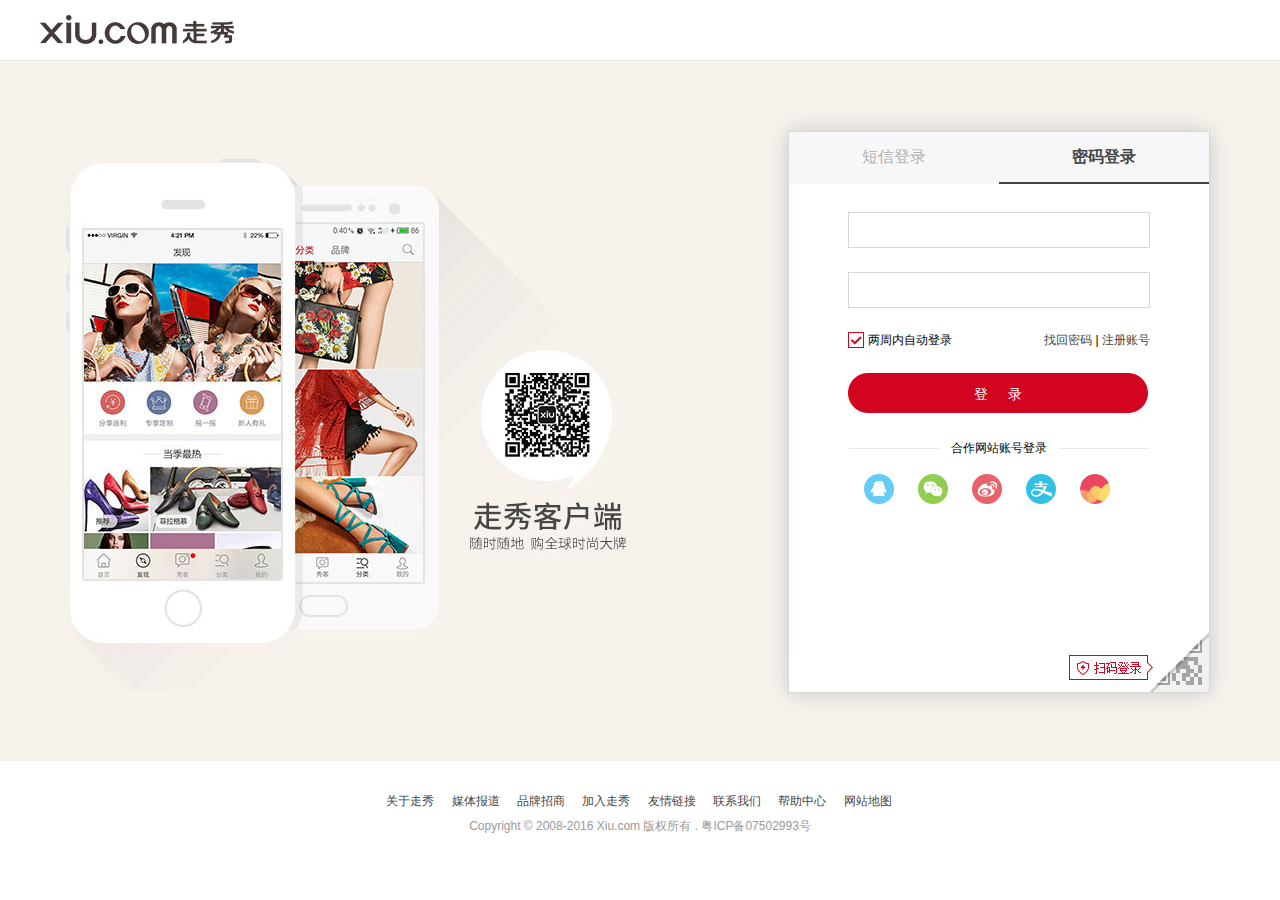
<file: src/html/Register_login.html>
<!DOCTYPE html>
<html>
	<head>
		<meta charset="UTF-8">
		<title>用户注册(登录)--走秀</title>
		<link rel="stylesheet" type="text/css" href="../css/reset.css"/>
		<link rel="stylesheet" type="text/css" href="../css/register.css"/>
		<script src="../js/jquery-1.12.0.js" type="text/javascript" charset="utf-8"></script>
		<script src="../js/Register_login.js" type="text/javascript" charset="utf-8"></script>
	</head>
	<body>
	
	<!--这个页面既可以做为登录页也可以作为注册页面(即是短信验证登录)-->
	
		<!--头部header 开始-->
		<div id="header">
			<div class="heade_con">
				<h1 class="logo_box">
					<a href="#" class="logo">
						<img src="../img/login_logo.png"/>
					</a>
				</h1>
			</div>
		</div>
		<!--头部header 结束-->
		
		<!--内容页content 开始-->
		<div id="content">
			<div class="con_back_wrap">
				<div class="con_back"></div>
				<div class="con_form">
					<form action="" method="post">
						<!--登陆-->
						<div class="login">
							
							<!--表头，短信或手机-->
							<ul class="login_tab">
								<!--active应用于js中-->
								<li><a href="#reset" xxx="1">短信登录</a></li>
								<li><a href="#login" class="active" xxx="2">密码登录</a></li>
							</ul>
							
							<!--输入框登录部分-->
							
							
							<div class="login_form">
								
								<!--短信验证登录-->
								<!--短信验证登录-->
								<!--短信验证登录-->
								<!--记得更改对象的login_tab的active-->
								<ul style="display: none;" id="login">
									<!--注册-->
									<!-- 手机号码 -->
									<li class="username" id="dhhm">
										<input type="text" name="phoneNum" id="phoneNum" value="" class="input_num" placeholder="请输入手机号码" />
										<span style="display: inline-block; float: right; z-index: 999; color: red;"></span>
										
									</li>
									<span class="clear"></span>

									
									<div id="codelili"></div>
									<span class="clear"></span>
									<!-- 验证码 -->
									<li class="msgcode">
										<input type="text" class="input_code" name="" value="" />
										<!--<label for="">短信验证码</label>-->
										<a href="#" class="code_btn" id="code_btn">获取验证码</a>
										<span class="clear"></span>
										<!--利用一个空的span标签清除浮动塌陷问题-->
									</li>

									<!-- 自动登录和找回密码 -->
									<li class="check">
										<label for="">
											<span></span>
											<input type="checkbox" class="lcheck" name="is_AutoLogin" id="" value="" checked="true" style="display: none;" />
											两周内自动登录
											<input type="hidden" name="isAutoLogin" id="" value="" />
										</label>
										<!--js提示非安全状态下不勾选两周自动登录安全-->
										<div class="remind" style="display: none;"></div>
										
										<div class="rePass">
											<a href="#" class="getpass">找回密码</a>
										</div>

									</li>
									<!-- 登录按钮 -->
									<li class="btn">
										<button class="login_btn">登<span></span>录</button>
										<span class="clear"></span>
									</li>
								</ul>
								
								<!--账号登录-->
								<!--账号登录-->
								<!--账号登录-->
								<!--记得更改对象的login_tab的active-->
								<ul style="display:block;" id="reset">
									<!-- 手机号码 -->
									<li class="username">
										<input type="text" name="phoneNum" id="username" value="" class="input_num" />
										<!--<label for="">手机号码</label>-->
										<span class="clear"></span>
									</li>

									<!-- 密码 -->
									<li class="pass">
										<input type="password" name="phoneNum" id="password" value="" class="input_num" />
										<!--<label for="">手机号码</label>-->
										<span class="clear"></span>
									</li>

									<!-- 自动登录和找回密码 -->
									<li class="check">
										<label for="">
											<span></span>
											<input type="checkbox" class="lcheck" name="is_AutoLogin" id="savePwd" value="" checked="true" style="display: none;" />
											两周内自动登录
											<input type="hidden" name="isAutoLogin" id="" value="" />
										</label>
										<!--js提示非安全状态下不勾选两周自动登录安全-->
										<div class="remind" style="display: none;"></div>
										
										<div class="rePass">
											<a href="#" class="getpass">找回密码</a>
											<em>|</em>
											<a href="#" class="getpass">注册账号</a>
										</div>

									</li>
									<!-- 登录按钮 -->
									<li class="btn">
										<button class="login_btn" id="btnLogin">登<span></span>录</button>
										<span class="clear"></span>
									</li>
								</ul>
								
								
							</div>
							
								
							<!--其他登录平台-->
							<div class="login_ext">
								<dt><span class="tit">合作网站账号登录</span></dt>
								<dd>
									<ul>
										<li><a href="#" title="QQ账号" class="qq"></a></li>
										<li><a href="#" title="微信账号" class="wx"></a></li>
										<li><a href="#" title="新浪微博" class="wb"></a></li>
										<li><a href="#" title="支付宝账号" class="zfb"></a></li>
										<li><a href="#" title="平安万里通" class="wlt"></a></li>
									</ul>
								</dd>
							</div>
							
								
							<!--二维码登陆,两个a标签-->
							<a href="" class="login_ewm"></a>
							<a href="" class="login_go"></a>
						</div>
					</form>
				</div>
			</div>
		</div>
		<!--内容页content 结束-->
		
		<div class="clear"></div>
		
		<!-- footer页脚部分 开始 -->
		<div class="footer_wrap">
			<div class="footer">
				<!--服务详情-->
				
				
				<!--链接导航-->
				<div class="foot_link">
					<div class="link_con">
						<ul>
							<li><a href="#">关于走秀</a></li>
							<li><a href="#">媒体报道</a></li>
							<li><a href="#">品牌招商</a></li>
							<li><a href="#">加入走秀</a></li>
							<li><a href="#">友情链接</a></li>
							<li><a href="#">联系我们</a></li>
							<li><a href="#">帮助中心</a></li>
							<li><a href="#">网站地图</a></li>
						</ul>
					</div>
				</div>

				<!-- 海外正品 -->
				
				
				<!--网站声明-->
				<div class="foot_explain">
					<p>
						Copyright © 2008-2016 <a href="#">Xiu.com</a> 版权所有 . 粤ICP备07502993号
					</p>
				</div>
				
				<!--法律安全-->
				
			</div>
		</div>
		<!-- footer页脚部分 结束 -->
		
		
	</body>
</html>
</file>
<file: src/css/common.css>
/*公共部分*/

/*头部,首页的所有头部内容(一级导航和二级导航以及菜单栏)*/
/*尾部,页尾的所有尾部内容(服务详情 链接导航 正品说明 网站声明 法律安全)*/



/*整体*/
/* 清除浮动引起的塌陷 */ 
.clear:after{
	content:'.';
	display:block;
	height:0;
	clear:both;
	overflow:hidden;
}

/*ie清除浮动*/
.clear{
	zoom:1
}

/*宽高百分百*/
body,html{ width:100%; height:100%; font-size: 12px;}

a{
	color: #000;
	outline: none;
	text-decoration: none;
}

img{
	vertical-align: middle;
}

img,fieldset{
	border: 0 none;
}
h3{
	display: block;
	font-size: 1.17em;
	font-weight: bold;
}

*html{_background-image:url(about:blank);_background-attachment:fixed;}
body{ font:12px tahoma, arial, sans-serif;_font:12px 'å®‹ä½“', tahoma, arial, sans-serif; color:#000;background:#fff;}



/*================ 头部header 开始 =================*/
#header{
	width: 100%
}


/*=== headerBox ===*/

/*wrap*/
.fix_head{}

.head_box{
	min-width: 1200px;
	background: #333;
}
.main_wrap{
	width: 1200px;
	height: 83px;
	margin: 0 auto;
	padding-top: 10px;
}
.main_box{
	float: left;
	width: 1200px;
	position: relative;;
	z-index: 5;
	zoom: 1;
}
.head{
	float: left;
	width: 400px;
	margin: -8px 0 0;
}

/*登录*/

.head_login {
	height: 34px;
	line-height: 34px;
	z-index: 6;
	float: left;
	zoom: 1;
	position: relative;
}

.head_login li{
	padding: 0 5px;
	float: left;
	padding: 0;
}

.head_login a{
	color: #d7d7d7;	
	display: inline-block;
	line-height: 34px;
}

.my_login a{
	padding: 0 5px;
}
.head_login li.my_bag{
	padding: 0 6px 0 4px;
	z-index: 4;
}
.head_login li.my_bag a{
	background: url("img/headerIcon.png") no-repeat -215px -40px;
	padding: 0 4px 0 26px;
	border: 1px solid #333;
	border-bottom: none;
	z-index: 999;
	/*position: relative;
	top: 0;*/
}
/*我的走秀*/
.head_login li.my_xiu{
	padding: 0 6px 0 0;
	position: relative;
}
.head_login li.my_xiu a{
	padding: 0 15px 0 10px;
	border: 1px solid #333;
	border-bottom: none;
	background: url(img/headerIcon.png) no-repeat right -108px;
	z-index: 999;
}
/*鼠标经过显示的部分*/
.my_xiu .myXiu_menu{
	display: none;
    position: absolute;
    top: 34px;
    left: 0;
    z-index: 998;
    border: 1px solid #d7d7d7;
    background-color: #FFF;
    width: 73px!important;
    padding-bottom: 8px;
    border-top: none;
}
li.my_xiu a.myxiu_hover{
	border: 1px solid #e5e4e4;
	color: #d50215;
	background-color: #fff!important;
}
li.my_xiu a.myxiu_up{
	border-bottom: none;
	padding: 0 15px 0 10px;
	background: url(img/headerIcon.png) no-repeat right -143px;
}
.my_xiu .myXiu_menu a{
	color: #464545;
    display: block;
    overflow: hidden;
    line-height: 25px;
    padding-left: 10px;
    padding-right: 0px!important;
    border: none!important;
    background-image: none!important;
}
.my_xiu .myXiu_menu a:hover{
	color: #d50215;
	border-left: 1px solid #e5e4e4;
	border-bottom: none;
	background: #fff;
}
/*logo*/
.logo{
	width: 212px;
	position: absolute;
	left: 50%;
	top: 0;
	margin: 0 0 0 -106px;
}
.logo a{
	display: block;
	width: 212px;
	height: 32px;
	background: url(img/headerIcon.png) no-repeat 0 0;
}

/*搜索框*/
.search_wrap{
	position: relative;
}
.search{
	float: right;
	width: 263px;
	position: relative;
}
/*label标签*/
.search .sea_label{
	position: absolute;
	top: 6px;
	left: 10px;
	z-index: 2;
	cursor: default;
	color: #787878;
	font-family: Tahoma, Geneva, sans-serif;
}
.search input{
	height: 26px;
	width: 219px;
	float: left;
	display: inline;
	line-height: 26px;
	margin: 0;
	padding: 0 34px 0 8px;
	color: #787878;
	border: 1px solid #787878;
	background: #333;
}
.search a{
	width: 28px;
	height: 26px;
}

.search .btn{
	position: absolute;
	right: 2px;
	top: 0;
	background: url(img/headerIcon.png) no-repeat 0 -42px;
	border: none;
	width: 28px;
	height: 26px;
	padding: 0;
	margin: 0;
	outline: none;
	cursor: pointer;
	/*由于button标签没有连接的效果，那么就更改鼠标连接的样式*/
	/*cursor 属性规定要显示的光标的类型（形状）。*/
}

/*一级导航*/
.navBox{
	margin: 10px auto 0;
	width: 1200px;
	height: 44px;
	z-index: 2;
	clear: both;
}
.navBox .navList{
	margin: 0 auto;
	padding: 0;
	text-align: center;
	background: none;
	display: block;
}
.navBox .navList li{
	display: inline-block;
	position: relative;
	font-family: "微软雅黑", "microsoft yahei", "宋体"
}
.navBox .navList li a{
	display: inline-block;
	padding: 12px 15px 10px;
	margin: 0 6px;
	height: 20px;
	line-height: 20px;
	font-size: 15px;
	color: #eee;
	border-bottom: 2px solid #333;
	z-index: 2;
}

/*"首页" 的默认样式，也是选中的样式*/
.navBox .navList li a.navCheck{
	color: #bfbfbf!important;
	border-bottom: 2px solid #727071!important;
}
.navBox .navList li a:hover{
	color: #bfbfbf;
	border-bottom: 2px solid #727071;
}


/*发现*/
.navBox .navList .fine{
	color: #fc0000;
}

/*二级菜单*/
.fix_head2{
	height: auto;/*32px*/
}
.nav_box{
	min-width: 1200px;
	height: 42px;
	background-color: #f7f7f7;
	border-bottom: 1px solid #fff;
}
.nav_box a:hover{
	color: #f00;
}
.nav,.nav ul{
	text-align: center;
	width: 1200px;
	margin: 0 auto;
	position: relative;
	z-index: 4;
}
.nav li{
	display: inline-block;
	height: 42px;
	margin: 0 auto;
	position: relative;
}
.nav li a{
	display: inline-block;
	height: 42px;
	line-height: 42px;
	margin-right: 5px;
}
.nav li a span{
	display: inline-block;
	height: 41px;
	line-height: 42px;
	overflow: hidden;
	cursor: pointer;
	font-size: 14px;
	width: 60px;
	text-align: center;
	color: #000;
	position: relative;
	border-left: 1px solid #f7f7f7;
	border-top: 1px solid #f7f7f7;
	border-right: 1px solid #f7f7f7;
}

/*鼠标进过的样式*/
/*一定要注意这里的权重问题和给哪个样式加的border,如果加错元素就会导致鼠标经过的时候有跳动*/
.nav li.nav_select a span{
	background-color: #fff;
	border-left: 1px solid #D7D7D7;
	border-top: 1px solid #D7D7D7;
	border-right: 1px solid #D7D7D7;
}
/*精选频道*/
#header .jxpd a{
	color: #f00;
	font-weight: bold;
	height: 20px;
	line-height: 20px;
	display: inline-block;
	float: left;
}

/*导航的菜单栏*/
.nav .menu_tab{
	/*display: none;*/
	text-align: left;
	background: #fff;
	position: absolute;
	top: 42px;
	left: 0;
	border: 1px solid #fff;
	z-index: 3;
}
.tab_con{
	width: 720px;
	padding: 10px 10px 0 15px;
}
.tab_con dd,.tab_con dt{
	line-height: 18px;
}
.tab_con h4{
	display: block;
	font-size: 12px;
	width: 100%;
	float: left;
}

.tab_con h5,.tab_con_wrap p{
	font-size: 12px;
	width: 100%;
	float: left;
}
.tab_con h5{
	display: block;
}

.tab_con_type,.tab_con_hot{
	display: inline-block;
	float: left;
	width: 450px;
}

/*分类*/
.tab_con_type dl{
	width: 100%;
	float: left;
	margin: 4px 0;
	padding-bottom: 5px;
	border-bottom: 1px dotted #959595;
	clear: both;
}
.tab_con_type dt a{
	height: 20px;
	line-height: 20px;
	font-weight: bold;
	text-align: left;
	margin: 0;
	padding: 0;
}

.tab_con_type dd{
	float: left;
	color: #a8a8a8;
}
.tab_con_type dd a{
	width: auto;
	height: 14px;
	line-height: 14px;
	float: none;
	margin: 0 4px 0 0;
	display: inline;
}


/*热门品牌*/
.tab_con_hot{
	float: right;
	width: 240px;
	padding: 0 4px 0 16px;
}
.tab_con_hot dl{
	margin-bottom: 12px;
	width: 222px;
	margin: 0 auto;
}
.tab_con_hot dt{
	font-weight: bold;
	margin-bottom: 2px;
}
.tab_con_hot dd a{
	display: inline;
	width: 100px;
	height: 18px;
	line-height: 18px;
	float: left;
	overflow: hidden;
	text-align: left;
	margin: 2px 10px 2px 0;
	font-family: Tahoma,Geneva,sans-serif;
}

/*特殊的"服装"部分*/
.tab_cloth_w{
	width: 450px;
	float: left;
}

.tab_con_wrap dl{
	padding-bottom: 5px;
}
.tab_con_wrap dt{
	float: left;
	height: 20px;
	line-height: 20px;
}
.tab_con_wrap dt a{
	line-height: 18px;
}
.tab_con_wrap dd{
	width: 380px;
	padding-left: 5px;
	float: left;
	color: #a8a8a8;
}
.tab_con_wrap dd a{
	height: 14px;
	line-height: 14px;
	width: auto;
	margin-right: 4px;
	display: inline;
	float: none;
}
.tab_cloth_hot{
	width: 230px;
	float: right;
	padding: 0 10px;
}
.tab_con_wrap h5 a,.tab_cloth_hot h5{
	height: 20px;
	line-height: 20px;
	display: inline-block;
}

.tab_cloth_hot p a{
	display: inline-block;
	width: 110px;
	height: 22px;
	line-height: 22px;
	float: left;
}

.tab_con_wrap p{
	margin-bottom: 5px;
}
.tab_con_wrap p.dashed{
	margin: 10px 0;
	border-top: 1px dotted #959595;
}

/*===== 右侧导航栏 ======*/
#nav_right{
	position: fixed;
	left: 50%;
	margin-left: 595px;
	width: 110px;
	height: 0px;
	z-index: 10000;
}
area{
	outline: none;
	border: 0 none;
	display: inline;
	cursor: pointer;
}
/*========= 头部header 结束 =================*/


/*========= 页脚footer 开始 =================*/


/*====== =页脚 开始= ======*/
.footer_wrap{
	width: 100%;
	background-color: #fff;
}
.footer{
	width: 100%;
	padding-bottom: 20px;
	margin: 0 auto;
}


/*服务详情*/
.foot_server{
	width: 100%;
	min-width: 1200px;
	height: 160px;
	margin-bottom: 15px;
	padding-top: 20px;
	border-top: 3px solid #9a9a9a;
	background-color: #ebebeb;
	clear: both;
}
.server{
	width: 1200px;
	margin: 0 auto;
}
.server a{
	color: #252525;
}

.server .phone{
	height: 125px;
	margin: 10px 100px 0 0;
	display: inline;
	width: 183px;
	float: left;
}
.phone a.onlink{
	display: inline-block;
	width: 183px;
	height: 35px;
	background: url(img/footer_icon.gif) no-repeat left -86px;
}
.phone .num{
	display: inline-block;
	width: 183px;
	height: 45px;
	background: url(img/footer_icon.gif) no-repeat left -122px;
}
.phone a.tucao{
	display: inline-block;
	width: 183px;
	height: 35px;
	background: url(img/footer_icon.gif) no-repeat left -167px;
}
.server ul{
	display: inline-block;
	float: left;
	width: 130px;
	padding: 8px 60px 0 0;
}

.server ul li a{
	display: block;
	width: 100%;
	height: 20px;
	line-height: 20px;
	font-size: 12px;
	overflow: hidden;
}
.server ul li a:hover{
	color: #ec7614;
}
.server ul li.li_head,.server dl.ewm dt{
	height: 20px;
	line-height: 20px;
	color: #252525;
	width: 100%;
	font-size: 14px;
	font-weight: bold;
	margin-bottom: 10px;
}
.server dl.ewm{
	float: right;
	width: 95px;
	margin-right: 0;
	/*padding: 8px 60px 0 0;*/
}
.server dl.ewm dd{
	width: 85px;
	height: 85px;
	margin-left: 2px;
	background: url(img/footer_icon.gif) no-repeat -189px -87px;
	overflow: hidden;
}

/*链接导航*/
.foot_link,.foot_link .link_con,.foot_link .link_con ul{
	min-width: 1000px;
	height: 32px;
	line-height: 32px;
	text-align: center;
	clear: both;
}
.foot_link .link_con ul li{
	display: inline;
	text-align: center;
	color: #ccc;
}
.foot_link .link_con ul li a{
	margin: 0 8px 0 6px;
	color: #000;
}
.foot_link .link_con ul li a:hover{
	color: #feb300;
}
/*海外正品*/
.foot_hwzp{
	width: 630px;
	height: 50px;
	padding: 10px 0;
	margin: 0 auto;
}
.foot_hwzp a{
	width: 145px;
	height: 44px;
	margin-left: 47px;
	display: inline-block;
	float: left;
	background: url(img/foot_icon2.jpg) no-repeat;
}
.foot_hwzp a.f1{
	background-position: 0 0;
}
.foot_hwzp a.f2{
	background-position: -192px 0;
}
.foot_hwzp a.f3{
	background-position: -385px 0;
}

/*网站声明*/
.foot_explain{
	min-width: 1000px;
	height: 20px;
	line-height: 20px;
	text-align: center;
	color: #999;
	clear: both;
}
.foot_explain p a{
	color: #999;
	font-weight: bold;
}
.foot_explain p a:hover{
	color: #feb300;
}

/*法律安全*/
.foot_law{
	width: 1000px;
	height: 100%;
	text-align: center;
	padding: 10px 0;
	margin: 0 auto;
	overflow: hidden;
}
.foot_law a img{
	margin-left: 12px;
	display: inline-block;
}


/*========= 页脚footer 结束 =================*/
</file>
<file: src/css/index.css>
/*================ 内容 开始 ===============*/
.content_wrap{
	width: 100%;
	min-width: 1200px;
	margin: 0 auto;
}
.conBox{
	width: 1200px;
	margin: 0 auto;
	padding: 20px 0 30px;
}

/* banner 广告 */
.conBox .con_Banner{
	width: 1200px;
	height: 610px;
	margin: 0 auto;
	padding: 0 0 20px;
	position: relative;
	overflow: hidden;
}
.conBox .con_Banner .banner{
	width: 1200px;
	height: 610px;
	margin: 0 auto;
	overflow: hidden;
}

/*快捷入口*/
.conBox .con_shortcut{
	width: 1170px;
	margin: 0 auto;
	height: 86px;
	padding: 0 0 20px 30px;
}

/*先设置所有的a，再单独设置特殊的a*/
.conBox .con_shortcut a{ 
	display: block;
	border: 0;
	float: left;
	width: 247px;
	/*原来计算值是250px，可是这里为什么会这样*/
	height: 86px;
	margin-right: 60px;
	background: url(img/homeIcon.jpg) no-repeat;
	transition: all 0.3s;
     -webkit-transition: all 0.3s; 
    -moz-transition: all 0.3s;
    -o-transition: all 0.3s;
}
.conBox .con_shortcut a:hover{
	transform: translateX(15px);
	-webkit-transform: translateX(-15px);
	-moz-transform: translateX(15px);
	-o-transform: translateX(15px);
}
.conBox .con_shortcut a.share{
	background-position: 0 0;
}
.conBox .con_shortcut a.new{
	background-position: -250px 0;
}
.conBox .con_shortcut a.newbie{
	background-position: -745px 0;
}
.conBox .con_shortcut a.friend{
	background-position: -985px 0;
	margin: 0;
}

/*所有的  H3(查看更多) 都设置相同的样式*/
.conBox h3{
	padding: 0 0 20px;
	text-align: center;
}

/* 尖货推荐 */
.conBox .con_goods{
	width: 1200px;
	margin: 0 auto;
}
.conBox .con_goods ul{
	margin: 0 0 40px;
	overflow: hidden;
}
.conBox .con_goods ul li{
	float: left;
	width: 400px;
	margin: 0;
}
.conBox .con_goods ul li a,.conBox .con_hot ul li a,.conBox .con_store ul li a,.conBox .con_find ul li a{
	display: block;
	width: 100%;
	height: 100%;
	line-height: 0;
	position: relative;
	background-color: #fff;
	overflow: hidden;
}
.conBox .con_goods ul li a img{
	opacity: 1;
	/* js */
}
/*鼠标经过*/
/*.conBox .con_goods ul li a:hover img{
	opacity: 0.78;
}*/
/* 热荐专题 */
.conBox .con_hot{
	width: 1200px;
	margin: o auto;
}
.conBox .con_hot ul,.conBox .con_store ul{
	overflow: hidden;
}
.conBox .con_hot ul li{
	float: left;
	width: 600px;
	margin: 0 0 40px;
}

/*a标签的样式跟 "尖货推荐" a样式一样*/

.conBox .con_hot ul li a p{
	width: 100%;
	height: 80px;
	position: absolute;
	top: 50%;
	left: 0;
	margin: -40px 0 0;
	text-align: center;
}
.conBox .con_hot ul li a img.pic{
	width: 600px;
    height: 300px;
    transition: all 0.3s;
    -webkit-transition: all 0.3s;
    -moz-transition: all 0.3s;
    -o-transition: all 0.3s;
}
.con_hot ul li a:hover img.pic{
	transform: scale(1.04);
	/*对a利用overflow: hidden隐藏超出部分*/
    -webkit-transform: scale(1.04);
    -moz-transform: scale(1.04);
    -o-transform: scale(1.04);
}
/* 精选卖场con_store */

/*ul和"热荐主题的样式一样"*/

.conBox .con_store ul li{
	float: left;
	width: 400px;
	margin: 0 0 40px;
}

/*a标签的样式跟"尖货推荐"a样式一样*/

.conBox .con_store ul li a img.pic{
	display: inline;
	width: 400px;
	height: 300px;
	transition: all .3s;
    -webkit-transition: all .3s;
    -moz-transition: all .3s;
    -o-transition: all .3s;
}
.con_store ul li a:hover img.pic{
	transform: scale(1.04);
    -webkit-transform: scale(1.04);
    -moz-transform: scale(1.04);
    -o-transform: scale(1.04);
}
.conBox .con_store ul li a p{
	position: absolute;
	left: 0;
	bottom: 20px;
}

/* 豪车入口car */
.conBox .con_car{
	width: 1200px;
	margin: 0 auto;
	padding: 20px 0 50px;
	overflow: hidden;
}
.conBox .con_car a{
	display: block;
	background-color: #fff;
}

/*js变化*/
.conBox .con_car a{
	opacity: 1;
}

/*发现好货*/
.conBox .con_find ul{
	width: 1217px;
	overflow: hidden;
	margin: 0 auto 20px;
}
.conBox .con_find ul li{
	float: left;
	width: 287px;
	margin: 0 17px 20px 0;
}

/*a标签的样式跟"尖货推荐"a样式一样*/

/*实现鼠标经过添加边框的独特方法*/
.conBox .con_find ul li p{
	position: absolute;
    left: 0;
    top: 0;
    width: 285px;
    height: 488px;
    border: 1px solid #efefef;
}
.conBox .con_find ul li a:hover p{
	width: 283px;
    height: 486px;
    border: 2px solid #d5d5d5;
}
</file>
<file: src/css/goodsCar.css>
/*购物车的CSS样式*/
a{
	color: #5b5b5b;
	text-decoration: none;
}
.s_header { 
	width:950px;
	margin:0 auto;
	background:#fff;
	height:64px;
	padding-top:12px;
	z-index:99;
	border-bottom: 1px solid #000;
	position: relative;
	font-size: 12px;
}
/*logo*/
.s_header .s_logo { 
	height:59px; 
	width:194px; 
	margin-left:13px; 
}
.s_header .s_logo a { 
	height:59px; 
	width:194px;
	overflow:hidden;
	display:block;
	position: relative;
}
.s_header .s_logo b { 
	background:url(img/s_05.png) no-repeat; 
	width:194px;
	height:59px;
	position: absolute;
	left:0;
	top:0;
}
/*头部右侧*/
.s_header .s_column {
	position: absolute;
	right:10px; 
	top:15px; 
	width:600px; 
	text-align:right; 
	color:#151515; 
}
.s_mar { 
	margin-bottom:15px; 
}
/*客服热线*/
.s_header .s_column p { 
	height:20px;
	line-height: 20px;
	display:block; 
}
/*400-888号码*/
.s_mar b{ 
	font-size:18px;
	font-weight: bolder;
	color:#F26521;
	line-height:18px; 
}

.s_mar a { 
	float:right; 
	padding:0 10px; 
}
.s_header .s_mar a{
	display: inline-block;
}
.s_header .s_column p a:hover{
	color: #F26521;
}
span.help_sx{
	display: inline-block;
	width: 2px;
	padding: 0 2px;
}


.shop_list_wrap{
	width:950px;
	margin:0 auto;
	overflow:hidden;
}
/*购物车进度条*/
.shop_list {
	height:40px;
	padding-top:15px;
}
.shop_list .st_ul {
	width:950px;
	height:33px;
	margin:0 auto;
}
.shop_list .st_ul li {
	float:left;
	width:316px;
	background:#e2e2e2;
	height:24px;
	text-align:center;
	line-height:24px;
	font-size:14px;
	font-weight:bold;
	_overflow:hidden;
}
.shop_list .st_ul .sli_on, .shop_list .st_ul .sli_of,  .shop_list .st_ul .sli_un, .shop_list .st_ul .sli_l,  .shop_list .st_ul span.sli_b {
	width:27px;
	height:32px;
	float:right;
	overflow:hidden;
	position:relative;
	margin-top:-4px;
}
.shop_list .st_ul .sli_bg {
	background:#82bf38;
	color:#fff;
}
span.sli_on,span.sli_of,span.sli_bg{
	background: url(img/s_shop1.gif) no-repeat;
}
.shop_list .st_ul span.sli_on {
	background-position:0 0;
}
.shop_list .st_ul span.sli_of {
	background-position:-27px 0;
}










/*==== 页脚  ====*/
.footer_wrap{
	margin: 0 auto;
	height: 100px;
	width: 950px;
}

.footer_wrap .footer{
	width: 950px;
	margin-top: 10px;
	border-top: 1px solid #000;
}


/*网站声明*/
.foot_explain{
	min-width: 1000px;
	height: 20px;
	line-height: 20px;
	text-align: center;
	color: #999;
	clear: both;
}
.foot_explain p a{
	color: #999;
}
.foot_explain p a:hover{
	color: #feb300;
}
</file>
<file: src/css/goodsInfor.css>
/*内容部分*/
.main{
	width: 1000px;
	margin: 0 auto;
}


/*当前位置*/
.main_now{
    width: 988px;
    line-height: 25px;
    color: #646464;
    text-overflow: ellipsis;
    white-space: nowrap;
    overflow: hidden;
	margin: 10px 0 16px 0;
    padding: 0 0 5px 12px;
    border-bottom: 1px solid #e5e5e5;
    background: url(img/goodsinfo_icon.gif) no-repeat 0 7px;
}
.main_now a{
	color: #005BA1;
}

/*商品内容*/
.product_con{
    margin-top: 15px;
    display: table;
    width: 1000px;	
}
.con_main{
	width: 100%;
    overflow: hidden;
    clear: both;
    margin-bottom: 30px;
}

/*产品图片*/
.con_main .pro_map{
	width: 412px;
	float: left;
}
/*大图*/
.con_main .big_map{
	height: 536px;
	width: 402px;
	position: relative;
	border: 1px solid #ccc;
	z-index: 1;
}
.con_main .big_map_img{
    display: inline-block;
    text-decoration: none;
    position: relative;
    outline: 0pt none;
    height: 536px;
    width: 402px;
}

/*================================*/
/*#show {
width: 240px;
height: 338px;
overflow: hidden;
position: relative;
left: 0;
}
*/
#show_mark {
	position: absolute;
	top: 0;
	left: 0;
	width: 200px;
	height: 100px;
	background-color: #000;
	opacity: .5;
	filter: alpha(opacity=50);
	cursor: crosshair;
	border: 1px solid #999;
	display: none;
}
#zoom {
	overflow: hidden;
	z-index: 999999;
	position: absolute;
	top: 0;	
	width: 402px;
	height: 536px;
	opacity: 1;
	left: 415px;
	border: 1px solid #ccc;
	display: none;
}
#zoom img {
	padding: 0px;
	margin: 0px;
	border: 0 none;
	position: relative;
	position: absolute;
	left: 0;
	top: 0;
	z-index: 99999999;
}

/*===============================*/





/*小图*/
.con_main .small_map{
    width: 405px;
    height: 100%;
    margin-top: 8px;
    overflow: hidden;
}
.con_main .small_map li{
    float: left;
    width: 72px;
    height: 98px;
    display: inline;
    overflow: hidden;
    position: relative;
    margin: 5px 4px 0 4px;
    background: url(img/goodsinfo_icon.gif) no-repeat -200px -333px;
}
.con_main .small_map li a{
    display: block;
    width: 66px;
    height: 88px;
    margin: 4px 0 0 4px;
}
.con_main .small_map li a img{
	width: 66px;
    height: 88px;
    float: left;
    display: inline-block;
}

/* dc 表示当前的鼠标经过的状态*/
.con_main .small_map li.dc{
    width: 72px;
    height: 98px;
    display: inline;
    overflow: hidden;
    margin: 2px 4px 0 4px;
    background: url(img/goodsinfo_icon.gif) no-repeat left -187px;
}
.con_main .small_map li.dc a{
    display: block;
    width: 66px;
    height: 88px;
    margin: 7px 0 0 3px
}







/*右侧 - 产品价格*/
.pro_price{
	width: 570px;
    float: right;
    position: relative;
    z-index: 0;
}

/*价格详细信息*/
.con_main .price_info{
    width: 570px;
    float: right;
    position: relative;
    z-index: 0
}

/*标题*/
.con_main .price_info .pro_title{
    font-size: 14px;
    font-weight: bold;
    color: #000;
    line-height: 25px;
    border-bottom: 1px solid #e5e5e5;
    padding: 0 0 5px 0px;
    float: left;
    width: 560px;
}
/*大标题*/
.con_main .price_info .pro_title span{
	width: 100%;
    float: left;
    margin-bottom: 8px;
}
/*小标题*/
.con_main .price_info .pro_title span.cp{
    font-size: 12px;
    margin-bottom: 0;
    font-weight: normal;
    color: #646464;
    overflow: auto;
    height: auto;
	clear: both;
}
.con_main .price_info .pro_title span.cp font{
	float:left;
	font-size:12px; 
	color:#646464;
}
.con_main .pro_title span.cp a{
	text-decoration:underline;
	float:left;
	color:#646464; 
	display:inline-block;
}
.con_main .pro_title span.cp i{
	font-style:normal;
	float:right;
	font-size:12px;
	color:#646464;
}
/*具体价格盒子*/
.con_main .prd_price_div{
    padding: 20px 0 20px 0px;
    position: relative;
    z-index: 2;
    float: left;
}
/*整体*/
.con_main .price_info .xxjx{ 
	padding:20px 0 20px 0px;
	position:relative; 
	z-index:2;
	float:left; 
}
/*走秀价*/
.con_main .price_info .xxjx div.col1{
	color:#666;
    float:left;
    width:570px;
    font-family:Tahoma, Geneva, sans-serif;
}
/*各种价格的属性名 span '走秀价' '市场参考价' '发货地' '税费'*/
.spw{ 
    width:63px; 
    line-height:30px; 
    text-align:left;
    display:inline-block;
    float:left;
}
/*价格10.6万*/
.con_main .price_info .xxjx span.style3{
    color:#cf1700;
    height:30px;
    font-size:26px;
    font-family:Tahoma, Geneva, sans-serif;
    padding-left:15px;
    background:url(img/goodsinfo_icon.gif) no-repeat 0 -95px; 
    position:relative;
    float:left;
}
/*市场参考价*/
.con_main .price_info .xxjx p.xs {
    width: 230px;
    margin-right: 20px;
}
.con_main .price_info .xxjx .col1 {
    color: #666;
    float: left;
    width: 390px;
    font-family: Tahoma, Geneva, sans-serif;
}
.con_main .price_info .xxjx p{
    line-height:30px;
    _margin:2px 0px; 
    vertical-align:middle
}
/*发货地*/
.con_main .xxjx .layer13 {
    position:relative;
}
/*香港*/
.con_main .xxjx .layer13 b{
    font-weight:bold;
    color:#EB7515; 
    font-size:14px;
    float:left;
}
/*预计4-7天送达*/
.con_main .xxjx .layer13 .stime{
    margin-left:30px;
    font-size:13px;
} 
.con_main .price_info .xxjx p.myf b{
    color: #ea7514;
    font-size: 15px; 
    font-family:simsun;
} 
/*配送流程*/
.con_main .xxjx .layer13 a{
    color:#005ba1;
    cursor:default;
    z-index:9;
    float:left; 
    text-decoration:underline; 
    padding-left:10px;
}
/*i为配送流程图*/
.con_main .xxjx .layer13 a i.tiptools{
    position:absolute;
    border:solid #ccc 1px;
    width:570px;
    left:-3px;
    top:30px;
    height:205px;
    z-index:999;
    background:#fff;
    display:none;
    padding:7px 0;
}
/*详细说明*/
.con_main .xxjx .seedet{
    padding-left:10px;
    position: relative;
    display: inline-block;
    color: #005ba1;
    text-decoration: underline;
}
.con_main .xxjx .seedet em{
    display:none;
    width:288px;
    height:75px;
    padding:5px 6px 0;
    line-height:20px;
    font-size:12px;
    background:url(img/tipsbg.gif) no-repeat;
    color:#4d4d4d;
    position:absolute;
    left:-13px;
    top:-75px;
    font-style:normal;
}
/*温馨提示*/
.con_main .xxjx .grays{
    color:#999;
}
.con_main .xxjx p.col1 img{ 
    vertical-align:middle;
}

/*购物栏*/
.con_main .cm{
    display: table;
    float: left;
    border-top: 1px solid #e5e5e5
}
.con_main .modleBox{
    padding: 10px 0;
    width: 546px;
    color: #646464
}

/*颜色*/
.con_main .cm_type{
    margin: 7px 0 8px 0;
    _margin: 8px 0 9px 0;
    float: left;
    width: 100%;
}
.con_main .cm_color{
    display: inline-block;
    width: 60px;
    float: left;
    color: #646464;
    line-height: 25px;
    text-align: left;
}
.con_main .color_s{
    float: left;
    width: 440px;
    line-height: 23px;
}
.con_main .color_s li{
    display: inline;
    text-align: center
}
/*所有的a*/
.con_main .color_s li a{
    float: left;
    display: block;
    border: 1px solid #ccc;
    font-size: 12px;
    height: 20px;
    padding: 2px 8px;
    line-height: 20px;
    width: auto;
    margin: 0 10px 5px 0;
    background: #fff;
    overflow: hidden;
    text-align: center;
    color: #646464
}
/*选中的a li.select*/
.con_main .color_s li.select a{
    border: 2px solid #ff6701;
    font-size: 12px;
    height: 20px;
    padding: 1px 7px;
    line-height: 20px;
    width: auto;
    background: #fff url(img/goodsinfo_icon.gif) no-repeat right -52px;
}
/*em是文字间距: '颜色' '尺码' '数量'*/
.con_main p.cm_color em{
	display: inline-block;
	width: 17px;
}

/*尺码*/
/* 跟 '颜色' 样式一样 */ 

/*数量*/
.color_s span.down,.color_s span.up{
	width: 15px;
	height: 19px;
	float: left;
	display: inline;
	cursor: pointer;
	background: url(img/goodsinfo_icon.gif) no-repeat;
}
.color_s span.down{
	cursor: default;
	background-position: -224px -160px;
}
.color_s input{
    height: 20px;
    border: 1px solid #ccc;
    width: 50px;
    text-align: center;
    float: left;
    margin: 0 6px;
}
.color_s span.up{
	margin-right: 3px;
	background-position: -207px -179px;
}

/*分期付款*/
.money{
	width: 100%;
	float: left;
	line-height: 23px;
	color: #646464;
}
/*图标*/
.money .gift, .money .fqfh {
    float: left;
    background: url(/static/css/default/img/gift.gif) left center no-repeat;
    height: 20px;
    line-height: 20px;
    padding: 0 10px 0 20px;
    position: relative;
    display: inline-block;
}
.money .fqfh {
    background: url(img/fqb.gif) left center no-repeat;
    padding: 0 10px 0 20px;
}

/* 鼠标经过"分期付款"显示的内容 em */
.money .fqfh em {
    width: 428px;
    background: url(img/gtipsbg.gif) no-repeat;
}
.money .gift em, .money .fqfh em {
    display: none;
    width: 288px;
    height: 75px;
    color: #4d4d4d;
    font-size: 12px;
    font-style: norma;
    line-height: 20px;
    padding: 5px 6px 0;
    position: absolute;
    left: 0px;
    top: -80px;
    background: url(img/tipsbg.gif) no-repeat;
}
.money .fqfh font{
	color: #EA7514;
}
/*走秀售后服务*/
.money .fwb {
    float: left;
    color: #000;
    background: url(img/fwb.jpg) left center no-repeat;
    padding: 0 0 0 22px;
}

/*立即购买*/
/*右侧的buy有冲突了==>利用内联元素更改*/
.buy{
	height: 38px;
	padding: 20px 0 15px;
	position: relative;
	z-index: 1;
	clear: both;
}
.buy a{
	color: #555555;
}
.buy a.buy0,.buy a.buy1{
    display: block;
    width: 153px;
    height: 36px;
    float: left;
    margin-right: 15px;
    position: relative;
	background: url(img/goodsinfo_icon.gif) no-repeat;
}
.buy a.buy0{
	background-position: 0 -844px;
}
/*放入购物袋*/
.buy a.buy1{
	background-position: 0 -916px;
}
/*收藏*/
.buy a.sc_t{
    background: url(img/goodsinfo_icon.gif) no-repeat -211px -1435px;
    width: 61px;
    height: 36px;
    display: inline-block;
}
/*电话订购*/
.call_buy{
    color: #ea7414;
    font-size: 14px;
}
.call_buy strong{
	font-size: 16px;
}
.call_buy span{
	color: #7E7E7E;
	font-size: 12px;;
}
/*分享栏*/
.share_box{
	margin-top: 30px;
	padding-top: 20px;
	border-top: 1px solid #E5E5E5;
	overflow: hidden;
}
/*二维码*/
.share_box dl{ 
	float:left; 
	width:220px; 
	border-right:1px solid #e5e5e5;
}
.share_box dt{ 
	float:left; 
	padding-right:15px;
}
.share_box dd{ 
	line-height:18px; 
	color:#707070;
}
/*分享到*/
.ensuer{ 
	float:left; 
	width:295px;
	padding-left:50px; 
}
.fxd{ 
	clear:both; 
	height:24px; 
	padding:7px 0px; 
	margin-top:30px;
	line-height:normal; 
	background:url(img/goodsinfo_icon.gif) no-repeat 35px -24px; 
}
.fxd span,.fxd a{ 
	display:inline; 
	float:left; 
	height:16px; 
	line-height:16px; 
	color:#707070; 
	}
.fxd a{ 
	width:24px; 
	margin-right:7px; 
	display:inline-block;
}

/*商品信息导航*/
.cpmx{
	float:left;
	width:1000px;
	background:#efefef;
	_position:absolute;
	z-index:9999;
}
.cpmx .cpmx_tt{ 
	background:url(img/goodsinfo_icon.gif) repeat-x left  -1686px; 
	height:38px; 
	line-height:38px; 
	position:relative;
}
.cpmx .cpmx_tt ul{
	margin:0; 
	position:absolute;
	left:0;
	top:0;
}
.cpmx .cpmx_tt ul li{
	float:left; 
	width:140px;
	height:36px;
	cursor:pointer;
	margin-left:0px;
	line-height:36px;
	text-align:center;
	background:#efefef; 
	border-right:1px solid #fff;
	font-family:Tahoma, Geneva, sans-serif;
}
.cpmx .cpmx_tt ul li:hover{
		background:#ea7514;
		height:36px;
}
.cpmx .cpmx_tt ul li:hover a{ 
	color:#fff;
}
.cpmx .cpmx_tt ul li.on{
	background:#ea7514;
	height:36px;
}
.cpmx .cpmx_tt ul li a{
	display:block;
	width:140px;
	height:35px;
	line-height:35px;
	text-align:center;
	font-size:14px;
	color:#000;
}	
.cpmx .cpmx_tt ul li.on a{
	font-size:14px;
	color:#fff; 
	font-weight:bold;
}
/*放入购物袋*/
.cpmx .cpmx_tt .cp_bags{
	width:260px;
	height:35px;
	padding-right:17px;
	text-align:right;
	font-size:18px;
	color:#cc1700;
	position:absolute;
	right:0;
	bottom:2px;
	font-family:Tahoma, Geneva, sans-serif;
}
.cpmx .cpmx_tt .cp_bags span{
	display:inline-block;
	background:url(img/goodsinfo_icon.gif) no-repeat -264px -1088px;
	padding-left:10px;
}
.cpmx .cpmx_tt .cp_bags a{
	display:inline-block;
	width:98px;
	height:26px;
	vertical-align:top;
	margin:5px 0px 0px 5px;
	background:url(img/goodsinfo_icon.gif) no-repeat left -1440px;
}
/*商品信息*/
.container{ 
	float:left;
}
.contents{ 
	padding:5px 0 15px 0;
	width:774px; 
	line-height:22px; 
	overflow:hidden;
	color:#646464;
}
/*所有的h5标题*/
.contents h5{
	width:757px;
	height:25px;
	line-height:25px;
	padding:0 0 0 16px;
	margin:20px 0;
	font-size:14px;
	font-weight:bold;
	color:#333;
	float:left;
	background:#f3f3f3;
}
/*商品属性表格 tab_xq*/
.tab_xq{ 
	width:100%;
	border-collapse:collapse;
}
.tab_xq td{ 
	height:30px; 
	line-height:20px;
	padding-left:10px; 
	border:1px solid #ebebeb;
}
.tab_xq td strong{ 
	display:inline-block;
}

/*商品实拍和品牌故事*/
.conlist{
	overflow:hidden;
	clear:both;
}
.conlist p{ 
	text-align:left;color:#646464;
}
.conlist p img{ 
	text-align:center;
}
/*最底部的温馨提醒 .wx_tps*/
.wx_tps{
	border-top:1px solid #e5e5e5; 
	padding:10px 0px 15px 0px; 
	margin:15px 0px;
}
.wx_tps strong{  
	display:block; 
	color:#ea7514; 
	font-size:14px;
}
.wx_tps p{ 
	color:#555; 
	line-height:20px; 
	padding-top:5px;
}

/*评论整体*/
.content_comment{
	padding: 5px 0 15px 0;
    width: 774px;
    line-height: 22px;
    overflow: hidden;
    color: #646464
}

/*评论汇总*/
.short_width{
	border:#e5e5e5 1px solid;
	color:#555;
	overflow:hidden;
	padding:30px;
	margin-bottom:17px;
}
/*左侧.perf_left--品牌满意度*/
.short_width .perf_left{
	width:310px;
	float:left;
	border-right:#e5e5e5 1px solid; 
	height:110px;
}
.short_width .perf_left .satisfaction_point{
	width:90px;
	float:left;
}
.short_width .perf_left .satisfaction_point h3{
	font-weight:normal;
	font-size:14px;
	width:100%;
}
.short_width .perf_left .satisfaction_point .point{
	height:71px;
	line-height:71px;
	vertical-align:middle;
}
.short_width .perf_left .satisfaction_point .point strong{
	color:#EE7F2C;
	font-size:40px;
	font-weight:normal;
	font-family:Arial, Helvetica, sans-serif;
}
.short_width .perf_left .performance_box{
	width:200px;
	float:right;
	margin-right:10px;
	display:inline;
}
.short_width .perf_left .performance_box li{
	float:left;
	display:block;
	width:100%;
	height:14px;
	line-height:14px;
	margin-bottom:30px;
}
.short_width .perf_left .performance_box li.last{
	margin-bottom:0;
}
.short_width .perf_left .performance_box li span{
	float:left;
}
.short_width .perf_left .performance_box .icon_star{
	margin:0 20px;
}
/* 品牌评论 ,显示星星*/
.icon_star,.icon_star b{
	width:78px;
	height:13px;
	overflow:hidden;
	background:url(img/goodsinfo_icon.gif) no-repeat;
	display:block;
	background-position:-194px -1202px;
}
.icon_star b{
	background-position:-194px -1189px;
}

/*中间部分perf_center*/
.short_width .perf_center{
	width:200px; 
	height:110px;
	float:left;
	border-right:#e5e5e5 1px solid; 
	padding-left:20px;
}
.short_width .perf_center h3{
	font-weight:normal;
	font-size:14px;
	margin:0 auto;
	overflow:hidden;
}
.short_width .perf_center ol{
	margin:15px auto 0 auto;
	overflow:hidden;
}
.short_width .perf_center ol li{
	float:left;
	display:block;
	overflow:hidden;
	height:22px;
	line-height:22px;
	margin-right:5px;
}
/*右侧- perf_right --发表评论*/
.short_width .perf_right{
	width:145px;
	float:right;
}
.short_width .perf_right p{
	float:left;
	width:100%;
	margin-bottom:10px;
	color:#555;
	line-height:18px;
}	
.short_width .perf_right p a.fb_btn{
	display:inline-block;
	color:#fff;
	background:url(img/goodsinfo_icon.gif) no-repeat -158px -1133px;
	width:114px;
	height:23px;
	line-height:23px;
	text-align:center;
	font-size:12px;
	font-weight:bold;
	margin-left:0;
}
.short_width .perf_right p a{
	color:#005aa0;
	margin-left:12px;
}
/*评论表头*/
.new_comments{
	padding-left:10px;
	background:#efefef;
	height:34px;
	margin-top:17px;
}
.new_comments ul{
	float:left;
}
.new_comments ul li{
	float:left;
}
.new_comments ul li a{
	display:inline-block;
	height:30px;
	line-height:30px;
	background:#efefef;
	padding:0 20px;
	margin-top:4px;
	cursor:pointer;
}
.new_comments ul li a:hover{color:#000;}
.new_comments ul li a.curr{
	background:#fff;
	color:#000;
	font-weight:bold;
}
/*分类--下拉菜单*/
.new_comments p{
	float:right;
}
.new_comments p select{
	float:left;
	margin:8px 24px 0 0;
	display:inline;
}

/*评论总体方框*/
.swidth_bd{
	margin:0 auto;
}
.swidth_bd .pl_nr_main{
    padding-top:23px;
    width:100%;
}
/*左侧--用户信息栏user_ico*/
.swidth_bd .user_ico{
    float:left;
    width:84px;
}
.swidth_bd .user_ico p{
    width:84px;
    text-align:center;
    margin-bottom:5px;
}
.swidth_bd .user_ico img{
    width:80px;
    height:80px;
    padding:1px;
    border:#e5e5e5 1px solid;
}
/*已购买过此商品*/
.fce{ 
    position:absolute; 
    z-index:1;
    top: -70px;
    left: 86px; 
    display:none ;
    font-size:12px;
    color:#555;
    text-decoration: none;
}
.fce span{ 
    background:url(img/arrow.jpg) no-repeat; 
    display:inline-block; 
    width:10px; 
    height:20px; 
    position:absolute; 
    top:68px;
    left: 6px; 
    float:left;
}
/*鼠标经显示*/
.fce .f_nr{ 
    border:1px solid #f7bf4c; 
    background:#fff8ee; 
    padding:10px; 
    width:335px;
    float:left; 
    margin-left:15px;
}
.fce .f_nr h3{ 
    padding-bottom:5px; 
    font-size: 1.17em;
}
.fce .f_nr div{ 
    line-height:23px; 
    text-indent:2em; 
}

/*右侧--用户评论栏*/

.swidth_bd .pl_nr_list{
    float:right;
    width:620px;
    border:#e5e5e5 1px solid;
    padding:20px;
    position:relative;
}
/*购买商品图片*/
.swidth_bd .pl_nr_list .imgs{float:left;}
.swidth_bd .pl_nr_list .imgs img{
    width:100px;
    height:100px;
    border:#e5e5e5 1px solid;
}
/*商品尺寸和评论内容*/
.swidth_bd .pl_nr_list ul{
    float:right;
    width:500px;
}
.swidth_bd .pl_nr_list li.pdo_name span.date{ 
    float:right; 
    margin-top:10px; 
    color:#B1B1B1;
}
.swidth_bd .pl_nr_list i{
    position:absolute;
    left:-9px;
    top:30px;
    background:url(img/goodsinfo_icon.gif) no-repeat -213px -1215px;
    width:9px;
    height:15px;
    overflow:hidden;
    display:block;
}
.swidth_bd .pl_nr_list li{
    width:100%;
    float:left;
}
.swidth_bd .pl_nr_list li.tit{
    margin-bottom:20px;
}
.swidth_bd .pl_nr_list li.text{
    line-height:20px;
    margin-bottom:10px;
    word-break:break-all;
    word-wrap:break-word;
}
.swidth_bd .pl_nr_list li.df_text{
    line-height:20px;
    margin-bottom:10px;
    word-break:break-all;
    word-wrap:break-word;
}
.swidth_bd .pl_nr_list li.pdo_name p{
    float:left;
    margin-top:10px; 
    width:280px;
}
.swidth_bd .pl_nr_list li.pdo_name p a{
    color:#005aa0;
    display:block;
    white-space:nowrap;
    overflow:hidden;
    text-overflow:ellipsis;
    height:20px;
}
.swidth_bd .pl_nr_list li.df_text p{color:#ea7514;}
.swidth_bd .pl_nr_list li p{color:#555;}
.swidth_bd .pl_nr_list li p span{
    float:left;
    display:block;
}
.swidth_bd .pl_nr_list li p span.icon_star{margin:3px 16px 0px 16px;}
.comments_bd .user_ico a,.swidth_bd .user_ico a {
    color: #e4780c;
    text-decoration: underline;
}

/*页码*/
.xs-pagebar{
	clear:both;
	margin-top:20px;
}
.xs-pagebar .Pagecon{ float:right;}
.Pagecon .Pagenum{ float:left; height:24px;}
.Pagecon .Pagenum a,.xs-pagebar .Pagenum span.curpage{ 
	float:left; 
	display:inline;
	zoom:1; 
	border:1px solid #B8B8B8;
	height:22px; 
	line-height:22px; 
	padding:0 8px; 
	font-size:12px; 
	margin:0 3px;
}
	
.Pagecon .Pagenum a:hover{ 
	border-color:#f60; 
	color:#f60; 
	text-decoration:none;
}
.Pagecon .Pagenum a.pre-page{ 
	padding-left:15px; 
	background:url() no-repeat 5px -433px;
}
.Pagecon .Pagenum a.next-page{ 
	padding-right:15px;
	background:url() no-repeat 48px -453px;
}
.Pagecon .Pagenum a.pre-page:hover{
	background:url() no-repeat 3px -393px;
}
.Pagecon .Pagenum a.next-page:hover{
	background:url() no-repeat 48px -413px;
}
.Pagecon .Pagenum a.pre-disable,.xs-pagebar .Pagenum a.pre-disable:hover{
	background-position:5px -473px !important; 
	color:#ccc; 
	border-color:#ccc; 
	cursor:default;
}
.Pagecon .Pagenum a.next-disable,.xs-pagebar .Pagenum a.next-disable:hover{
	background-position:48px -493px !important;
	color:#ccc; 
	border-color:#ccc; 
	cursor:default;
}
.Pagecon .Pagenum span.curpage{ 
	border-color:#f60; 
	font-weight:bold; 
	color:#f60; 
	cursor:default;
}
.Pagecon .Pagenum .elli{ 
	cursor:default; 
	float:left; 
	border:0 none; 
	height:24px; 
	line-height:24px;
	padding:0 px; 
	font-size:12px; 
	margin:0 3px;
}

/*查看全部评论*/
.ck_more{ 
	display:inline-block; 
	height:22px; 
	line-height:22px;
}

/*右侧的广告栏*/
.con_left{
	float: left;
	width: 775px;
}
.con_right{ 
	width:210px;
	float:right;
	margin-top:26px;
}

/*顶部空白处*/
.con_right .right_top{
	width:auto!important;
	border:0!important;
	padding:0!important;
	margin-bottom:0!important;
	display: table;
}
.con_right .right_top img{
	width:210px;
	height:265px;
	margin-bottom:12px;
}
/*广告盒子*/
.right_ad{
	padding: 1px;
	margin-bottom: 12px;
	width: 206px;
	border: 1px solid #DFDFDF;
	display: table;
}
/*标题*/
.ad_t{
	background:#f0f0f0; 
	color:#5c5c5c; 
	height:26px; 
	line-height:26px; 
	text-align:left;
	font-size:14px;
	font-family:"微软雅黑";
	color:#202020; 
	text-indent:10px; 
	font-weight:bold; 
	margin-bottom:15px;
}
.ad_con{
	background:#fff; 
	margin:0; 
	padding-left:5px; 
	display:table;
	overflow:hidden;
}

/*盒子具体内容*/
.right_ad_pro{ 
	height:120px; 
	overflow:hidden; 
	width:195px; 
	position:relative;
}
.right_ad_pro a.list_img_a,.elements_list .elements_ul li .list_img_a{
	float:left; 
	margin:0 8px 0 3px; 
	height:106px; 
	width:79px; 
	display:inline; 
	overflow:hidden; 
}

.right_ad_pro a.list_img_a img,.elements_list .elements_ul li .list_img_a img{ 
	height:108px; 
	width:81px; 
	overflow:hidden;
}
.right_ad_pro p,.elements_list .elements_ul li p{ 
	padding-top:4px; 
	color:#666666;
}
.right_ad_pro p.tit,.elements_list .elements_ul li .tit{ 
	width:100px; 
	height:54px; 
	overflow:hidden; 
	padding:0; 
	line-height:18px;
	color: #202020;
}
.right_ad_pro .tit a:hover{
	color: #feb300;
}
.right_ad_pro p.jc{ 
	position:absolute; 
	bottom:19px;
	padding-left:12px;
	right:0;
	font-size:14px; 
	font-weight:bold; 
	color:#d80c18; 
	background:url(img/goodsinfo_icon.gif) no-repeat 0 -77px; 
	width:88px;
}

/*=====右侧浮动=====*/
#backtop{ 
    position:fixed; 
    right:30px; 
    bottom:180px; 
    _position:absolute; 
    display:block;
    z-index:20000
}
#backtop .r_menu{
    width:67px;
    background:#fff;
}
#backtop .close_btn{width:64px;}
#backtop .close_btn a{
    background:#e7e7e7;
    text-decoration:none; 
    display:block;
    width: 100%;
    height: 26px;
    line-height:26px;
    line-height:28px\9;
    vertical-align: middle;
    text-align:center;
}
#backtop span.closed{
    color:#f00;
    cursor:pointer;
    text-align:center;
     display:inline-block; 
     width:67px; 
     height:30px;
     line-height:30px; 
     background:#fff;
     border:1px solid #ddd;
 }
#backtop span:hover{ 
    background:#df3c34; 
    color:#fff;
}
#backtop a{
    background:#fff;
    text-decoration:none; 
    display:block;
    width:60px;
    height:26px;
    line-height:26px;
    color:#444;
    text-align:center;
    border-bottom:1px solid #e7e7e7; 
}
#backtop a:hover{
    background:#ea7114;
    color:#fff;
}
#backtop a.service,#backtop a.service:hover,#backtop a.buy,#backtop a.buy:hover,#backtop a.mail,#backtop a.mail:hover,#backtop a.backtop,#backtop a.backtop:hover,#backtop a.buy_add{
    background:url(img/r_menu_bg.jpg) no-repeat;
    width:69px;
    height:56px; 
}
#backtop a.service:hover{
    background-position:-68px top;
}
#backtop a.buy{
    background-position:0px  -57px;
}
#backtop a.buy:hover,#backtop a.buy_add{
    background-position:-68px -57px;
}
#backtop a.mail{
    background-position:0px -115px;
}
#backtop a.mail:hover{
    background-position:-68px -115px;
}
#backtop a.backtop{
    background-position:0px -172px;
}
#backtop a.backtop:hover{
    background-position:-68px -172px;
}
#backtop a.buy span.num{
    background:url(img/circle.png) no-repeat;
    _background:url(img/circle.gif) no-repeat;
    width:20px;
    height:20px;
    line-height:20px;
    text-align:center;
    font-size:12px;
    color:#fff;
    display:inline-block;
    margin-top:4px;
    margin-left:28px;
}

/*==== 左侧二维码left_code ===*/
.left_code{
	cursor: pointer;
    position: fixed;
    top: 420px;
    right: 49%;
    margin-right: 535px;
    width: 110px;
    height: 146px
}
</file>
<file: src/css/list.css>
/*主体内容*/
.content_main_wrap {
    width: 100%;
    min-width: 1250px;
    margin: 0 auto;
    background: #4b303f url(img/body_bg1.jpg) center top no-repeat fixed;
}
.mainbox {
    width: 1250px;
    margin: 0 auto;
    padding: 680px 0 50px;
    position: relative;
}
/*右侧菜单*/
.mainbox .main_menu {
    width: 133px;
    position: fixed;
    left: 50%;
    margin: 0 0 0 651px;
    top: 452px;
    z-index: 1;
}
.mainbox .main_menu ul {
    width: 133px;
    position: relative;
}
.mainbox .main_menu ul li{
    float: left;
    width: 133px;
    height: 40px;
    margin: 0 0 15px;
}
.mainbox .main_menu ul li a {
    display: block;
    width: 133px;
    height: 40px;
    background: url(img/menu0918.png) no-repeat;
}
.mainbox .main_menu ul li a.nav1 {
    background-position: 0 0;
}
.mainbox .main_menu ul li a.nav2 {
    background-position: 0 -50px;
}
.mainbox .main_menu ul li a.nav3 {
    background-position: 0 -100px;
}
.mainbox .main_menu ul li a.nav4 {
    background-position: 0 -150px;
}
.mainbox .main_menu ul li a.nav5 {
    background-position: 0 -200px;
}
/*鼠标经过的时候*/
/*鼠标经过的时候和鼠标点击的状态是一样的*/
.mainbox .main_menu ul li:hover a.nav1 {
    background-position: -150px 0;
}
.mainbox .main_menu ul li:hover a.nav2 {
    background-position: -150px -50px;
}
.mainbox .main_menu ul li:hover a.nav3 {
    background-position: -150px -100px;
}
.mainbox .main_menu ul li:hover a.nav4 {
    background-position: -150px -150px;
}
.mainbox .main_menu ul li:hover a.nav5 {
    background-position: -150px -200;
}
/*.mainbox .main_menu ul li:hover a.nav1, .mainbox .main_menu ul li.current a.nav1 {
    background-position: -150px 0;
}*/


/*列表的图标排版*/
.mainbox .zt_content{
    width:1250px;
    background:url(img/woman_bg.png) repeat;
    margin:0 auto;
    padding:0;
}
.mainbox .zt_content .zt_iteam_three{
    padding:0 0 0 25px;
    overflow:hidden;
    margin-top:0;
}
.mainbox .zt_content .zt_iteam_three li{
    float:left;
    width:385px;
    margin:23px 23px 0 0;
}
.mainbox .zt_content .zt_iteam_three li a{
    display:block;
    width:385px;
    transition:all 0.5s;
    /*动画完成的时间间隔*/
    -webkit-transition:all .5s;
    -moz-transition:all .5s;
    -o-transition:all .5s;
}
/*利用H5的动画属性，实现鼠标经过的效果*/
.mainbox .zt_content .zt_iteam_three li a:hover{
    transform:translateY(-10px);
    /*上移10px*/
    -webkit-transform:translateY(-10px);
    -moz-transform:translateY(-10px);
    -o-transform:translateY(-10px);
}
/*图片尺寸*/
.mainbox .zt_content .zt_iteam_three li img{
    width:385px;
}
</file>
<file: src/css/register.css>
/* 清除浮动引起的塌陷 */ 
.clear:after{
	content:'.';
	display:block;
	height:0;
	clear:both;
	overflow:hidden;
}

/*ie清除浮动*/
.clear{
	zoom:1
}

/*宽高百分百*/
body,html{ width:100%; height:100%; font-size: 12px;}

a{
	color: #000;
	outline: none;
	text-decoration: none;
}

img{
	vertical-align: middle;
}

img,fieldset{
	border: 0 none;
}
h3{
	display: block;
	font-size: 1.17em;
	font-weight: bold;
}

body{ font:12px tahoma, arial, sans-serif;_font:12px 'å®‹ä½“', tahoma, arial, sans-serif; color:#000;background:#fff;}

/*=====*/
button,input,textarea{
	font-family: inherit;
	font-size: 100%;
}
input[type="checkbox" i]{
	margin: 3px 3px 3px 4px;
}
input[type="checkbox" i] {
    -webkit-appearance: checkbox;
    box-sizing: border-box;
}
input[type="checkbox" i] {
    background-color: initial;
    margin: 3px 0.5ex;
    padding: initial;
    border: initial;
}
input {
    -webkit-appearance: textfield;
    background-color: white;
    border-image-source: initial;
    border-image-slice: initial;
    border-image-width: initial;
    border-image-outset: initial;
    border-image-repeat: initial;
    -webkit-rtl-ordering: logical;
    -webkit-user-select: text;
    cursor: auto;
    padding: 1px;
    border-width: 2px;
    border-style: inset;
    border-color: initial;
}
input, textarea, keygen, select, button {
    text-rendering: auto;
    color: initial;
    letter-spacing: normal;
    word-spacing: normal;
    text-transform: none;
    text-indent: 0px;
    text-shadow: none;
    display: inline-block;
    text-align: start;
    margin: 0em 0em 0em 0em;
    font: 13.3333px Arial;
}
select, button, meter, progress {
    -webkit-writing-mode: horizontal-tb;
}
input[type="hidden" i], input[type="image" i], input[type="file" i] {
    -webkit-appearance: initial;
    background-color: initial;
    padding: initial;
    border: initial;
}

input[type="hidden" i] {
    display: none;
}



/*========== 头部header =============*/
#header{
	width: 1200px;
	margin: 0 auto;
}
.heade_con{
	height: 60px;
}
.heade_con .logo_box{
	width: 194px;
	height: 30px;
	float: left;
	position: relative;
	margin: 15px auto;
}
.heade_con .logo_box a.logo{
	display: block;
	position: absolute;
	top: 0;
	left: 0;
	z-index: 1;
}


/*===== 内容页content ====*/
#content{
	border-top: 1px solid #E5E5E5;
	padding: 0;
	overflow: hidden;
	text-shadow: #fff 0 1px 0;
}
.con_back_wrap{
	width: 100%;
	height: 700px;
	position: relative;
}
.con_back_wrap .con_back{
	width: 100%;
	height: 560px;
	margin-left: -50%;
	padding: 70px 0;
	position: absolute;
	top: 0;
	left: 50%;
	background: url(img/login_background.jpg) no-repeat center #f7f2ec;
	z-index: 0;
}

/*表单*/
.con_form{
	height: 560px;
	width: 1200px;
	margin: 0 auto;
	margin-left: -600px;
	position: absolute;
	top: 70px;
	left: 50%;
	z-index: 1;
}
form{
	display: block;
}

#content .con_form .login{
	width: 420px;
	height: 560px;
	position: absolute;
	top: 0;
	right: 30px;
	background: #fff;
	border: 1px solid #d8d8d8;
	box-shadow: 0 0 20px #C8C8C8;
	text-shadow: #fff 0 1px 0;
	z-index: 10;
}

/*表单的头部切换*/
.login_tab{
	height: 52px;
}
.login_tab,.login_tab li a{
	height: 50px;
	line-height: 50px;
	font-size: 16px;
}

.login_tab li{
	float: left;
	width: 210px;
	background-color: #F7F7F9;
}

.login_tab li a{
	color: #AFAFAF;
	float: left;
	width: 210px;
	text-align: center;
	border-bottom: 2px solid #F7F7F9;
}
.login_tab li a.active,.login_tab li a:hover{
	color: #464646;
	text-decoration: none;
	font-weight: 700;
	border-color: #464646;
}

/*表单输入框及登陆*/
.login_form{
	width: 302px;
	margin: 30px auto 0;
}
.login_form li{
	display: block;
	margin-top: 24px;
	position: relative;
	zoom: 1;
	clear: both;
}
/*手机号码*/
.login_form .input_num,.login_form .input_code{
	width: 280px;
	height: 24px;
	line-height: 24px;
	border: 1px solid #D8D8D8;
	color: #464646;
	padding: 5px 10px;
	font-size: 12px;
	position: relative;
}
/*验证码*/
.login_form .input_code{
	width: 165px;
	height: 24px;
	float: left;
}
a.code_btn{
	color: #464646;
	display: block;
}
a.code_btn,a.code_btn2{
	width: 100px;
	height: 34px;
	line-height: 34px;
	font-size: 13px;	
	float: right;
	text-align: center;
	text-shadow: none;
	background-color: #F7F7F9;
	border: 1px solid #ccc;
}

/*两周内自动登录*/
.login_form li.check{
	text-indent: 20px;
}
.login_form .check label{
	margin-right: 20px;
	cursor: default;
	text-indent: 10px;
}
.login_form .check .lcheck{
	position: relative;
	vertical-align: middle;
	margin-right: 5px;
}
.login_form .check span{
	display: block;
	position: absolute;
	left: 0;
	top: 0;
	width: 16px;
	height: 16px;
	background: url(img/login_icon.png) no-repeat -180px 0;
}
/*找回密码和注册账号*/
.login_form .rePass{
	float: right;
	display: inline-block;
}
.login_form a.getpass{
	color: #464646;
}
.login_form a:hover{
	text-decoration: underline;
}


/*登录按钮*/
.login_btn{
	float: left;
	width: 300px;
	height: 40px;
	line-height: 40px;
	font-size: 14px;
	text-align: center;
	border: 0;
	color: #fff;
	cursor: pointer;
	background: url(img/login_icon.png) no-repeat 0 -40px;
}
.login_btn span{
	display: inline-block;
	width: 20px;
}
.login_ext{
	width: 300px;
	margin: 0 auto;
	padding: 30px 0 0;
}
.login_ext dt{
	height: 20px;
	line-height: 20px;
	margin: -15px 0 25px;
	display: block;
	zoom: 1;
	position: relative;
	border-bottom: 1px solid #e7e7e7;
}
.login_ext .tit{
	position: absolute;
    left: 50%;
    top: 10px;
    margin: 0 0 0 -60px;
    background: #fff;
    width: 120px;
    height: 20px;
    line-height: 20px;
    text-align: center;
}
.login_ext dd ul{
	width: 270px;
	height: 30px;
	margin: 0 auto;
	zoom: 1;
}
.login_ext dd ul li{
	float: left;
	width: 30px;
	height: 30px;
	margin-right: 24px;
	/*理论上的值是30px*/
	zoom: 1;
}
.login_ext dd ul li a{
	opacity: 0.8;
    display: block;
    width: 30px;
    height: 30px;
    background: url(img/login_icon.png) no-repeat
}
.login_ext a.qq{
	background-position: 0 0;
}
.login_ext a.wx{
	background-position: -30px 0;
}
.login_ext a.wb{
	background-position: -60px 0;
}
.login_ext a.zfb{
	background-position: -90px 0;
}
.login_ext a.wlt{
	background-position: -120px 0;
}

/* 扫二维码登录==>短信登录和账号登录 */
/* 目前只有短信登录 */
.login .login_ewm{
	display: inline-block;
	width: 60px;
	height: 60px;
	position: absolute;
	right: 0;
	bottom: 0;
}
.login .login_ewm{
	background: url(img/login_icon.png) no-repeat 0 -400px;
	z-index: 100;
}

.login .login_go{
	display: inline-block;
	background: url(img/login_icon.png) no-repeat 0 -360px;
}
.login .login_go{
	width: 85px;
	height: 25px;
	position: absolute;
	right: 55px;
	bottom: 12px;
	z-index: 100;
}

/*==== 页脚  ====*/
.footer_wrap{
	height: 100px;
}

.footer_wrap .footer{
	margin-top: 10px;
}

/*网站导航*/
.foot_link,.foot_link .link_con,.foot_link .link_con ul{
	min-width: 1000px;
	text-align: center;
	clear: both;
}
.foot_link .link_con ul{
	padding-top: 15px;
}
.foot_link .link_con ul li{
	display: inline;
	text-align: center;
	color: #464646;
}
.foot_link .link_con ul li a{
	margin: 0 8px 0 6px;
	color: #464646;
	font-size: 12px;
	line-height: 30px;
}
.foot_link .link_con ul li a:hover{
	text-decoration: underline;
}

/*网站声明*/
.foot_explain{
	min-width: 1000px;
	height: 20px;
	line-height: 20px;
	text-align: center;
	color: #999;
	clear: both;
}
.foot_explain p a{
	color: #999;
}
.foot_explain p a:hover{
	text-decoration: underline;
}
</file>
